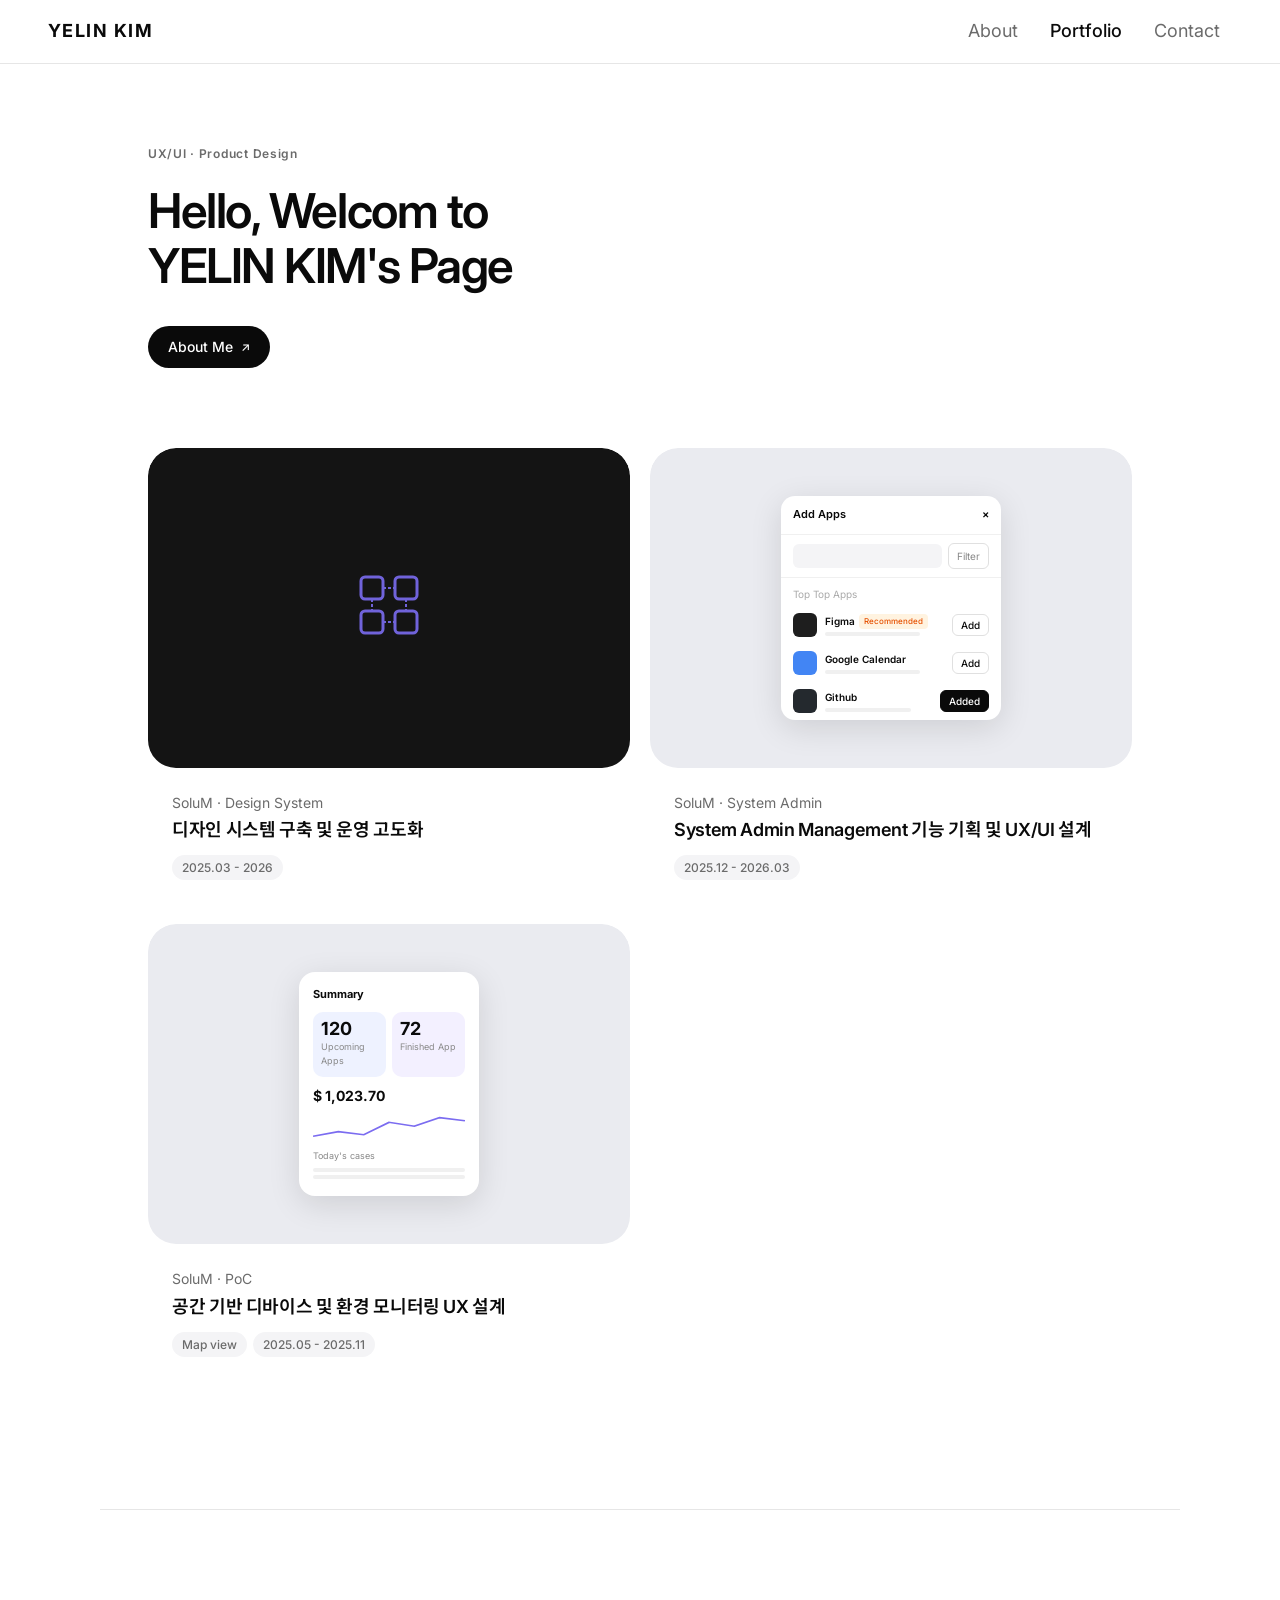
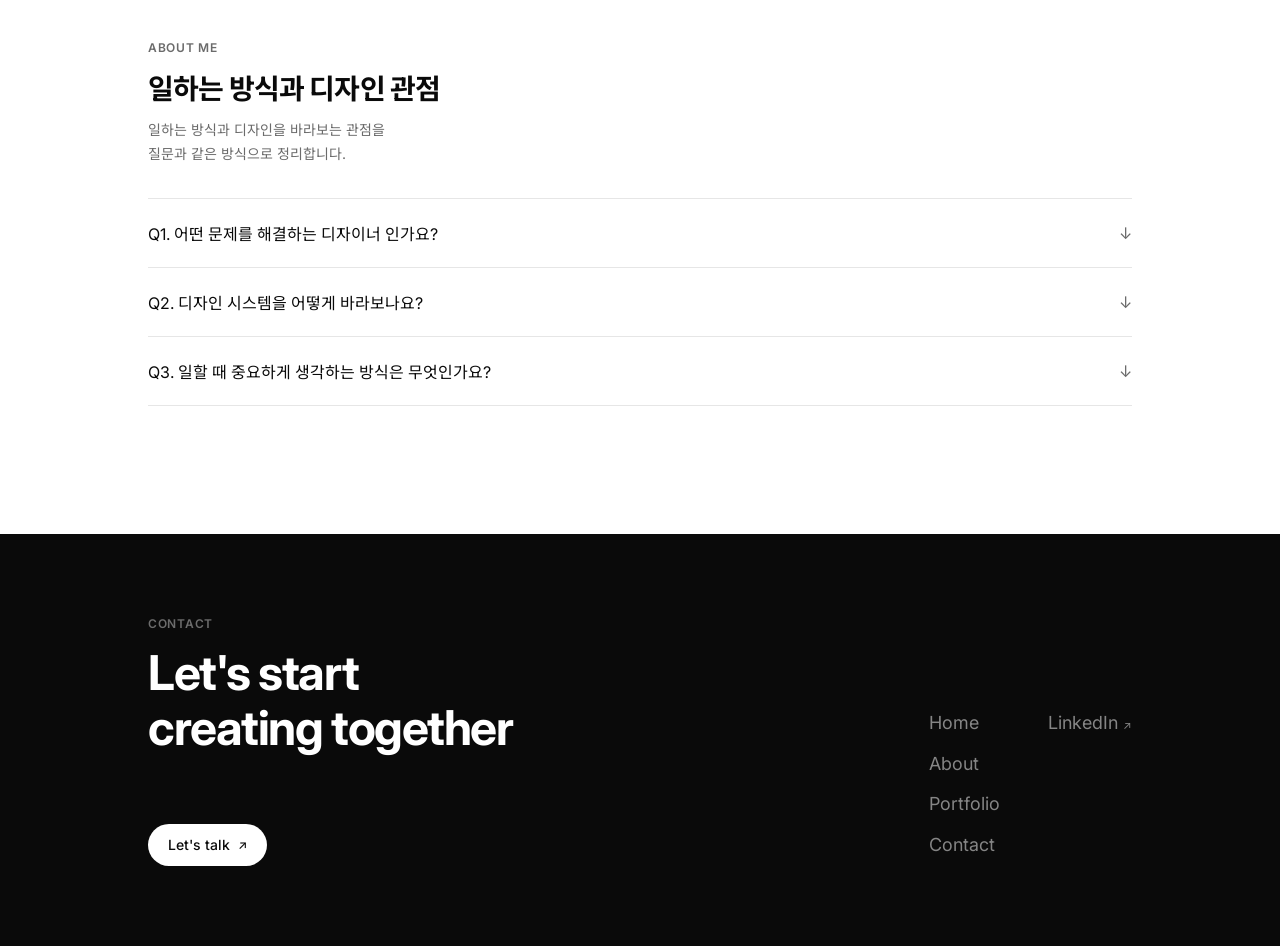
<file: index.html>
<!DOCTYPE html>
<html lang="ko">
<head>
  <meta charset="UTF-8" />
  <meta name="viewport" content="width=device-width, initial-scale=1.0" />
  <title>YELIN KIM — UX/UI Product Designer</title>
  <link rel="preconnect" href="https://fonts.googleapis.com" />
  <link rel="preconnect" href="https://fonts.gstatic.com" crossorigin />
  <link href="https://fonts.googleapis.com/css2?family=Inter:ital,opsz,wght@0,14..32,300;0,14..32,400;0,14..32,500;0,14..32,600;0,14..32,700&family=Noto+Sans+KR:wght@300;400;500;700&display=swap" rel="stylesheet" />
  <link rel="stylesheet" href="styles.css" />
</head>
<body>

  <!-- ── HEADER ──────────────────────────────── -->
  <header class="header">
    <a href="index.html" class="logo">YELIN KIM</a>
    <nav class="nav">
      <a href="about.html" class="nav-link">About</a>
      <a href="index.html" class="nav-link active">Portfolio</a>
      <a href="#contact"   class="nav-link">Contact</a>
    </nav>
  </header>

  <main>

    <!-- ── HERO ────────────────────────────────── -->
    <section class="hero">
      <p class="hero-eyebrow">UX/UI · Product Design</p>
      <h1 class="hero-title">Hello, Welcom to<br>YELIN KIM's Page</h1>
      <a href="about.html" class="pill-btn">About Me <span class="arrow">↗</span></a>
    </section>

    <!-- ── PORTFOLIO GRID ───────────────────────── -->
    <section class="portfolio">

      <!-- Row 01 -->
      <div class="card-row">

        <!-- Card 01 – SSP Design System -->
        <a href="ssp-design-system.html" class="card card--half">
          <div class="card-thumb card-thumb--dark">
            <div class="mock-branding">
              <svg viewBox="0 0 100 100" fill="none" xmlns="http://www.w3.org/2000/svg">
                <!-- grid / component symbol -->
                <rect x="22" y="22" width="22" height="22" rx="4" stroke="#7B6CF0" stroke-width="3"/>
                <rect x="56" y="22" width="22" height="22" rx="4" stroke="#7B6CF0" stroke-width="3"/>
                <rect x="22" y="56" width="22" height="22" rx="4" stroke="#7B6CF0" stroke-width="3"/>
                <rect x="56" y="56" width="22" height="22" rx="4" stroke="#7B6CF0" stroke-width="3"/>
                <line x1="44" y1="33" x2="56" y2="33" stroke="#7B6CF0" stroke-width="2" stroke-dasharray="3 2"/>
                <line x1="33" y1="44" x2="33" y2="56" stroke="#7B6CF0" stroke-width="2" stroke-dasharray="3 2"/>
                <line x1="67" y1="44" x2="67" y2="56" stroke="#7B6CF0" stroke-width="2" stroke-dasharray="3 2"/>
                <line x1="44" y1="67" x2="56" y2="67" stroke="#7B6CF0" stroke-width="2" stroke-dasharray="3 2"/>
              </svg>
            </div>
            <div class="card-corner-icon">↗</div>
          </div>
          <div class="card-meta">
            <span class="card-client">SoluM · Design System</span>
            <span class="card-title">디자인 시스템 구축 및 운영 고도화</span>
            <div class="card-labels">
              <span class="card-label">2025.03 - 2026</span>
            </div>
          </div>
        </a>

        <!-- Card 02 – SSP Admin Management -->
        <a href="ssp-admin.html" class="card card--half">
          <div class="card-thumb card-thumb--light">
            <div class="mock-plugin">
              <div class="mp-window">
                <div class="mp-bar">
                  <span class="mp-bar-title">Add Apps</span>
                  <span class="mp-bar-x">×</span>
                </div>
                <div class="mp-search">
                  <div class="mp-input"></div>
                  <div class="mp-filter">Filter</div>
                </div>
                <div class="mp-section-lbl">Top Top Apps</div>
                <div class="mp-item">
                  <div class="mp-icon mp-icon--fig"></div>
                  <div class="mp-info">
                    <div class="mp-name">Figma <span class="mp-badge">Recommended</span></div>
                    <div class="mp-desc"></div>
                  </div>
                  <button class="mp-btn">Add</button>
                </div>
                <div class="mp-item">
                  <div class="mp-icon mp-icon--gcal"></div>
                  <div class="mp-info">
                    <div class="mp-name">Google Calendar</div>
                    <div class="mp-desc"></div>
                  </div>
                  <button class="mp-btn">Add</button>
                </div>
                <div class="mp-item">
                  <div class="mp-icon mp-icon--gh"></div>
                  <div class="mp-info">
                    <div class="mp-name">Github</div>
                    <div class="mp-desc"></div>
                  </div>
                  <button class="mp-btn mp-btn--added">Added</button>
                </div>
              </div>
            </div>
            <div class="card-corner-icon dark">↗</div>
          </div>
          <div class="card-meta">
            <span class="card-client">SoluM · System Admin</span>
            <span class="card-title">System Admin Management 기능 기획 및 UX/UI 설계</span>
            <div class="card-labels">
              <span class="card-label">2025.12 - 2026.03</span>
            </div>
          </div>
        </a>

      </div><!-- /card-row -->

      <!-- Row 02 -->
      <div class="card-row">

        <!-- Card 03 – SSP POC -->
        <a href="ssp-poc.html" class="card card--half">
          <div class="card-thumb card-thumb--light">
            <div class="mock-health">
              <div class="mh-phone">
                <div class="mh-head">Summary</div>
                <div class="mh-stats">
                  <div class="mh-stat mh-stat--blue">
                    <div class="mh-stat-num">120</div>
                    <div class="mh-stat-lbl">Upcoming Apps</div>
                  </div>
                  <div class="mh-stat mh-stat--purple">
                    <div class="mh-stat-num">72</div>
                    <div class="mh-stat-lbl">Finished App</div>
                  </div>
                </div>
                <div class="mh-amount">$ 1,023.70</div>
                <div class="mh-chart">
                  <svg viewBox="0 0 120 36" preserveAspectRatio="none" fill="none">
                    <path d="M0 30 L20 24 L40 28 L60 12 L80 17 L100 6 L120 10" stroke="#7B6CF0" stroke-width="2"/>
                  </svg>
                </div>
                <div class="mh-lbl">Today's cases</div>
                <div class="mh-row"></div>
                <div class="mh-row"></div>
              </div>
            </div>
            <div class="card-corner-icon dark">↗</div>
          </div>
          <div class="card-meta">
            <span class="card-client">SoluM · PoC</span>
            <span class="card-title">공간 기반 디바이스 및 환경 모니터링 UX 설계</span>
            <div class="card-labels">
              <span class="card-label">Map view</span>
              <span class="card-label">2025.05 - 2025.11</span>
            </div>
          </div>
        </a>

      </div><!-- /card-row -->

    </section><!-- /portfolio -->

    <!-- ── ABOUT ACCORDION ────────────────────── -->
    <section class="accordion-section">
      <div class="accordion-header">
        <p class="eyebrow">About Me</p>
        <h2 class="accordion-heading">일하는 방식과 디자인 관점</h2>
        <p class="accordion-sub">일하는 방식과 디자인을 바라보는 관점을<br>질문과 같은 방식으로 정리합니다.</p>
      </div>
      <div class="accordion-list">
        <div class="accordion-item">
          <button class="accordion-trigger">
            <span>Q1. 어떤 문제를 해결하는 디자이너 인가요?</span>
            <span class="acc-icon">↓</span>
          </button>
          <div class="accordion-body">
            서비스의 목적과 사용자의 흐름이 만나는 지점에서, 기능적이면서도 오래 쓰기 편한 제품을 만들어갑니다. 복잡한 구조를 명확하게 정리하고, 사용자가 길을 잃지 않도록 설계하는 것에 집중합니다.
          </div>
        </div>
        <div class="accordion-item">
          <button class="accordion-trigger">
            <span>Q2. 디자인 시스템을 어떻게 바라보나요?</span>
            <span class="acc-icon">↓</span>
          </button>
          <div class="accordion-body">
            디자인 시스템은 단순한 컴포넌트 모음이 아니라, 팀 전체가 같은 언어로 대화할 수 있는 기반이라고 생각합니다. 확장 가능하고 일관된 경험을 위한 구조를 만드는 것에 관심이 많습니다.
          </div>
        </div>
        <div class="accordion-item">
          <button class="accordion-trigger">
            <span>Q3. 일할 때 중요하게 생각하는 방식은 무엇인가요?</span>
            <span class="acc-icon">↓</span>
          </button>
          <div class="accordion-body">
            아이디어를 명확한 전략으로 정리하고, 사용자의 흐름과 서비스의 목적을 함께 살피며 명확하고 지속 가능한 경험을 설계합니다.
          </div>
        </div>
      </div>
    </section>

  </main>

  <!-- ── FOOTER ─────────────────────────────── -->
  <footer class="footer" id="contact">
    <div class="footer-inner">
      <div class="footer-left">
        <p class="footer-eyebrow">Contact</p>
        <h2 class="footer-headline">Let's start<br>creating together</h2>
        <a href="mailto:hello@yelinkim.com" class="pill-btn pill-btn--light" style="align-self:flex-start;">Let's talk <span class="arrow">↗</span></a>
      </div>
      <nav class="footer-nav">
        <div class="footer-nav-col">
          <a href="index.html">Home</a>
          <a href="about.html">About</a>
          <a href="index.html">Portfolio</a>
          <a href="#contact">Contact</a>
        </div>
        <div class="footer-nav-col">
          <a href="https://www.linkedin.com/in/yelin-kim-73782921b?utm_source=share_via&utm_content=profile&utm_medium=member_ios" target="_blank">LinkedIn <span class="arrow">↗</span></a>
        </div>
      </nav>
    </div>
  </footer>

  <script src="main.js"></script>
</body>
</html>
</file>
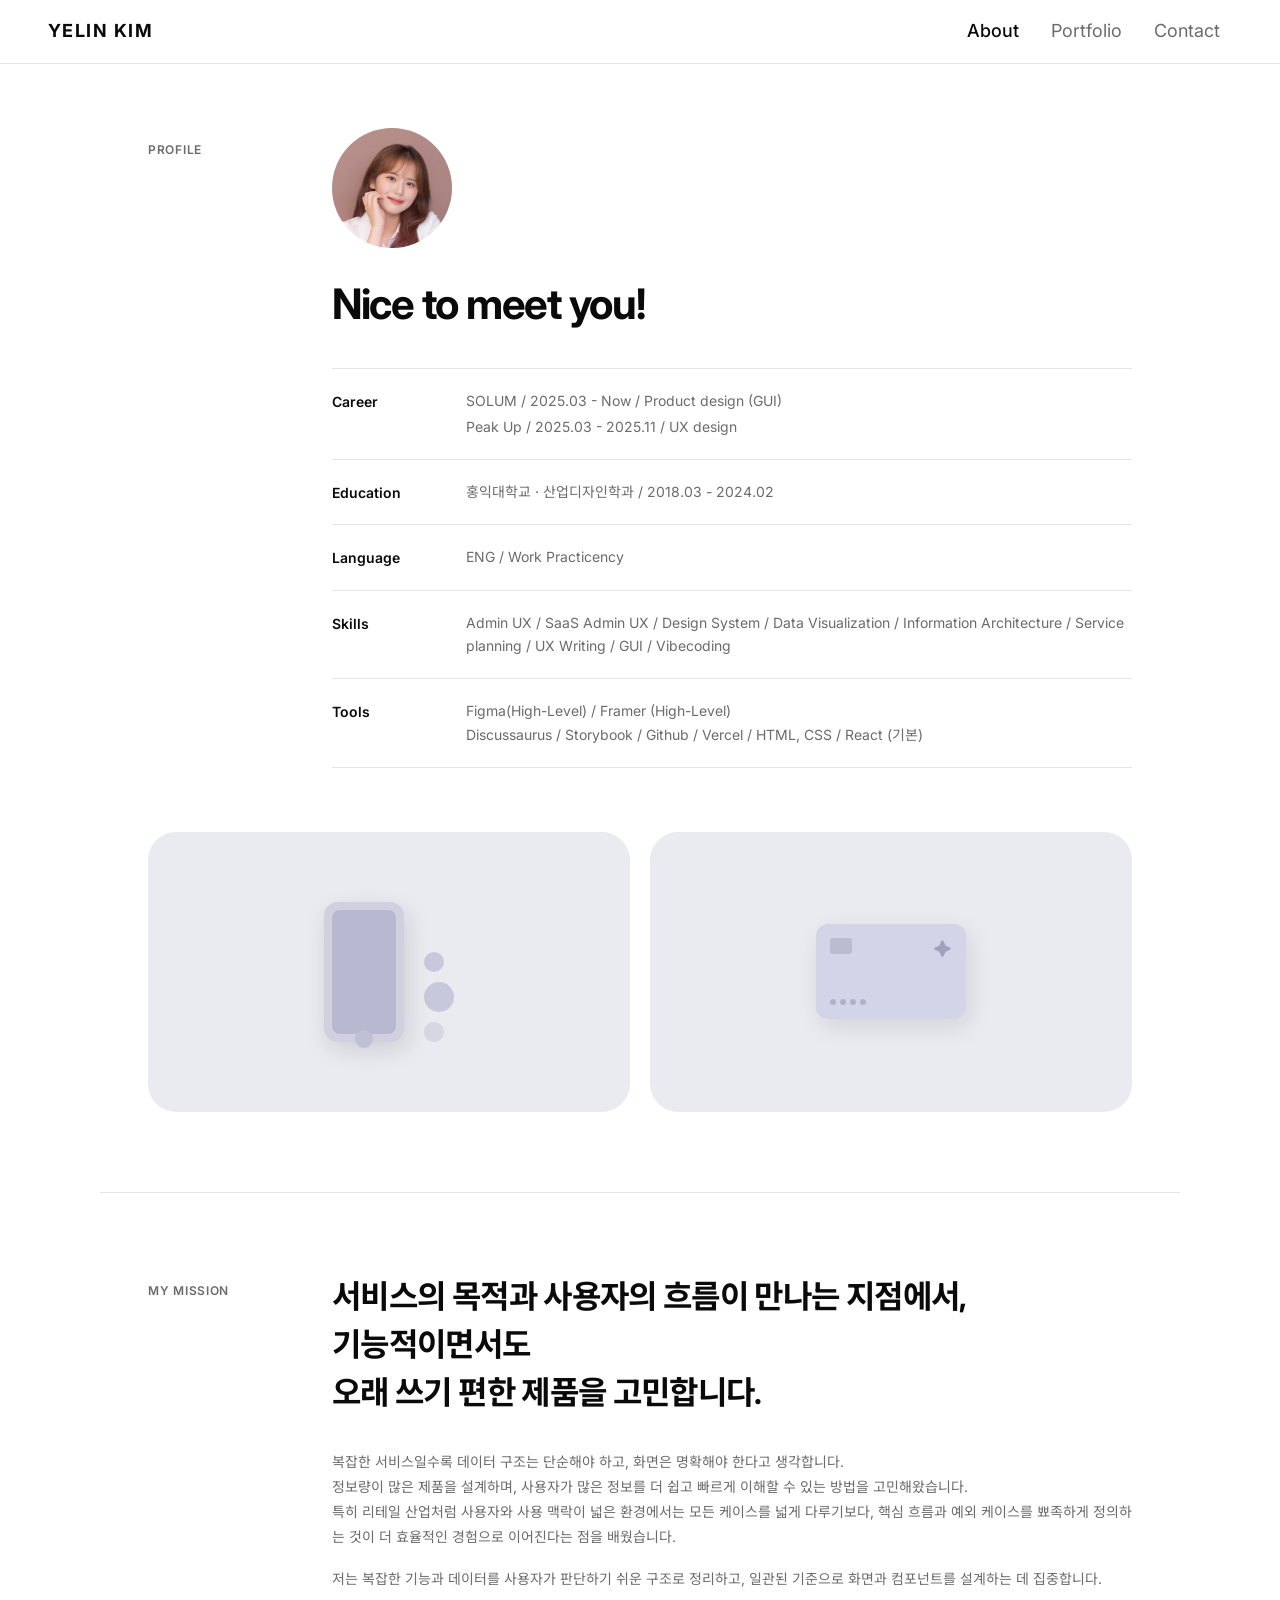
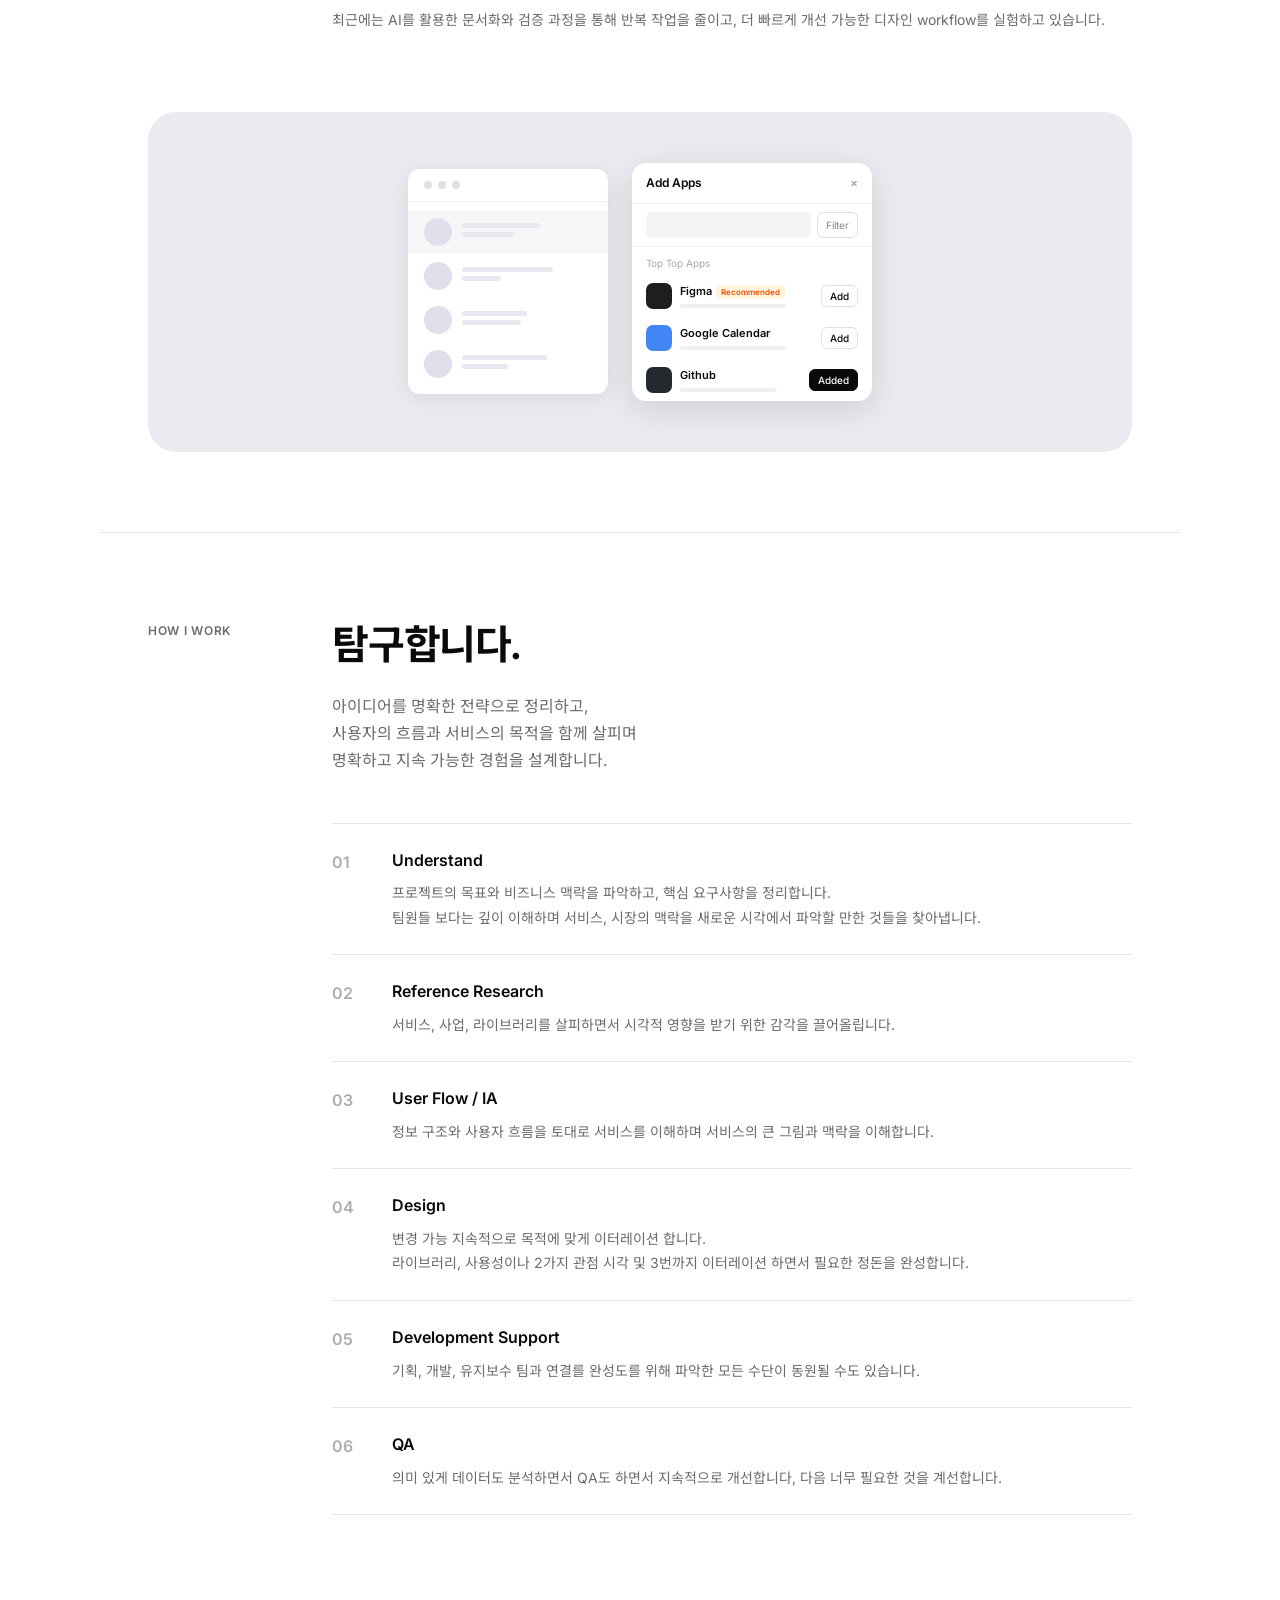
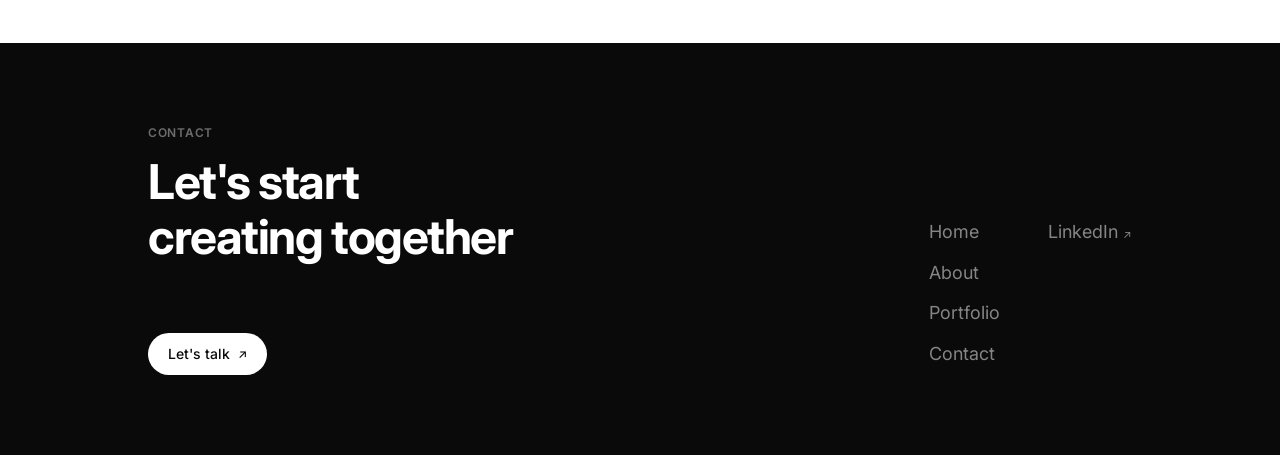
<file: about.html>
<!DOCTYPE html>
<html lang="ko">
<head>
  <meta charset="UTF-8" />
  <meta name="viewport" content="width=device-width, initial-scale=1.0" />
  <title>Profile — YELIN KIM</title>
  <link rel="preconnect" href="https://fonts.googleapis.com" />
  <link rel="preconnect" href="https://fonts.gstatic.com" crossorigin />
  <link href="https://fonts.googleapis.com/css2?family=Inter:ital,opsz,wght@0,14..32,300;0,14..32,400;0,14..32,500;0,14..32,600;0,14..32,700&family=Noto+Sans+KR:wght@300;400;500;700&display=swap" rel="stylesheet" />
  <link rel="stylesheet" href="styles.css" />
</head>
<body class="page-about">

  <!-- ── HEADER ──────────────────────────────── -->
  <header class="header">
    <a href="index.html" class="logo">YELIN KIM</a>
    <nav class="nav">
      <a href="about.html" class="nav-link active">About</a>
      <a href="index.html" class="nav-link">Portfolio</a>
      <a href="#contact"   class="nav-link">Contact</a>
    </nav>
  </header>

  <main>

    <!-- ── PROFILE INTRO ────────────────────── -->
    <section class="profile-intro">
      <div class="profile-intro__sidebar">
        <span class="sidebar-label">Profile</span>
      </div>
      <div class="profile-intro__content">
        <img src="profile.jpg" alt="Yelin Kim" class="profile-photo" />
        <h1 class="profile-greeting">Nice to meet you!</h1>

        <div class="info-grid">

          <div class="info-row">
            <h3 class="info-label">Career</h3>
            <div class="info-body">
              <p>SOLUM / 2025.03 - Now / Product design (GUI)</p>
              <p>Peak Up / 2025.03 - 2025.11 / UX design</p>
            </div>
          </div>

          <div class="info-row">
            <h3 class="info-label">Education</h3>
            <div class="info-body">
              <p>홍익대학교 · 산업디자인학과 / 2018.03 - 2024.02</p>
            </div>
          </div>

          <div class="info-row">
            <h3 class="info-label">Language</h3>
            <div class="info-body">
              <p>ENG / Work Practicency</p>
            </div>
          </div>

          <div class="info-row">
            <h3 class="info-label">Skills</h3>
            <div class="info-body">
              <p>Admin UX / SaaS Admin UX / Design System / Data Visualization / Information Architecture / Service planning / UX Writing / GUI / Vibecoding</p>
            </div>
          </div>

          <div class="info-row">
            <h3 class="info-label">Tools</h3>
            <div class="info-body">
              <p>Figma(High-Level) / Framer (High-Level)<br>Discussaurus / Storybook / Github / Vercel / HTML, CSS / React (기본)</p>
            </div>
          </div>

        </div>
      </div>
    </section>

    <!-- ── PRODUCT IMAGES ───────────────────── -->
    <section class="product-images">
      <div class="product-img-card product-img-card--light">
        <div class="pi-mock pi-mock--phone">
          <div class="pi-phone-body">
            <div class="pi-phone-screen"></div>
            <div class="pi-phone-button"></div>
          </div>
          <div class="pi-phone-parts">
            <div class="pi-part pi-part--sm"></div>
            <div class="pi-part pi-part--md"></div>
            <div class="pi-part pi-part--lg"></div>
          </div>
        </div>
      </div>
      <div class="product-img-card product-img-card--light">
        <div class="pi-mock pi-mock--card">
          <div class="pi-card-body">
            <div class="pi-card-chip"></div>
            <div class="pi-card-icon">✦</div>
            <div class="pi-card-dots">
              <span></span><span></span><span></span><span></span>
            </div>
          </div>
        </div>
      </div>
    </section>

    <!-- ── MY MISSION ───────────────────────── -->
    <section class="mission-section">
      <div class="mission-section__sidebar">
        <span class="sidebar-label">My Mission</span>
      </div>
      <div class="mission-section__content">
        <p class="mission-text">
          서비스의 목적과 사용자의 흐름이 만나는 지점에서,<br>
          기능적이면서도<br>
          오래 쓰기 편한 제품을 고민합니다.
        </p>
        <div class="mission-desc">
          <p>복잡한 서비스일수록 데이터 구조는 단순해야 하고, 화면은 명확해야 한다고 생각합니다.<br>
          정보량이 많은 제품을 설계하며, 사용자가 많은 정보를 더 쉽고 빠르게 이해할 수 있는 방법을 고민해왔습니다.<br>
          특히 리테일 산업처럼 사용자와 사용 맥락이 넓은 환경에서는 모든 케이스를 넓게 다루기보다, 핵심 흐름과 예외 케이스를 뾰족하게 정의하는 것이 더 효율적인 경험으로 이어진다는 점을 배웠습니다.</p>
          <p>저는 복잡한 기능과 데이터를 사용자가 판단하기 쉬운 구조로 정리하고, 일관된 기준으로 화면과 컴포넌트를 설계하는 데 집중합니다.</p>
          <p>최근에는 AI를 활용한 문서화와 검증 과정을 통해 반복 작업을 줄이고, 더 빠르게 개선 가능한 디자인 workflow를 실험하고 있습니다.</p>
        </div>
      </div>
    </section>

    <!-- ── APP SCREENSHOT ───────────────────── -->
    <section class="app-screenshot">
      <div class="app-screenshot__wrap">
        <!-- Left panel – file/folder list -->
        <div class="app-panel app-panel--list">
          <div class="ap-header">
            <div class="ap-header-row">
              <div class="ap-dot"></div>
              <div class="ap-dot"></div>
              <div class="ap-dot"></div>
            </div>
          </div>
          <div class="ap-rows">
            <div class="ap-row ap-row--active">
              <div class="ap-avatar"></div>
              <div class="ap-lines"><div class="ap-line w60"></div><div class="ap-line w40"></div></div>
            </div>
            <div class="ap-row">
              <div class="ap-avatar"></div>
              <div class="ap-lines"><div class="ap-line w70"></div><div class="ap-line w30"></div></div>
            </div>
            <div class="ap-row">
              <div class="ap-avatar"></div>
              <div class="ap-lines"><div class="ap-line w50"></div><div class="ap-line w45"></div></div>
            </div>
            <div class="ap-row">
              <div class="ap-avatar"></div>
              <div class="ap-lines"><div class="ap-line w65"></div><div class="ap-line w35"></div></div>
            </div>
          </div>
        </div>

        <!-- Right panel – Add Apps plugin -->
        <div class="app-panel app-panel--plugin">
          <div class="plugin-window">
            <div class="pw-bar">
              <span>Add Apps</span>
              <span class="pw-x">×</span>
            </div>
            <div class="pw-search">
              <div class="pw-input"></div>
              <div class="pw-filter">Filter</div>
            </div>
            <div class="pw-lbl">Top Top Apps</div>
            <div class="pw-item">
              <div class="pw-icon pw-icon--fig"></div>
              <div class="pw-info">
                <div class="pw-name">Figma <span class="pw-badge">Recommended</span></div>
                <div class="pw-desc"></div>
              </div>
              <button class="pw-btn">Add</button>
            </div>
            <div class="pw-item">
              <div class="pw-icon pw-icon--gcal"></div>
              <div class="pw-info">
                <div class="pw-name">Google Calendar</div>
                <div class="pw-desc"></div>
              </div>
              <button class="pw-btn">Add</button>
            </div>
            <div class="pw-item">
              <div class="pw-icon pw-icon--gh"></div>
              <div class="pw-info">
                <div class="pw-name">Github</div>
                <div class="pw-desc"></div>
              </div>
              <button class="pw-btn pw-btn--added">Added</button>
            </div>
          </div>
        </div>
      </div>
    </section>

    <!-- ── HOW I WORK ───────────────────────── -->
    <section class="how-section">
      <div class="how-section__sidebar">
        <span class="sidebar-label">How I Work</span>
      </div>
      <div class="how-section__content">
        <h2 class="how-title">탐구합니다.</h2>
        <p class="how-desc">
          아이디어를 명확한 전략으로 정리하고,<br>
          사용자의 흐름과 서비스의 목적을 함께 살피며<br>
          명확하고 지속 가능한 경험을 설계합니다.
        </p>

        <ol class="process-list">
          <li class="process-item">
            <span class="process-num">01</span>
            <div class="process-body">
              <h4 class="process-name">Understand</h4>
              <p class="process-desc">프로젝트의 목표와 비즈니스 맥락을 파악하고, 핵심 요구사항을 정리합니다.<br>팀원들 보다는 깊이 이해하며 서비스, 시장의 맥락을 새로운 시각에서 파악할 만한 것들을 찾아냅니다.</p>
            </div>
          </li>
          <li class="process-item">
            <span class="process-num">02</span>
            <div class="process-body">
              <h4 class="process-name">Reference Research</h4>
              <p class="process-desc">서비스, 사업, 라이브러리를 살피하면서 시각적 영향을 받기 위한 감각을 끌어올립니다.</p>
            </div>
          </li>
          <li class="process-item">
            <span class="process-num">03</span>
            <div class="process-body">
              <h4 class="process-name">User Flow / IA</h4>
              <p class="process-desc">정보 구조와 사용자 흐름을 토대로 서비스를 이해하며 서비스의 큰 그림과 맥락을 이해합니다.</p>
            </div>
          </li>
          <li class="process-item">
            <span class="process-num">04</span>
            <div class="process-body">
              <h4 class="process-name">Design</h4>
              <p class="process-desc">변경 가능 지속적으로 목적에 맞게 이터레이션 합니다.<br>라이브러리, 사용성이나 2가지 관점 시각 및 3번까지 이터레이션 하면서 필요한 정돈을 완성합니다.</p>
            </div>
          </li>
          <li class="process-item">
            <span class="process-num">05</span>
            <div class="process-body">
              <h4 class="process-name">Development Support</h4>
              <p class="process-desc">기획, 개발, 유지보수 팀과 연결를 완성도를 위해 파악한 모든 수단이 동원될 수도 있습니다.</p>
            </div>
          </li>
          <li class="process-item">
            <span class="process-num">06</span>
            <div class="process-body">
              <h4 class="process-name">QA</h4>
              <p class="process-desc">의미 있게 데이터도 분석하면서 QA도 하면서 지속적으로 개선합니다, 다음 너무 필요한 것을 계선합니다.</p>
            </div>
          </li>
        </ol>

      </div>
    </section>

  </main>

  <!-- ── FOOTER ─────────────────────────────── -->
  <footer class="footer" id="contact">
    <div class="footer-inner">
      <div class="footer-left">
        <p class="footer-eyebrow">Contact</p>
        <h2 class="footer-headline">Let's start<br>creating together</h2>
        <a href="mailto:hello@yelinkim.com" class="pill-btn pill-btn--light" style="align-self:flex-start;">Let's talk <span class="arrow">↗</span></a>
      </div>
      <nav class="footer-nav">
        <div class="footer-nav-col">
          <a href="index.html">Home</a>
          <a href="about.html">About</a>
          <a href="index.html">Portfolio</a>
          <a href="#contact">Contact</a>
        </div>
        <div class="footer-nav-col">
          <a href="https://www.linkedin.com/in/yelin-kim-73782921b?utm_source=share_via&utm_content=profile&utm_medium=member_ios" target="_blank">LinkedIn <span class="arrow">↗</span></a>
        </div>
      </nav>
    </div>
  </footer>

  <script src="main.js"></script>
</body>
</html>
</file>
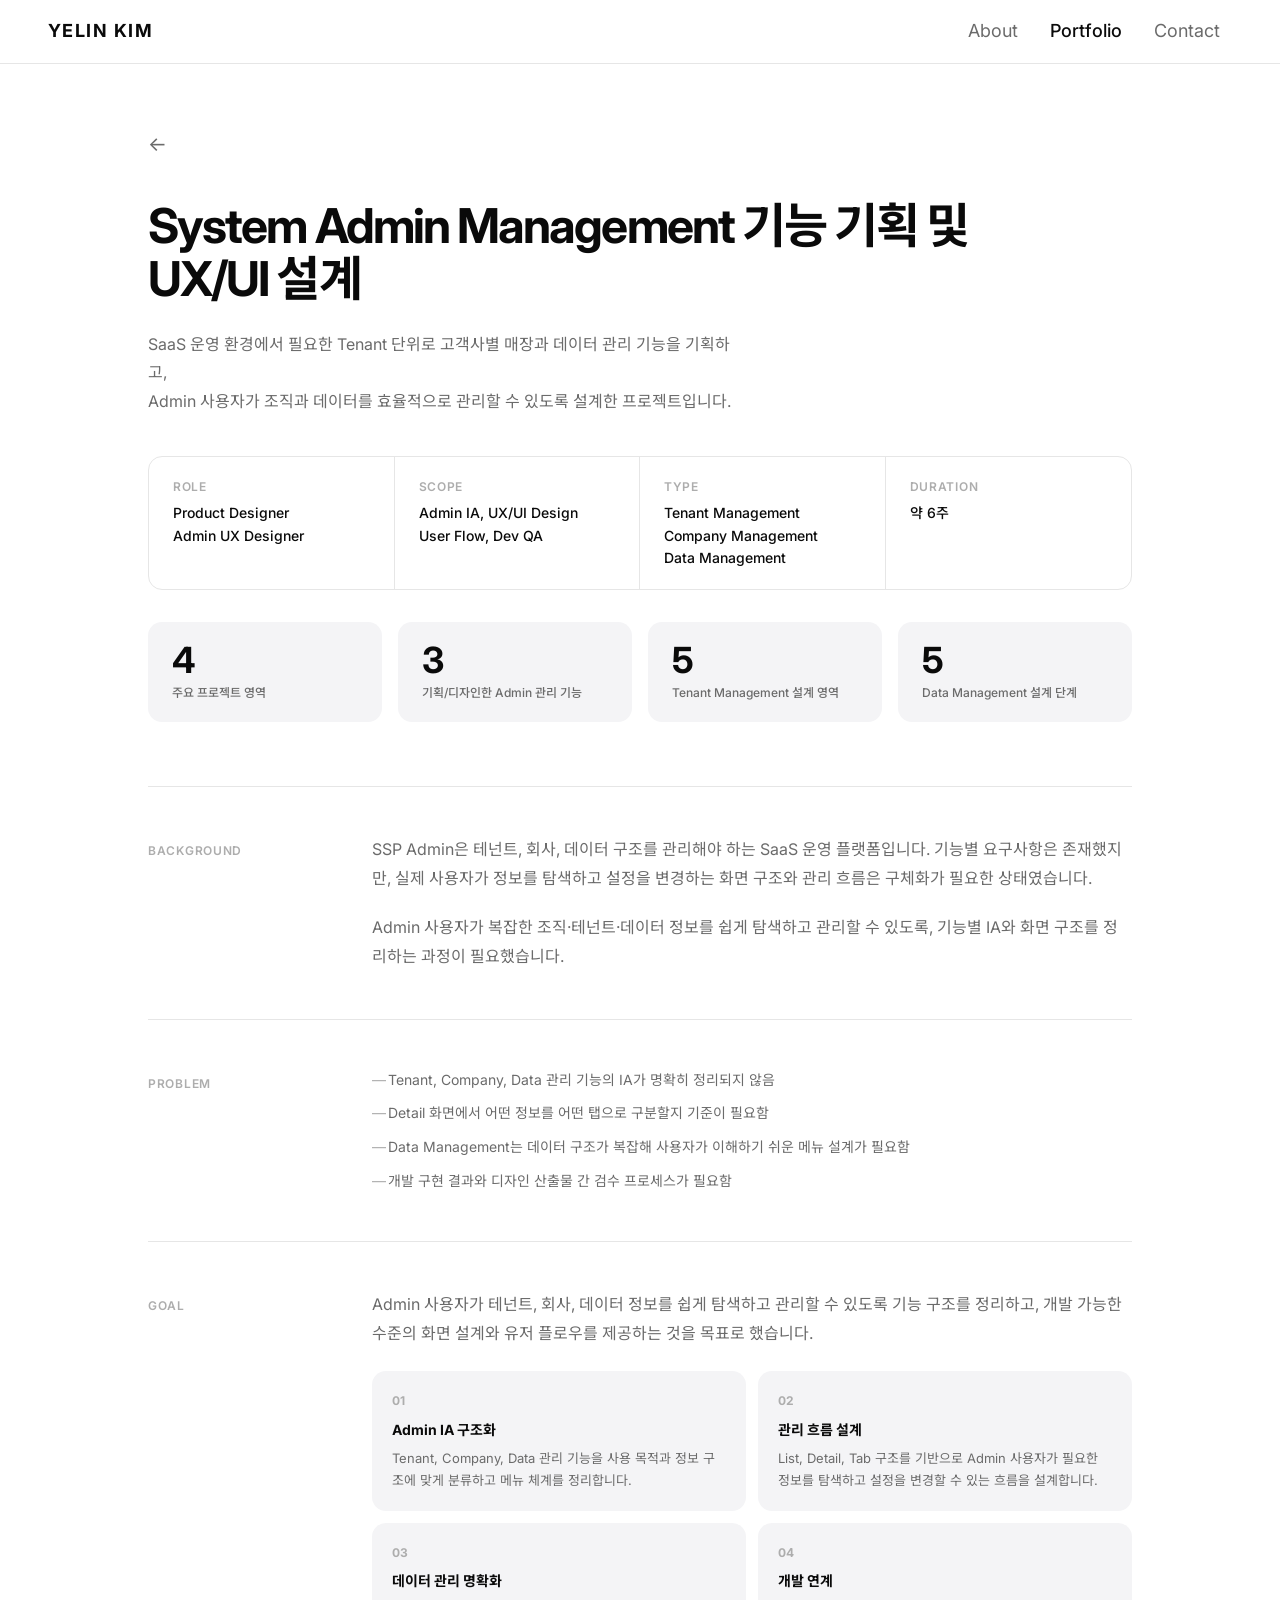
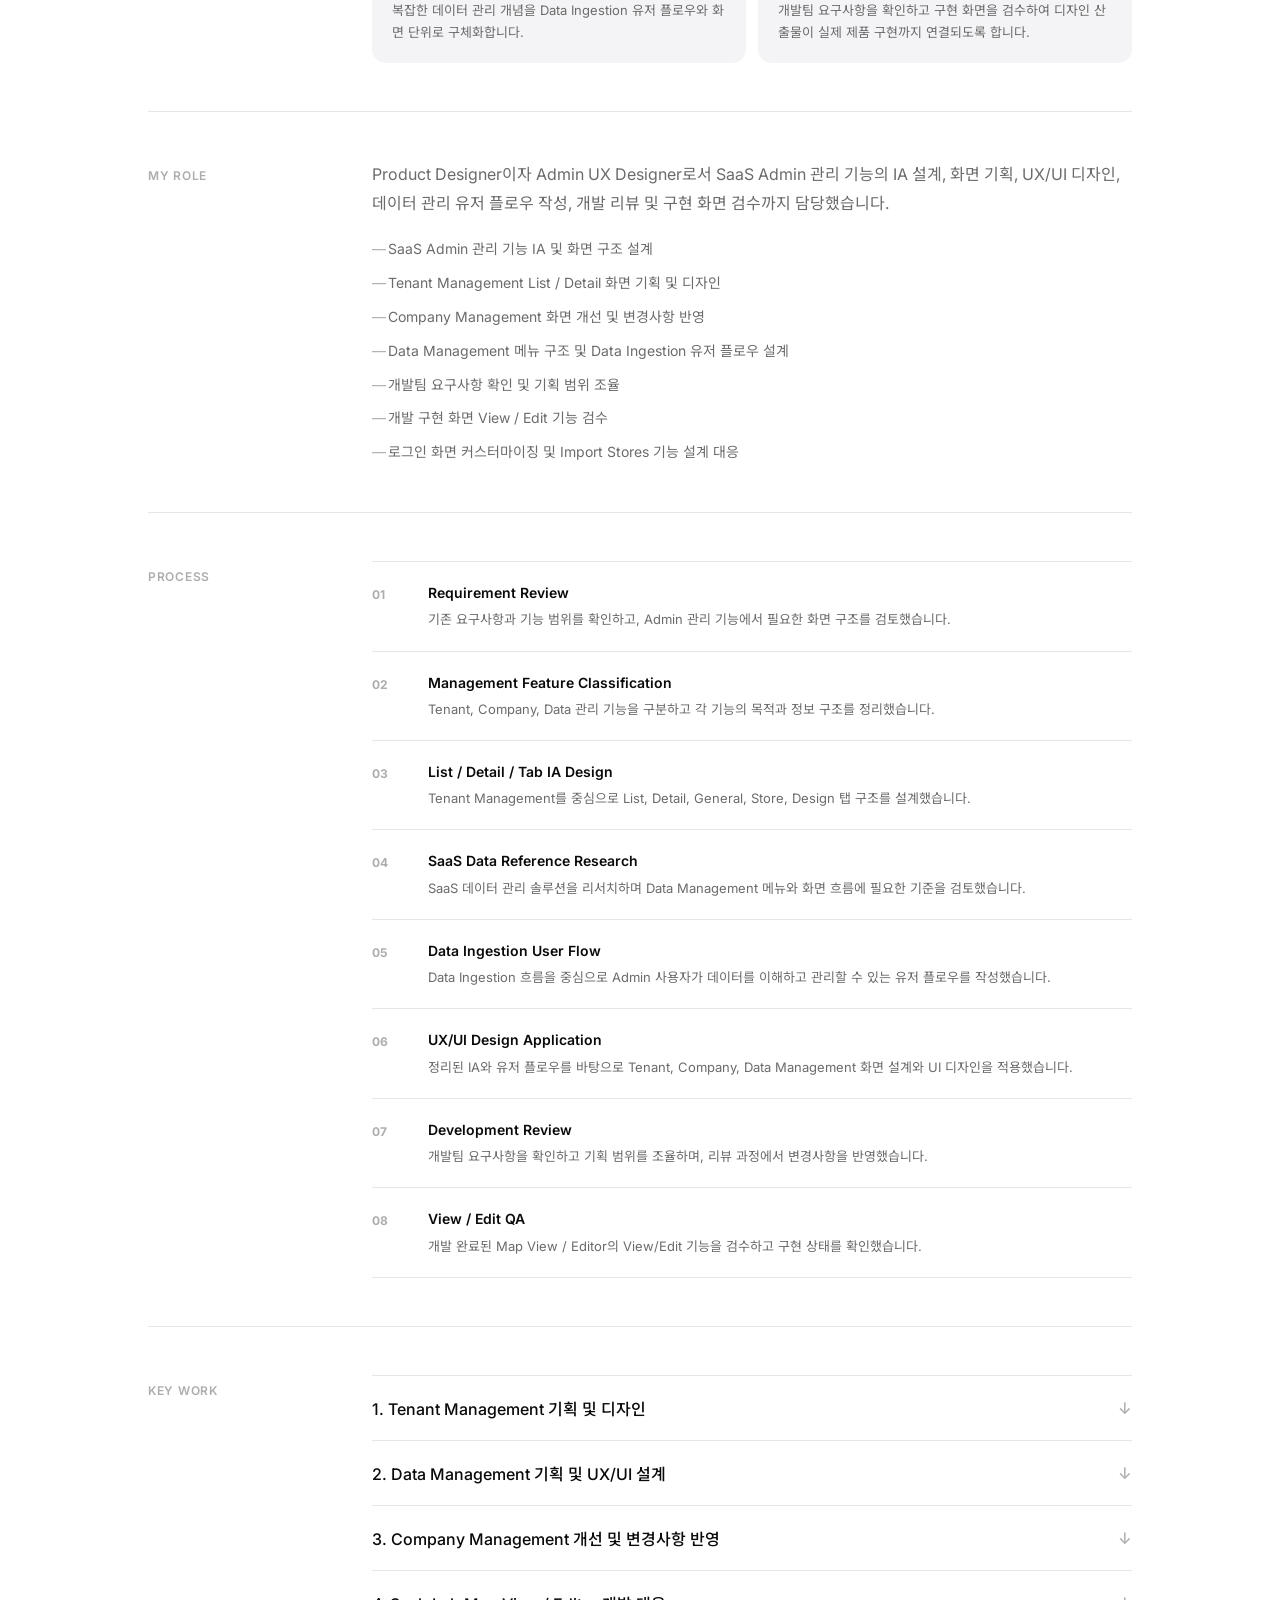
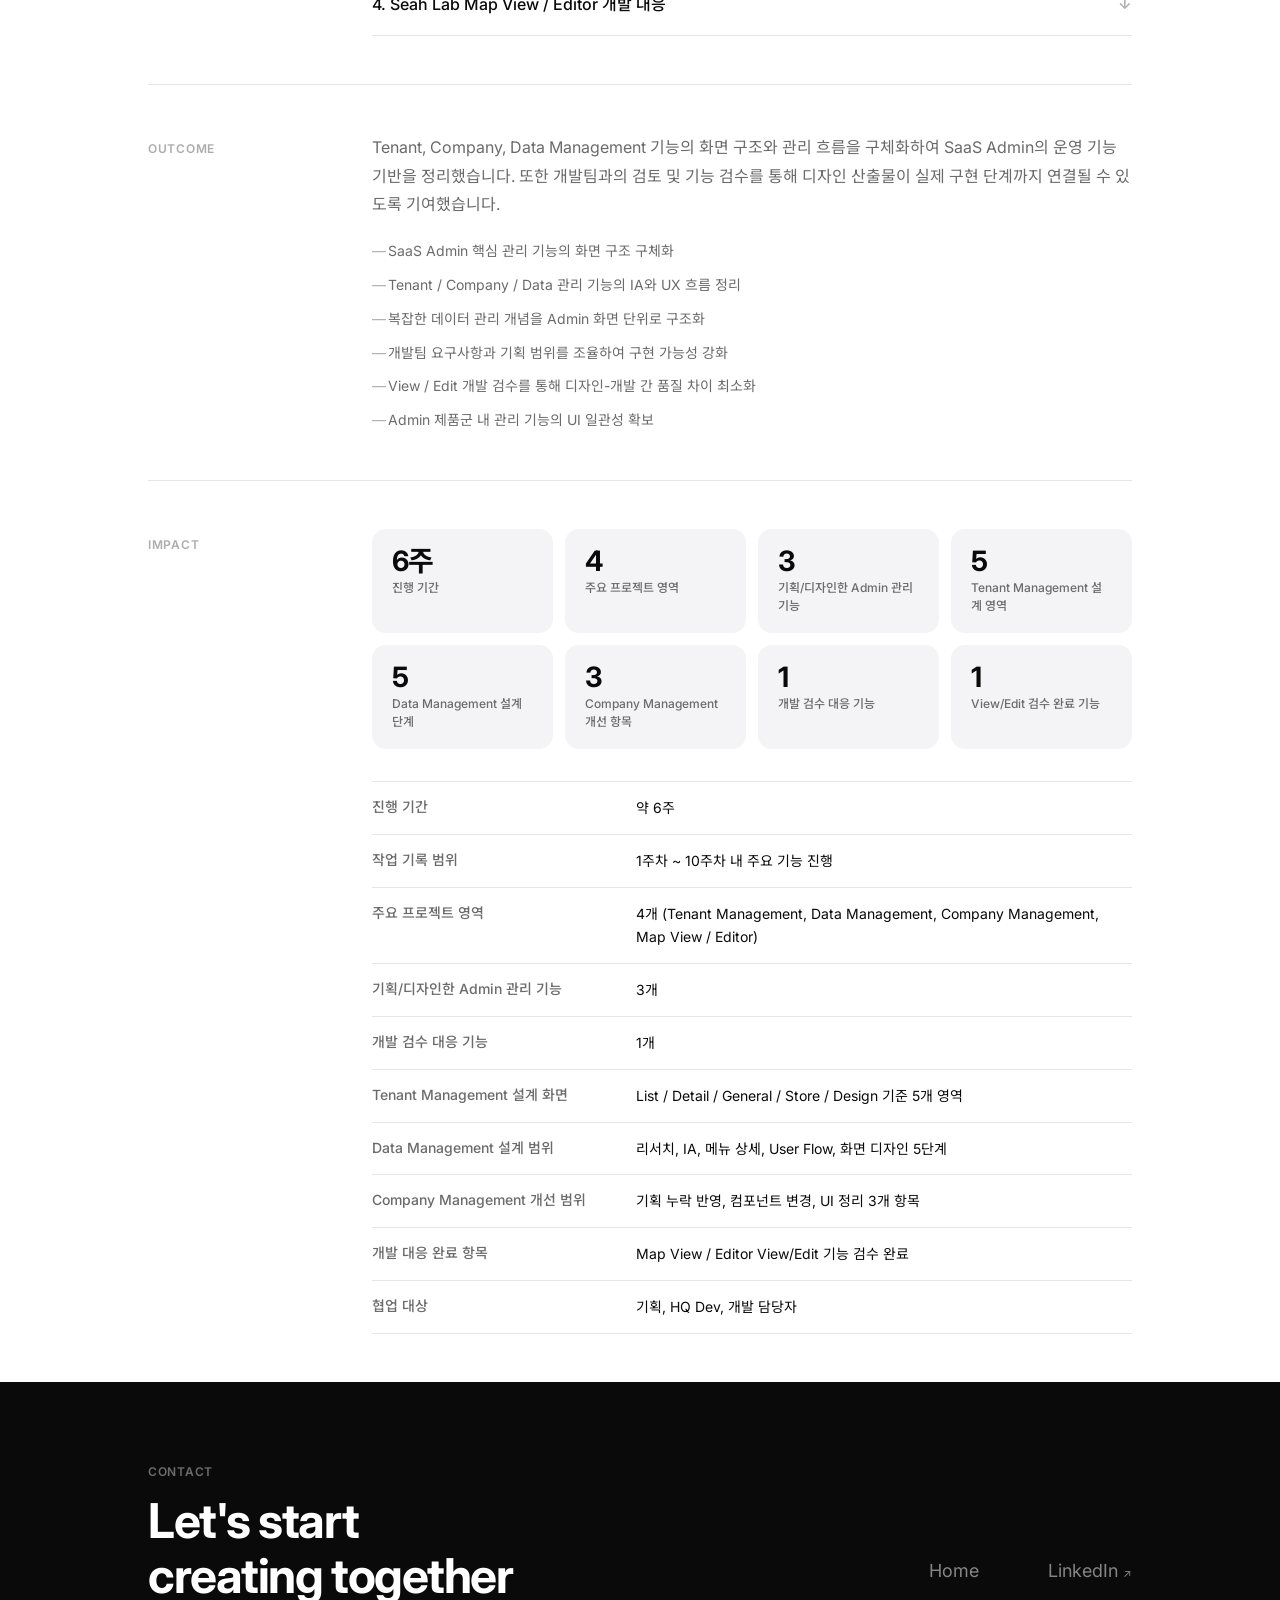
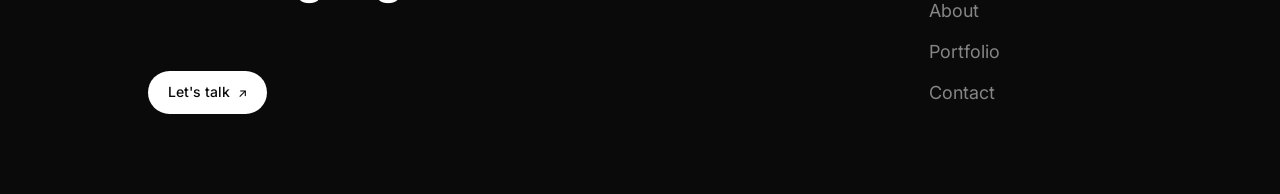
<file: ssp-admin.html>
<!DOCTYPE html>
<html lang="ko">
<head>
  <meta charset="UTF-8" />
  <meta name="viewport" content="width=device-width, initial-scale=1.0" />
  <title>SSP Admin Management — YELIN KIM</title>
  <link rel="preconnect" href="https://fonts.googleapis.com" />
  <link rel="preconnect" href="https://fonts.gstatic.com" crossorigin />
  <link href="https://fonts.googleapis.com/css2?family=Inter:ital,opsz,wght@0,14..32,300;0,14..32,400;0,14..32,500;0,14..32,600;0,14..32,700&family=Noto+Sans+KR:wght@300;400;500;700&display=swap" rel="stylesheet" />
  <link rel="stylesheet" href="styles.css" />
</head>
<body>

  <!-- ── HEADER ──────────────────────────────── -->
  <header class="header">
    <a href="index.html" class="logo">YELIN KIM</a>
    <nav class="nav">
      <a href="about.html"  class="nav-link">About</a>
      <a href="index.html"  class="nav-link active">Portfolio</a>
      <a href="index.html#contact" class="nav-link">Contact</a>
    </nav>
  </header>

  <main class="detail-main">

    <!-- ── HERO ─────────────────────────────── -->
    <section class="dp-hero">
      <a href="index.html" class="dp-back">←</a>
      <p class="dp-eyebrow">SaaS Admin · Management UX · IA · UX/UI Design</p>
      <h1 class="dp-title">System Admin Management 기능 기획 및<br>UX/UI 설계</h1>
      <p class="dp-summary">SaaS 운영 환경에서 필요한 Tenant 단위로 고객사별 매장과 데이터 관리 기능을 기획하고,<br>Admin 사용자가 조직과 데이터를 효율적으로 관리할 수 있도록 설계한 프로젝트입니다.</p>

      <div class="dp-meta-grid">
        <div class="dp-meta-item">
          <span class="dp-meta-label">Role</span>
          <span class="dp-meta-value">Product Designer<br>Admin UX Designer</span>
        </div>
        <div class="dp-meta-item">
          <span class="dp-meta-label">Scope</span>
          <span class="dp-meta-value">Admin IA, UX/UI Design<br>User Flow, Dev QA</span>
        </div>
        <div class="dp-meta-item">
          <span class="dp-meta-label">Type</span>
          <span class="dp-meta-value">Tenant Management<br>Company Management<br>Data Management</span>
        </div>
        <div class="dp-meta-item">
          <span class="dp-meta-label">Duration</span>
          <span class="dp-meta-value">약 6주</span>
        </div>
      </div>

      <div class="dp-highlight-grid">
        <div class="dp-highlight">
          <span class="dp-highlight-num">4</span>
          <span class="dp-highlight-lbl">주요 프로젝트 영역</span>
        </div>
        <div class="dp-highlight">
          <span class="dp-highlight-num">3</span>
          <span class="dp-highlight-lbl">기획/디자인한 Admin 관리 기능</span>
        </div>
        <div class="dp-highlight">
          <span class="dp-highlight-num">5</span>
          <span class="dp-highlight-lbl">Tenant Management 설계 영역</span>
        </div>
        <div class="dp-highlight">
          <span class="dp-highlight-num">5</span>
          <span class="dp-highlight-lbl">Data Management 설계 단계</span>
        </div>
      </div>
    </section>

    <!-- ── BACKGROUND ───────────────────────── -->
    <section class="dp-section">
      <div class="dp-section-inner">
        <div class="dp-section-sidebar">
          <span class="dp-section-label">Background</span>
        </div>
        <div class="dp-section-body">
          <p class="dp-body-text">SSP Admin은 테넌트, 회사, 데이터 구조를 관리해야 하는 SaaS 운영 플랫폼입니다. 기능별 요구사항은 존재했지만, 실제 사용자가 정보를 탐색하고 설정을 변경하는 화면 구조와 관리 흐름은 구체화가 필요한 상태였습니다.</p>
          <p class="dp-body-text">Admin 사용자가 복잡한 조직·테넌트·데이터 정보를 쉽게 탐색하고 관리할 수 있도록, 기능별 IA와 화면 구조를 정리하는 과정이 필요했습니다.</p>
        </div>
      </div>
    </section>

    <!-- ── PROBLEM ──────────────────────────── -->
    <section class="dp-section">
      <div class="dp-section-inner">
        <div class="dp-section-sidebar">
          <span class="dp-section-label">Problem</span>
        </div>
        <div class="dp-section-body">
          <ul class="dp-list">
            <li>Tenant, Company, Data 관리 기능의 IA가 명확히 정리되지 않음</li>
            <li>Detail 화면에서 어떤 정보를 어떤 탭으로 구분할지 기준이 필요함</li>
            <li>Data Management는 데이터 구조가 복잡해 사용자가 이해하기 쉬운 메뉴 설계가 필요함</li>
            <li>개발 구현 결과와 디자인 산출물 간 검수 프로세스가 필요함</li>
          </ul>
        </div>
      </div>
    </section>

    <!-- ── GOAL ─────────────────────────────── -->
    <section class="dp-section">
      <div class="dp-section-inner">
        <div class="dp-section-sidebar">
          <span class="dp-section-label">Goal</span>
        </div>
        <div class="dp-section-body">
          <p class="dp-body-text">Admin 사용자가 테넌트, 회사, 데이터 정보를 쉽게 탐색하고 관리할 수 있도록 기능 구조를 정리하고, 개발 가능한 수준의 화면 설계와 유저 플로우를 제공하는 것을 목표로 했습니다.</p>
          <div class="dp-card-grid">
            <div class="dp-card">
              <span class="dp-card-num">01</span>
              <p class="dp-card-title">Admin IA 구조화</p>
              <p class="dp-card-desc">Tenant, Company, Data 관리 기능을 사용 목적과 정보 구조에 맞게 분류하고 메뉴 체계를 정리합니다.</p>
            </div>
            <div class="dp-card">
              <span class="dp-card-num">02</span>
              <p class="dp-card-title">관리 흐름 설계</p>
              <p class="dp-card-desc">List, Detail, Tab 구조를 기반으로 Admin 사용자가 필요한 정보를 탐색하고 설정을 변경할 수 있는 흐름을 설계합니다.</p>
            </div>
            <div class="dp-card">
              <span class="dp-card-num">03</span>
              <p class="dp-card-title">데이터 관리 명확화</p>
              <p class="dp-card-desc">복잡한 데이터 관리 개념을 Data Ingestion 유저 플로우와 화면 단위로 구체화합니다.</p>
            </div>
            <div class="dp-card">
              <span class="dp-card-num">04</span>
              <p class="dp-card-title">개발 연계</p>
              <p class="dp-card-desc">개발팀 요구사항을 확인하고 구현 화면을 검수하여 디자인 산출물이 실제 제품 구현까지 연결되도록 합니다.</p>
            </div>
          </div>
        </div>
      </div>
    </section>

    <!-- ── MY ROLE ──────────────────────────── -->
    <section class="dp-section">
      <div class="dp-section-inner">
        <div class="dp-section-sidebar">
          <span class="dp-section-label">My Role</span>
        </div>
        <div class="dp-section-body">
          <p class="dp-body-text">Product Designer이자 Admin UX Designer로서 SaaS Admin 관리 기능의 IA 설계, 화면 기획, UX/UI 디자인, 데이터 관리 유저 플로우 작성, 개발 리뷰 및 구현 화면 검수까지 담당했습니다.</p>
          <ul class="dp-role-list">
            <li>SaaS Admin 관리 기능 IA 및 화면 구조 설계</li>
            <li>Tenant Management List / Detail 화면 기획 및 디자인</li>
            <li>Company Management 화면 개선 및 변경사항 반영</li>
            <li>Data Management 메뉴 구조 및 Data Ingestion 유저 플로우 설계</li>
            <li>개발팀 요구사항 확인 및 기획 범위 조율</li>
            <li>개발 구현 화면 View / Edit 기능 검수</li>
            <li>로그인 화면 커스터마이징 및 Import Stores 기능 설계 대응</li>
          </ul>
        </div>
      </div>
    </section>

    <!-- ── PROCESS ──────────────────────────── -->
    <section class="dp-section">
      <div class="dp-section-inner">
        <div class="dp-section-sidebar">
          <span class="dp-section-label">Process</span>
        </div>
        <div class="dp-section-body">
          <div class="dp-process-list">
            <div class="dp-process-item">
              <span class="dp-process-num">01</span>
              <div>
                <p class="dp-process-title">Requirement Review</p>
                <p class="dp-process-desc">기존 요구사항과 기능 범위를 확인하고, Admin 관리 기능에서 필요한 화면 구조를 검토했습니다.</p>
              </div>
            </div>
            <div class="dp-process-item">
              <span class="dp-process-num">02</span>
              <div>
                <p class="dp-process-title">Management Feature Classification</p>
                <p class="dp-process-desc">Tenant, Company, Data 관리 기능을 구분하고 각 기능의 목적과 정보 구조를 정리했습니다.</p>
              </div>
            </div>
            <div class="dp-process-item">
              <span class="dp-process-num">03</span>
              <div>
                <p class="dp-process-title">List / Detail / Tab IA Design</p>
                <p class="dp-process-desc">Tenant Management를 중심으로 List, Detail, General, Store, Design 탭 구조를 설계했습니다.</p>
              </div>
            </div>
            <div class="dp-process-item">
              <span class="dp-process-num">04</span>
              <div>
                <p class="dp-process-title">SaaS Data Reference Research</p>
                <p class="dp-process-desc">SaaS 데이터 관리 솔루션을 리서치하며 Data Management 메뉴와 화면 흐름에 필요한 기준을 검토했습니다.</p>
              </div>
            </div>
            <div class="dp-process-item">
              <span class="dp-process-num">05</span>
              <div>
                <p class="dp-process-title">Data Ingestion User Flow</p>
                <p class="dp-process-desc">Data Ingestion 흐름을 중심으로 Admin 사용자가 데이터를 이해하고 관리할 수 있는 유저 플로우를 작성했습니다.</p>
              </div>
            </div>
            <div class="dp-process-item">
              <span class="dp-process-num">06</span>
              <div>
                <p class="dp-process-title">UX/UI Design Application</p>
                <p class="dp-process-desc">정리된 IA와 유저 플로우를 바탕으로 Tenant, Company, Data Management 화면 설계와 UI 디자인을 적용했습니다.</p>
              </div>
            </div>
            <div class="dp-process-item">
              <span class="dp-process-num">07</span>
              <div>
                <p class="dp-process-title">Development Review</p>
                <p class="dp-process-desc">개발팀 요구사항을 확인하고 기획 범위를 조율하며, 리뷰 과정에서 변경사항을 반영했습니다.</p>
              </div>
            </div>
            <div class="dp-process-item">
              <span class="dp-process-num">08</span>
              <div>
                <p class="dp-process-title">View / Edit QA</p>
                <p class="dp-process-desc">개발 완료된 Map View / Editor의 View/Edit 기능을 검수하고 구현 상태를 확인했습니다.</p>
              </div>
            </div>
          </div>
        </div>
      </div>
    </section>

    <!-- ── KEY WORK ──────────────────────────── -->
    <section class="dp-section">
      <div class="dp-section-inner">
        <div class="dp-section-sidebar">
          <span class="dp-section-label">Key Work</span>
        </div>
        <div class="dp-section-body">

          <!-- Accordion 1 -->
          <div class="dp-accordion">
            <button class="dp-accordion-trigger">
              <span class="dp-accordion-title">1. Tenant Management 기획 및 디자인</span>
              <span class="dp-accordion-icon">↓</span>
            </button>
            <div class="dp-accordion-body">
              <p class="dp-blockquote">SaaS Admin 환경에서 테넌트 정보를 효율적으로 관리할 수 있도록 Tenant Management 기능을 기획하고 화면을 설계했습니다. List와 Detail 구조를 중심으로 정보 탐색 흐름을 정리하고, 사업자 인증, Store Import, Login 커스터마이징 등 실제 운영에 필요한 관리 기능을 탭 구조로 구성했습니다.</p>
              <ul class="dp-task-list">
                <li>Tenant List 화면 기획 및 디자인</li>
                <li>Tenant Detail Page 세부 항목 기획</li>
                <li>General 탭 내 사업자 인증 관련 화면 설계</li>
                <li>Store 탭 내 Import Stores 기능 설계</li>
                <li>Design 탭 내 Login 화면 커스터마이징 설계</li>
                <li>개발 리뷰 대응 및 변경사항 반영</li>
              </ul>
            </div>
          </div>

          <!-- Accordion 2 -->
          <div class="dp-accordion">
            <button class="dp-accordion-trigger">
              <span class="dp-accordion-title">2. Data Management 기획 및 UX/UI 설계</span>
              <span class="dp-accordion-icon">↓</span>
            </button>
            <div class="dp-accordion-body">
              <p class="dp-blockquote">복잡한 데이터 관리 구조를 Admin 사용자가 이해하기 쉽도록 Data Management 메뉴와 화면 흐름을 설계했습니다. SaaS 데이터 관리 솔루션을 리서치하고, 개발팀과 데이터 구조 방향성을 조율하여 Data Ingestion 중심의 유저 플로우와 IA를 구체화했습니다.</p>
              <ul class="dp-task-list">
                <li>SaaS 데이터 관리 솔루션 레퍼런스 리서치</li>
                <li>STI / SSP 데이터 관리 구조 초안 요청 및 요구사항 확인</li>
                <li>Data Management 방향성 정리 회의 참여</li>
                <li>메뉴 기능 관련 개발 요구사항 확인</li>
                <li>변경된 IA 기반 메뉴 상세 설계</li>
                <li>Data Ingestion 유저 플로우 작성</li>
                <li>Data Management 화면 설계 및 디자인 적용</li>
              </ul>
            </div>
          </div>

          <!-- Accordion 3 -->
          <div class="dp-accordion">
            <button class="dp-accordion-trigger">
              <span class="dp-accordion-title">3. Company Management 개선 및 변경사항 반영</span>
              <span class="dp-accordion-icon">↓</span>
            </button>
            <div class="dp-accordion-body">
              <p class="dp-blockquote">Company Management 화면의 기획 누락 및 변경사항을 점검하고, UI 컴포넌트 구조를 정리했습니다. 기존 화면의 관리 기능 흐름을 유지하면서 변경된 요구사항이 일관된 UI 패턴으로 반영되도록 개선했습니다.</p>
              <ul class="dp-task-list">
                <li>기획 누락 항목 확인</li>
                <li>변경사항 디자인 반영</li>
                <li>디자인 컴포넌트 변경 및 UI 정리</li>
                <li>Company Management 화면 구조 개선</li>
              </ul>
            </div>
          </div>

          <!-- Accordion 4 -->
          <div class="dp-accordion">
            <button class="dp-accordion-trigger">
              <span class="dp-accordion-title">4. Seah Lab Map View / Editor 개발 대응</span>
              <span class="dp-accordion-icon">↓</span>
            </button>
            <div class="dp-accordion-body">
              <p class="dp-blockquote">개발 완료된 Map View / Editor 기능의 View/Edit 동작을 검수하며 디자인 산출물과 구현 결과 간의 차이를 확인했습니다. 최종 개발안 기준으로 기능 완성도를 점검하고, QA 관점에서 개발 대응을 진행했습니다.</p>
              <ul class="dp-task-list">
                <li>Seah Lab Map View / Editor 개발 대응</li>
                <li>최종 개발안 View 기능 검수</li>
                <li>Edit 기능 검수</li>
                <li>개발 완료 상태 확인</li>
              </ul>
            </div>
          </div>

        </div>
      </div>
    </section>

    <!-- ── OUTCOME ──────────────────────────── -->
    <section class="dp-section">
      <div class="dp-section-inner">
        <div class="dp-section-sidebar">
          <span class="dp-section-label">Outcome</span>
        </div>
        <div class="dp-section-body">
          <p class="dp-body-text">Tenant, Company, Data Management 기능의 화면 구조와 관리 흐름을 구체화하여 SaaS Admin의 운영 기능 기반을 정리했습니다. 또한 개발팀과의 검토 및 기능 검수를 통해 디자인 산출물이 실제 구현 단계까지 연결될 수 있도록 기여했습니다.</p>
          <ul class="dp-outcome-list">
            <li>SaaS Admin 핵심 관리 기능의 화면 구조 구체화</li>
            <li>Tenant / Company / Data 관리 기능의 IA와 UX 흐름 정리</li>
            <li>복잡한 데이터 관리 개념을 Admin 화면 단위로 구조화</li>
            <li>개발팀 요구사항과 기획 범위를 조율하여 구현 가능성 강화</li>
            <li>View / Edit 개발 검수를 통해 디자인-개발 간 품질 차이 최소화</li>
            <li>Admin 제품군 내 관리 기능의 UI 일관성 확보</li>
          </ul>
        </div>
      </div>
    </section>

    <!-- ── IMPACT IN NUMBERS ─────────────────── -->
    <section class="dp-section">
      <div class="dp-section-inner">
        <div class="dp-section-sidebar">
          <span class="dp-section-label">Impact</span>
        </div>
        <div class="dp-section-body">
          <div class="dp-metrics-grid">
            <div class="dp-metric">
              <span class="dp-metric-num">6주</span>
              <span class="dp-metric-lbl">진행 기간</span>
            </div>
            <div class="dp-metric">
              <span class="dp-metric-num">4</span>
              <span class="dp-metric-lbl">주요 프로젝트 영역</span>
            </div>
            <div class="dp-metric">
              <span class="dp-metric-num">3</span>
              <span class="dp-metric-lbl">기획/디자인한 Admin 관리 기능</span>
            </div>
            <div class="dp-metric">
              <span class="dp-metric-num">5</span>
              <span class="dp-metric-lbl">Tenant Management 설계 영역</span>
            </div>
            <div class="dp-metric">
              <span class="dp-metric-num">5</span>
              <span class="dp-metric-lbl">Data Management 설계 단계</span>
            </div>
            <div class="dp-metric">
              <span class="dp-metric-num">3</span>
              <span class="dp-metric-lbl">Company Management 개선 항목</span>
            </div>
            <div class="dp-metric">
              <span class="dp-metric-num">1</span>
              <span class="dp-metric-lbl">개발 검수 대응 기능</span>
            </div>
            <div class="dp-metric">
              <span class="dp-metric-num">1</span>
              <span class="dp-metric-lbl">View/Edit 검수 완료 기능</span>
            </div>
          </div>

          <table class="dp-table">
            <tbody>
              <tr><td class="dp-table-label">진행 기간</td><td class="dp-table-value">약 6주</td></tr>
              <tr><td class="dp-table-label">작업 기록 범위</td><td class="dp-table-value">1주차 ~ 10주차 내 주요 기능 진행</td></tr>
              <tr><td class="dp-table-label">주요 프로젝트 영역</td><td class="dp-table-value">4개 (Tenant Management, Data Management, Company Management, Map View / Editor)</td></tr>
              <tr><td class="dp-table-label">기획/디자인한 Admin 관리 기능</td><td class="dp-table-value">3개</td></tr>
              <tr><td class="dp-table-label">개발 검수 대응 기능</td><td class="dp-table-value">1개</td></tr>
              <tr><td class="dp-table-label">Tenant Management 설계 화면</td><td class="dp-table-value">List / Detail / General / Store / Design 기준 5개 영역</td></tr>
              <tr><td class="dp-table-label">Data Management 설계 범위</td><td class="dp-table-value">리서치, IA, 메뉴 상세, User Flow, 화면 디자인 5단계</td></tr>
              <tr><td class="dp-table-label">Company Management 개선 범위</td><td class="dp-table-value">기획 누락 반영, 컴포넌트 변경, UI 정리 3개 항목</td></tr>
              <tr><td class="dp-table-label">개발 대응 완료 항목</td><td class="dp-table-value">Map View / Editor View/Edit 기능 검수 완료</td></tr>
              <tr><td class="dp-table-label">협업 대상</td><td class="dp-table-value">기획, HQ Dev, 개발 담당자</td></tr>
            </tbody>
          </table>
        </div>
      </div>
    </section>

  </main>

  <!-- ── FOOTER ─────────────────────────────── -->
  <footer class="footer" id="contact">
    <div class="footer-inner">
      <div class="footer-left">
        <p class="footer-eyebrow">Contact</p>
        <h2 class="footer-headline">Let's start<br>creating together</h2>
        <a href="mailto:hello@yelinkim.com" class="pill-btn pill-btn--light" style="align-self:flex-start;">Let's talk <span class="arrow">↗</span></a>
      </div>
      <nav class="footer-nav">
        <div class="footer-nav-col">
          <a href="index.html">Home</a>
          <a href="about.html">About</a>
          <a href="index.html">Portfolio</a>
          <a href="#contact">Contact</a>
        </div>
        <div class="footer-nav-col">
          <a href="https://www.linkedin.com/in/yelin-kim-73782921b?utm_source=share_via&utm_content=profile&utm_medium=member_ios" target="_blank">LinkedIn <span class="arrow">↗</span></a>
        </div>
      </nav>
    </div>
  </footer>

  <script src="main.js"></script>
  <script>
    // Key Work Accordion
    document.querySelectorAll('.dp-accordion-trigger').forEach(btn => {
      btn.addEventListener('click', () => {
        const item = btn.closest('.dp-accordion');
        const isOpen = item.classList.contains('open');
        document.querySelectorAll('.dp-accordion.open').forEach(el => el.classList.remove('open'));
        if (!isOpen) item.classList.add('open');
      });
    });
  </script>
</body>
</html>
</file>
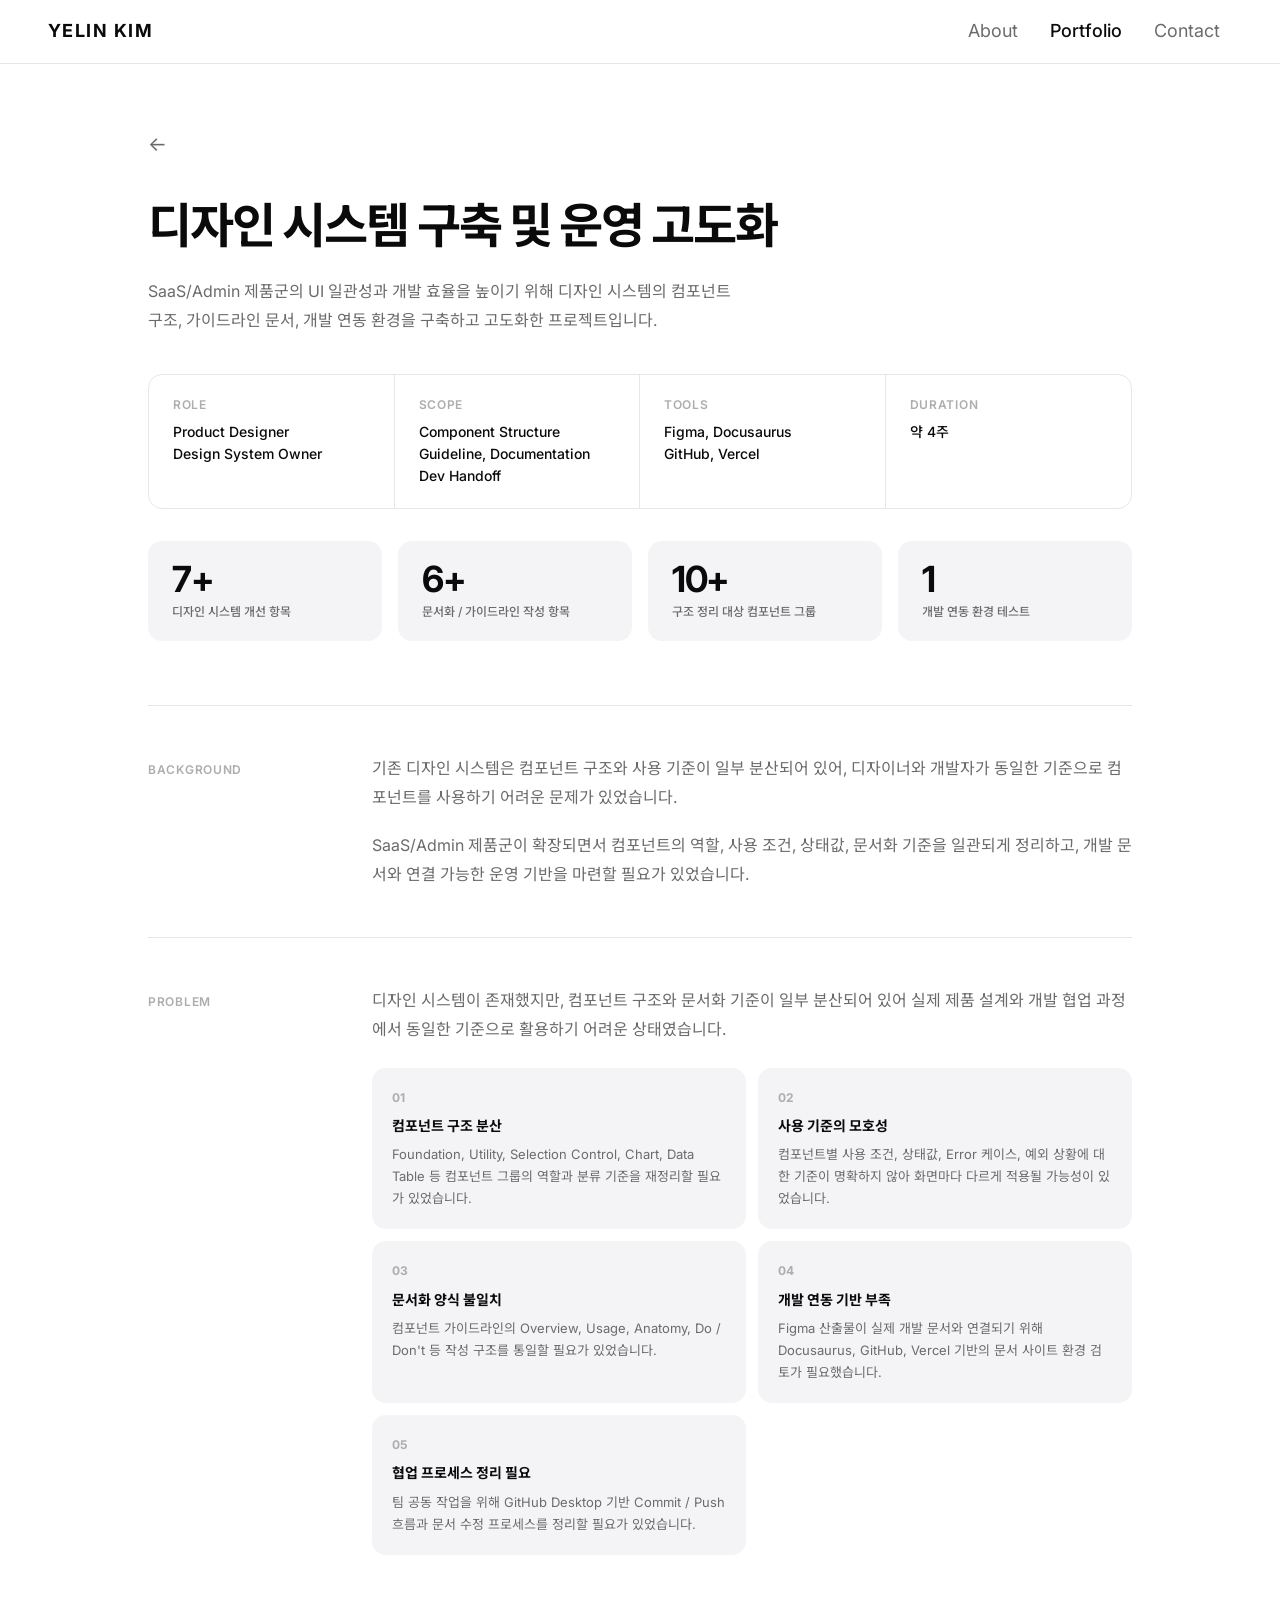
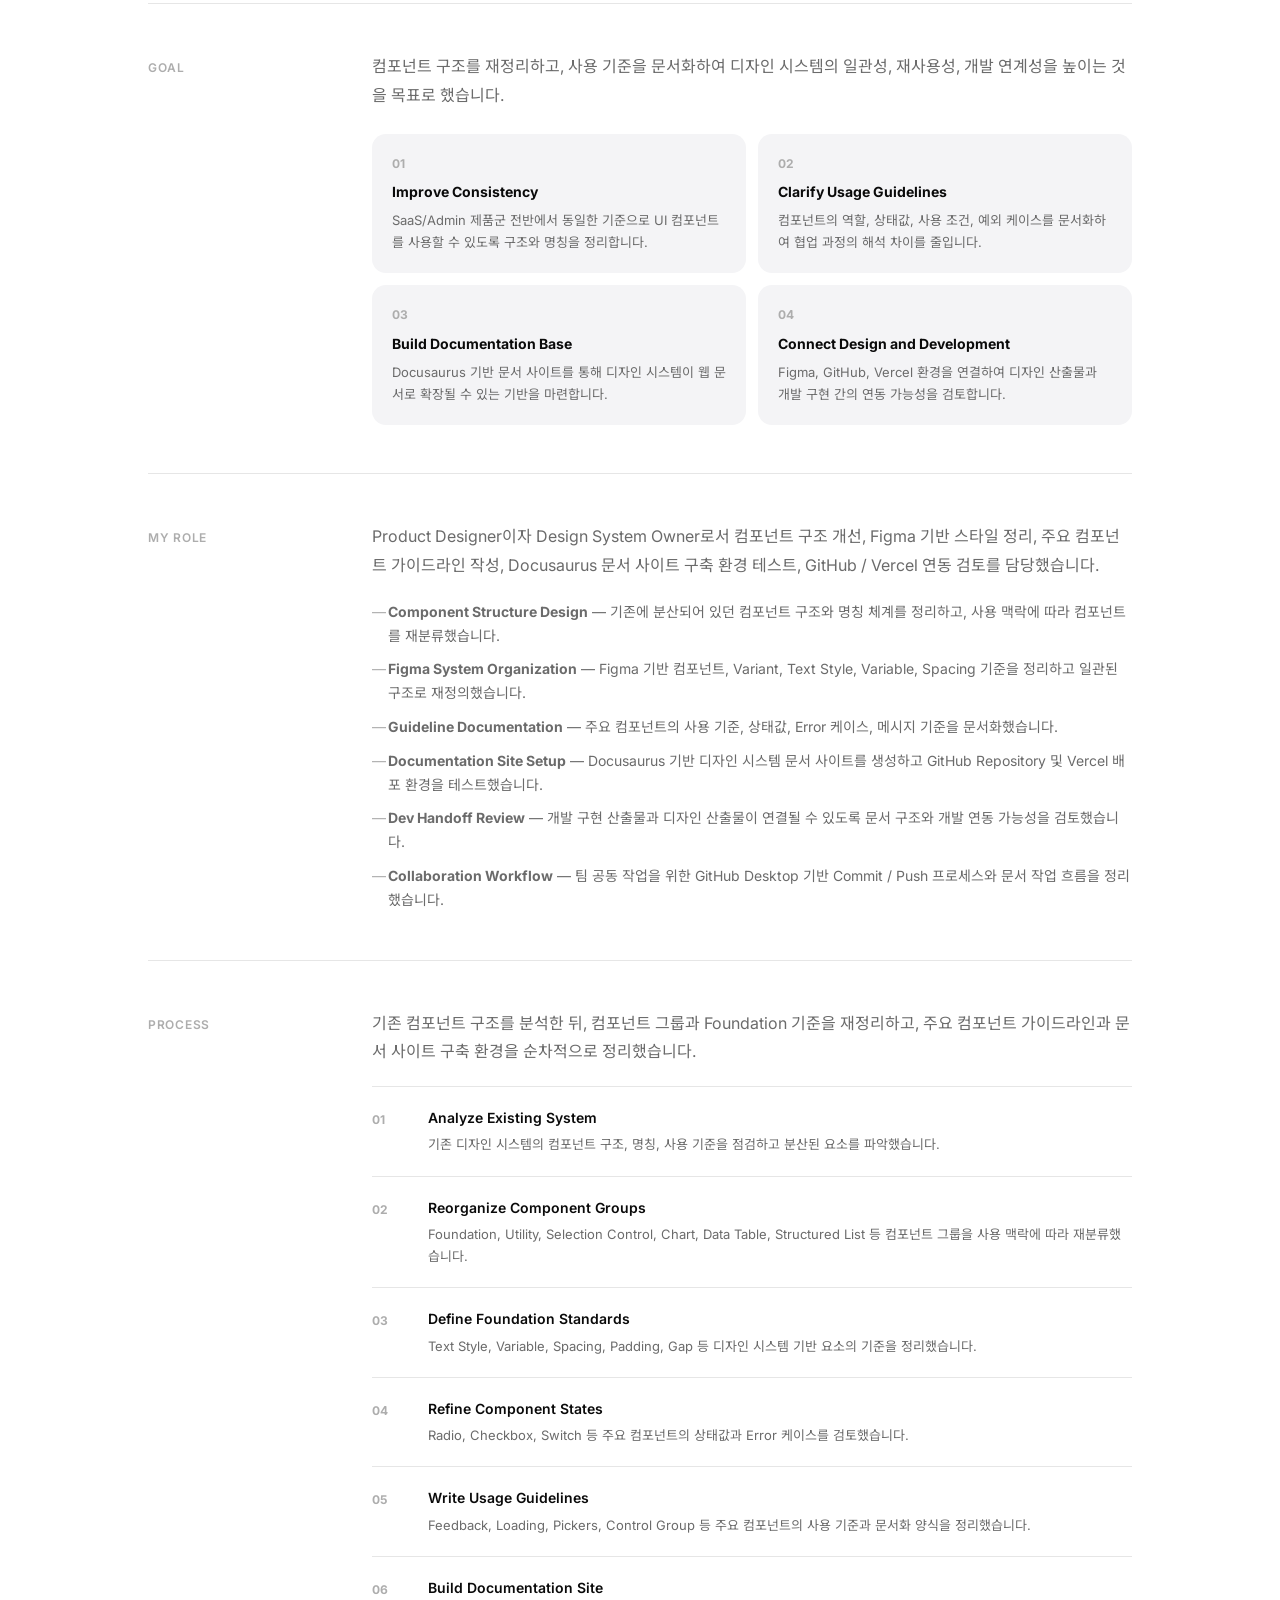
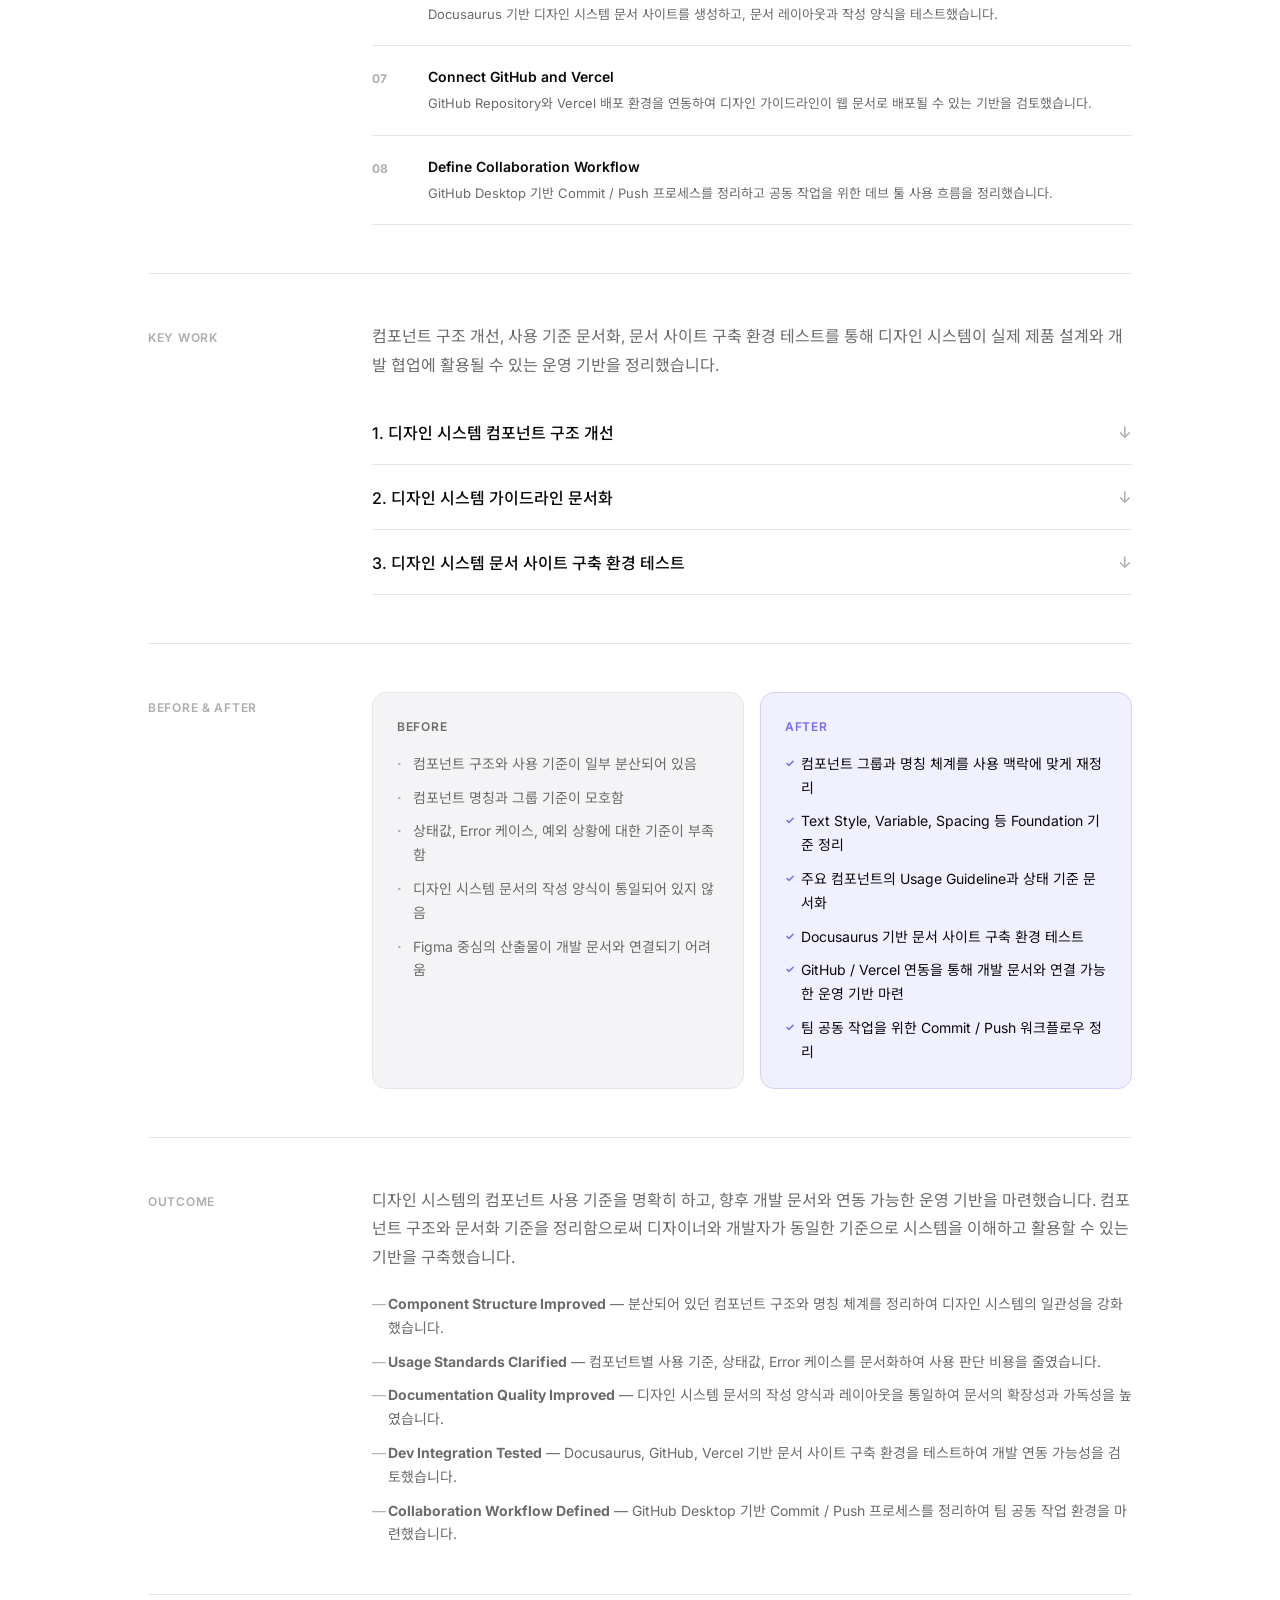
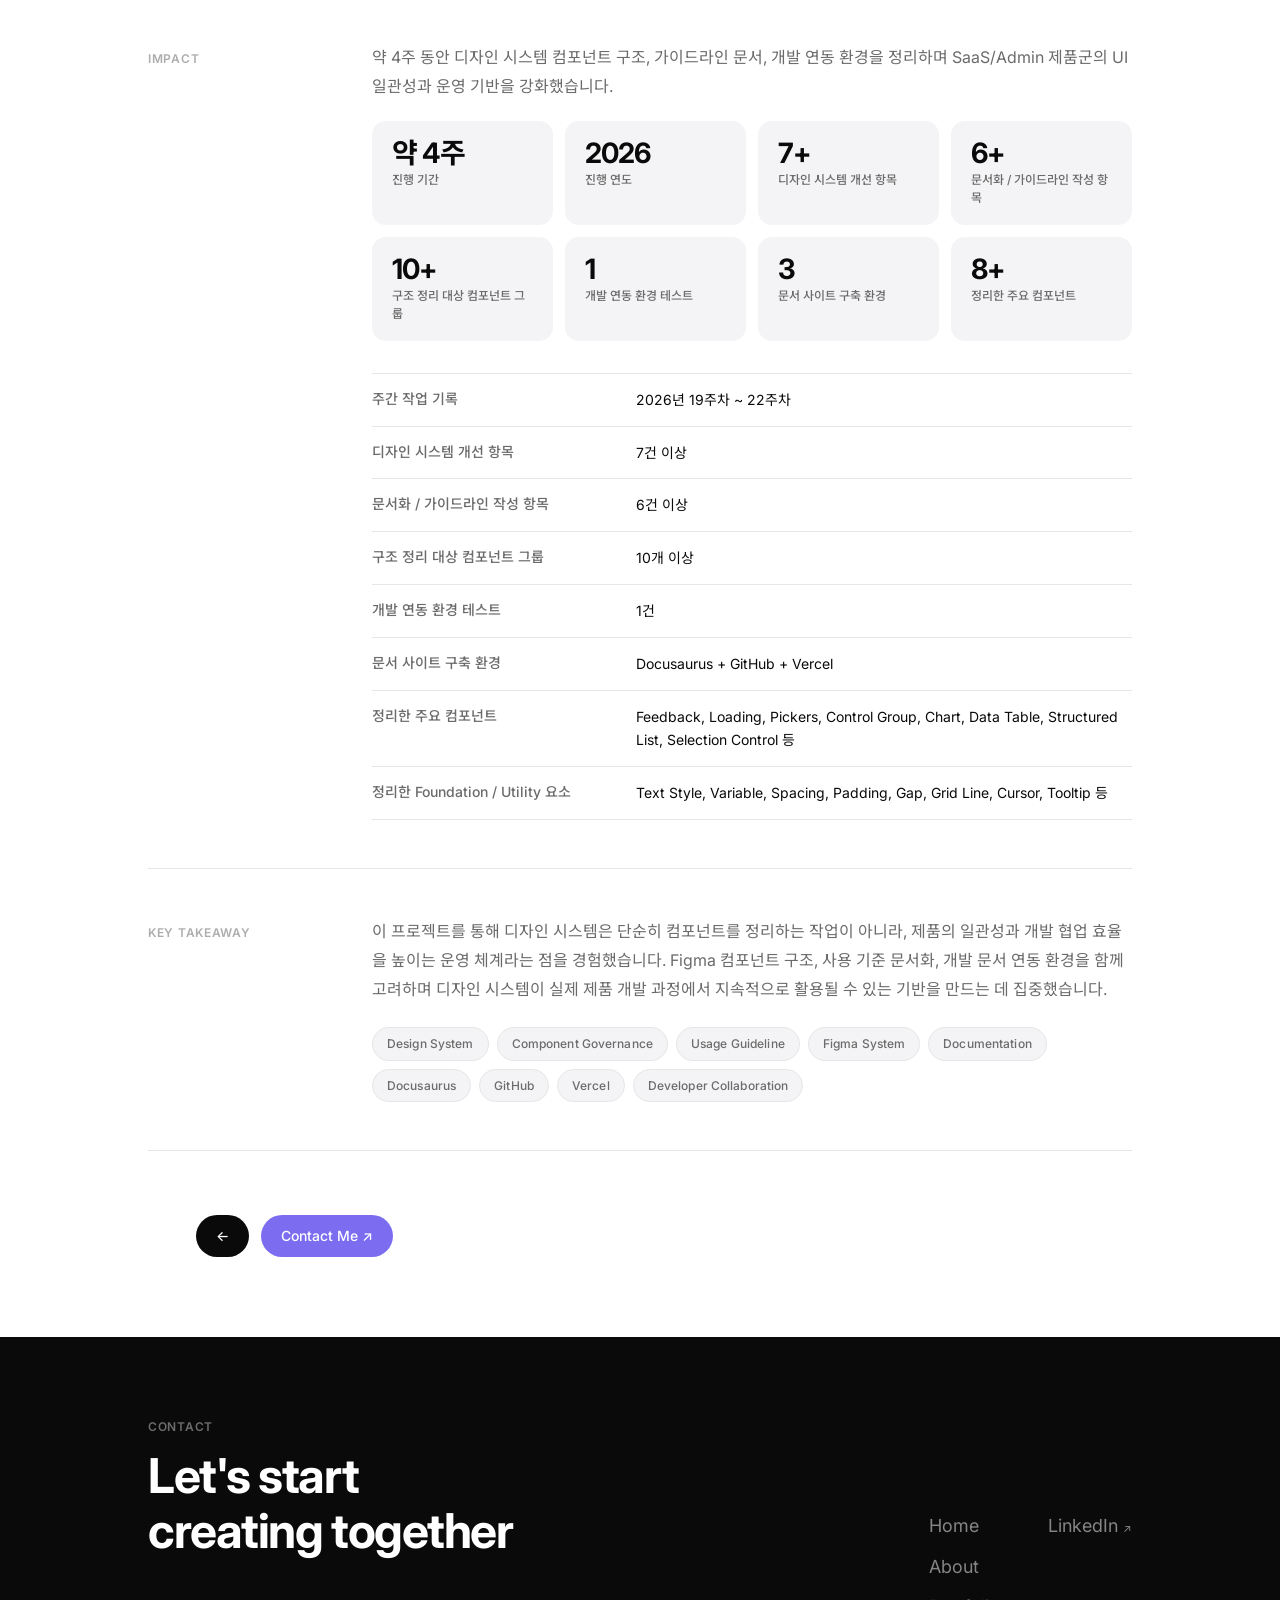
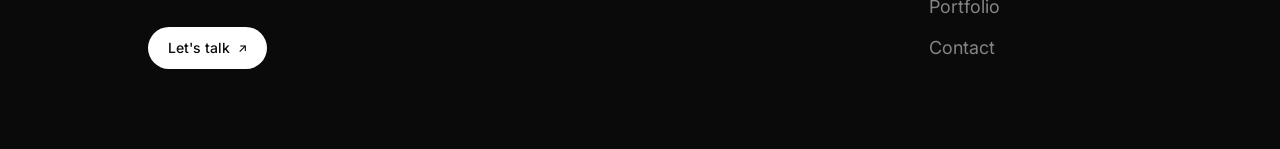
<file: ssp-design-system.html>
<!DOCTYPE html>
<html lang="ko">
<head>
  <meta charset="UTF-8" />
  <meta name="viewport" content="width=device-width, initial-scale=1.0" />
  <title>SSP Design System — YELIN KIM</title>
  <link rel="preconnect" href="https://fonts.googleapis.com" />
  <link rel="preconnect" href="https://fonts.gstatic.com" crossorigin />
  <link href="https://fonts.googleapis.com/css2?family=Inter:ital,opsz,wght@0,14..32,300;0,14..32,400;0,14..32,500;0,14..32,600;0,14..32,700&family=Noto+Sans+KR:wght@300;400;500;700&display=swap" rel="stylesheet" />
  <link rel="stylesheet" href="styles.css" />
</head>
<body>

  <!-- ── HEADER ──────────────────────────────── -->
  <header class="header">
    <a href="index.html" class="logo">YELIN KIM</a>
    <nav class="nav">
      <a href="about.html"  class="nav-link">About</a>
      <a href="index.html"  class="nav-link active">Portfolio</a>
      <a href="index.html#contact" class="nav-link">Contact</a>
    </nav>
  </header>

  <main class="detail-main">

    <!-- ── HERO ─────────────────────────────── -->
    <section class="dp-hero">
      <a href="index.html" class="dp-back">←</a>
      <p class="dp-eyebrow">Design System · SaaS Admin · Documentation · Dev Handoff</p>
      <h1 class="dp-title">디자인 시스템 구축 및 운영 고도화</h1>
      <p class="dp-summary">SaaS/Admin 제품군의 UI 일관성과 개발 효율을 높이기 위해 디자인 시스템의 컴포넌트 구조, 가이드라인 문서, 개발 연동 환경을 구축하고 고도화한 프로젝트입니다.</p>

      <div class="dp-meta-grid">
        <div class="dp-meta-item">
          <span class="dp-meta-label">Role</span>
          <span class="dp-meta-value">Product Designer<br>Design System Owner</span>
        </div>
        <div class="dp-meta-item">
          <span class="dp-meta-label">Scope</span>
          <span class="dp-meta-value">Component Structure<br>Guideline, Documentation<br>Dev Handoff</span>
        </div>
        <div class="dp-meta-item">
          <span class="dp-meta-label">Tools</span>
          <span class="dp-meta-value">Figma, Docusaurus<br>GitHub, Vercel</span>
        </div>
        <div class="dp-meta-item">
          <span class="dp-meta-label">Duration</span>
          <span class="dp-meta-value">약 4주</span>
        </div>
      </div>

      <div class="dp-highlight-grid">
        <div class="dp-highlight">
          <span class="dp-highlight-num">7+</span>
          <span class="dp-highlight-lbl">디자인 시스템 개선 항목</span>
        </div>
        <div class="dp-highlight">
          <span class="dp-highlight-num">6+</span>
          <span class="dp-highlight-lbl">문서화 / 가이드라인 작성 항목</span>
        </div>
        <div class="dp-highlight">
          <span class="dp-highlight-num">10+</span>
          <span class="dp-highlight-lbl">구조 정리 대상 컴포넌트 그룹</span>
        </div>
        <div class="dp-highlight">
          <span class="dp-highlight-num">1</span>
          <span class="dp-highlight-lbl">개발 연동 환경 테스트</span>
        </div>
      </div>
    </section>

    <!-- ── BACKGROUND ───────────────────────── -->
    <section class="dp-section">
      <div class="dp-section-inner">
        <div class="dp-section-sidebar">
          <span class="dp-section-label">Background</span>
        </div>
        <div class="dp-section-body">
          <p class="dp-body-text">기존 디자인 시스템은 컴포넌트 구조와 사용 기준이 일부 분산되어 있어, 디자이너와 개발자가 동일한 기준으로 컴포넌트를 사용하기 어려운 문제가 있었습니다.</p>
          <p class="dp-body-text">SaaS/Admin 제품군이 확장되면서 컴포넌트의 역할, 사용 조건, 상태값, 문서화 기준을 일관되게 정리하고, 개발 문서와 연결 가능한 운영 기반을 마련할 필요가 있었습니다.</p>
        </div>
      </div>
    </section>

    <!-- ── PROBLEM ──────────────────────────── -->
    <section class="dp-section">
      <div class="dp-section-inner">
        <div class="dp-section-sidebar">
          <span class="dp-section-label">Problem</span>
        </div>
        <div class="dp-section-body">
          <p class="dp-body-text">디자인 시스템이 존재했지만, 컴포넌트 구조와 문서화 기준이 일부 분산되어 있어 실제 제품 설계와 개발 협업 과정에서 동일한 기준으로 활용하기 어려운 상태였습니다.</p>
          <div class="dp-card-grid">
            <div class="dp-card">
              <span class="dp-card-num">01</span>
              <p class="dp-card-title">컴포넌트 구조 분산</p>
              <p class="dp-card-desc">Foundation, Utility, Selection Control, Chart, Data Table 등 컴포넌트 그룹의 역할과 분류 기준을 재정리할 필요가 있었습니다.</p>
            </div>
            <div class="dp-card">
              <span class="dp-card-num">02</span>
              <p class="dp-card-title">사용 기준의 모호성</p>
              <p class="dp-card-desc">컴포넌트별 사용 조건, 상태값, Error 케이스, 예외 상황에 대한 기준이 명확하지 않아 화면마다 다르게 적용될 가능성이 있었습니다.</p>
            </div>
            <div class="dp-card">
              <span class="dp-card-num">03</span>
              <p class="dp-card-title">문서화 양식 불일치</p>
              <p class="dp-card-desc">컴포넌트 가이드라인의 Overview, Usage, Anatomy, Do / Don't 등 작성 구조를 통일할 필요가 있었습니다.</p>
            </div>
            <div class="dp-card">
              <span class="dp-card-num">04</span>
              <p class="dp-card-title">개발 연동 기반 부족</p>
              <p class="dp-card-desc">Figma 산출물이 실제 개발 문서와 연결되기 위해 Docusaurus, GitHub, Vercel 기반의 문서 사이트 환경 검토가 필요했습니다.</p>
            </div>
            <div class="dp-card">
              <span class="dp-card-num">05</span>
              <p class="dp-card-title">협업 프로세스 정리 필요</p>
              <p class="dp-card-desc">팀 공동 작업을 위해 GitHub Desktop 기반 Commit / Push 흐름과 문서 수정 프로세스를 정리할 필요가 있었습니다.</p>
            </div>
          </div>
        </div>
      </div>
    </section>

    <!-- ── GOAL ─────────────────────────────── -->
    <section class="dp-section">
      <div class="dp-section-inner">
        <div class="dp-section-sidebar">
          <span class="dp-section-label">Goal</span>
        </div>
        <div class="dp-section-body">
          <p class="dp-body-text">컴포넌트 구조를 재정리하고, 사용 기준을 문서화하여 디자인 시스템의 일관성, 재사용성, 개발 연계성을 높이는 것을 목표로 했습니다.</p>
          <div class="dp-card-grid">
            <div class="dp-card">
              <span class="dp-card-num">01</span>
              <p class="dp-card-title">Improve Consistency</p>
              <p class="dp-card-desc">SaaS/Admin 제품군 전반에서 동일한 기준으로 UI 컴포넌트를 사용할 수 있도록 구조와 명칭을 정리합니다.</p>
            </div>
            <div class="dp-card">
              <span class="dp-card-num">02</span>
              <p class="dp-card-title">Clarify Usage Guidelines</p>
              <p class="dp-card-desc">컴포넌트의 역할, 상태값, 사용 조건, 예외 케이스를 문서화하여 협업 과정의 해석 차이를 줄입니다.</p>
            </div>
            <div class="dp-card">
              <span class="dp-card-num">03</span>
              <p class="dp-card-title">Build Documentation Base</p>
              <p class="dp-card-desc">Docusaurus 기반 문서 사이트를 통해 디자인 시스템이 웹 문서로 확장될 수 있는 기반을 마련합니다.</p>
            </div>
            <div class="dp-card">
              <span class="dp-card-num">04</span>
              <p class="dp-card-title">Connect Design and Development</p>
              <p class="dp-card-desc">Figma, GitHub, Vercel 환경을 연결하여 디자인 산출물과 개발 구현 간의 연동 가능성을 검토합니다.</p>
            </div>
          </div>
        </div>
      </div>
    </section>

    <!-- ── MY ROLE ──────────────────────────── -->
    <section class="dp-section">
      <div class="dp-section-inner">
        <div class="dp-section-sidebar">
          <span class="dp-section-label">My Role</span>
        </div>
        <div class="dp-section-body">
          <p class="dp-body-text">Product Designer이자 Design System Owner로서 컴포넌트 구조 개선, Figma 기반 스타일 정리, 주요 컴포넌트 가이드라인 작성, Docusaurus 문서 사이트 구축 환경 테스트, GitHub / Vercel 연동 검토를 담당했습니다.</p>
          <ul class="dp-role-list">
            <li><strong>Component Structure Design</strong> — 기존에 분산되어 있던 컴포넌트 구조와 명칭 체계를 정리하고, 사용 맥락에 따라 컴포넌트를 재분류했습니다.</li>
            <li><strong>Figma System Organization</strong> — Figma 기반 컴포넌트, Variant, Text Style, Variable, Spacing 기준을 정리하고 일관된 구조로 재정의했습니다.</li>
            <li><strong>Guideline Documentation</strong> — 주요 컴포넌트의 사용 기준, 상태값, Error 케이스, 메시지 기준을 문서화했습니다.</li>
            <li><strong>Documentation Site Setup</strong> — Docusaurus 기반 디자인 시스템 문서 사이트를 생성하고 GitHub Repository 및 Vercel 배포 환경을 테스트했습니다.</li>
            <li><strong>Dev Handoff Review</strong> — 개발 구현 산출물과 디자인 산출물이 연결될 수 있도록 문서 구조와 개발 연동 가능성을 검토했습니다.</li>
            <li><strong>Collaboration Workflow</strong> — 팀 공동 작업을 위한 GitHub Desktop 기반 Commit / Push 프로세스와 문서 작업 흐름을 정리했습니다.</li>
          </ul>
        </div>
      </div>
    </section>

    <!-- ── PROCESS ──────────────────────────── -->
    <section class="dp-section">
      <div class="dp-section-inner">
        <div class="dp-section-sidebar">
          <span class="dp-section-label">Process</span>
        </div>
        <div class="dp-section-body">
          <p class="dp-body-text">기존 컴포넌트 구조를 분석한 뒤, 컴포넌트 그룹과 Foundation 기준을 재정리하고, 주요 컴포넌트 가이드라인과 문서 사이트 구축 환경을 순차적으로 정리했습니다.</p>
          <div class="dp-process-list">
            <div class="dp-process-item">
              <span class="dp-process-num">01</span>
              <div>
                <p class="dp-process-title">Analyze Existing System</p>
                <p class="dp-process-desc">기존 디자인 시스템의 컴포넌트 구조, 명칭, 사용 기준을 점검하고 분산된 요소를 파악했습니다.</p>
              </div>
            </div>
            <div class="dp-process-item">
              <span class="dp-process-num">02</span>
              <div>
                <p class="dp-process-title">Reorganize Component Groups</p>
                <p class="dp-process-desc">Foundation, Utility, Selection Control, Chart, Data Table, Structured List 등 컴포넌트 그룹을 사용 맥락에 따라 재분류했습니다.</p>
              </div>
            </div>
            <div class="dp-process-item">
              <span class="dp-process-num">03</span>
              <div>
                <p class="dp-process-title">Define Foundation Standards</p>
                <p class="dp-process-desc">Text Style, Variable, Spacing, Padding, Gap 등 디자인 시스템 기반 요소의 기준을 정리했습니다.</p>
              </div>
            </div>
            <div class="dp-process-item">
              <span class="dp-process-num">04</span>
              <div>
                <p class="dp-process-title">Refine Component States</p>
                <p class="dp-process-desc">Radio, Checkbox, Switch 등 주요 컴포넌트의 상태값과 Error 케이스를 검토했습니다.</p>
              </div>
            </div>
            <div class="dp-process-item">
              <span class="dp-process-num">05</span>
              <div>
                <p class="dp-process-title">Write Usage Guidelines</p>
                <p class="dp-process-desc">Feedback, Loading, Pickers, Control Group 등 주요 컴포넌트의 사용 기준과 문서화 양식을 정리했습니다.</p>
              </div>
            </div>
            <div class="dp-process-item">
              <span class="dp-process-num">06</span>
              <div>
                <p class="dp-process-title">Build Documentation Site</p>
                <p class="dp-process-desc">Docusaurus 기반 디자인 시스템 문서 사이트를 생성하고, 문서 레이아웃과 작성 양식을 테스트했습니다.</p>
              </div>
            </div>
            <div class="dp-process-item">
              <span class="dp-process-num">07</span>
              <div>
                <p class="dp-process-title">Connect GitHub and Vercel</p>
                <p class="dp-process-desc">GitHub Repository와 Vercel 배포 환경을 연동하여 디자인 가이드라인이 웹 문서로 배포될 수 있는 기반을 검토했습니다.</p>
              </div>
            </div>
            <div class="dp-process-item">
              <span class="dp-process-num">08</span>
              <div>
                <p class="dp-process-title">Define Collaboration Workflow</p>
                <p class="dp-process-desc">GitHub Desktop 기반 Commit / Push 프로세스를 정리하고 공동 작업을 위한 데브 툴 사용 흐름을 정리했습니다.</p>
              </div>
            </div>
          </div>
        </div>
      </div>
    </section>

    <!-- ── KEY WORK ──────────────────────────── -->
    <section class="dp-section">
      <div class="dp-section-inner">
        <div class="dp-section-sidebar">
          <span class="dp-section-label">Key Work</span>
        </div>
        <div class="dp-section-body">
          <p class="dp-body-text">컴포넌트 구조 개선, 사용 기준 문서화, 문서 사이트 구축 환경 테스트를 통해 디자인 시스템이 실제 제품 설계와 개발 협업에 활용될 수 있는 운영 기반을 정리했습니다.</p>

          <div class="dp-accordion">
            <button class="dp-accordion-trigger">
              <span class="dp-accordion-title">1. 디자인 시스템 컴포넌트 구조 개선</span>
              <span class="dp-accordion-icon">↓</span>
            </button>
            <div class="dp-accordion-body">
              <p class="dp-blockquote">기존에 분산되어 있던 컴포넌트 구조와 명칭 체계를 정리하고, 사용 맥락에 따라 컴포넌트를 재분류했습니다. Foundation, Utility, Selection Control, Chart, Data Table 등 주요 컴포넌트 그룹의 역할을 명확히 하며 SaaS/Admin 제품군에 맞는 구조로 개선했습니다.</p>
              <ul class="dp-task-list">
                <li>Text 구조 및 위계 정리</li>
                <li>Text Style 기준 재정의</li>
                <li>Foundation / Utility 컴포넌트 구조 정리</li>
                <li>Selection Control 구조 재정리</li>
                <li>Chart, Data Table, Structured List 컴포넌트 구조 개선</li>
                <li>Spacing, Padding, Gap 관련 컴포넌트 사용 기준 정리</li>
                <li>Radio, Checkbox, Switch의 상태값 및 Error 케이스 검토</li>
                <li>Cursor, Tooltip, Grid Line, Bar Item, Node 등 차트 보조 요소 Utility화</li>
              </ul>
            </div>
          </div>

          <div class="dp-accordion">
            <button class="dp-accordion-trigger">
              <span class="dp-accordion-title">2. 디자인 시스템 가이드라인 문서화</span>
              <span class="dp-accordion-icon">↓</span>
            </button>
            <div class="dp-accordion-body">
              <p class="dp-blockquote">컴포넌트 사용 기준을 디자이너와 개발자가 동일하게 이해할 수 있도록 가이드라인 문서를 작성했습니다. 컴포넌트의 역할, 상태값, 사용 조건, 예외 케이스를 문서화하여 협업 과정에서 발생할 수 있는 해석 차이를 줄였습니다.</p>
              <ul class="dp-task-list">
                <li>주요 컴포넌트 가이드라인 작성</li>
                <li>Feedback, Loading, Pickers, Control Group 문서 작성</li>
                <li>컴포넌트별 Usage Guideline 정리</li>
                <li>상태값, Error 케이스, 메시지 사용 기준 검토</li>
                <li>디자인 시스템 문서의 레이아웃 및 작성 양식 통일</li>
                <li>등록된 Text Styles를 컴포넌트에 적용하며 스타일 일관성 검토</li>
              </ul>
            </div>
          </div>

          <div class="dp-accordion">
            <button class="dp-accordion-trigger">
              <span class="dp-accordion-title">3. 디자인 시스템 문서 사이트 구축 환경 테스트</span>
              <span class="dp-accordion-icon">↓</span>
            </button>
            <div class="dp-accordion-body">
              <p class="dp-blockquote">디자인 시스템이 단순한 Figma 파일에 머무르지 않고 실제 개발 문서로 확장될 수 있도록 Docusaurus 기반 문서 사이트 구축 환경을 테스트했습니다. GitHub와 Vercel을 연동하여 디자인 가이드라인이 웹 문서로 배포될 수 있는 기반을 마련했습니다.</p>
              <ul class="dp-task-list">
                <li>Docusaurus 기반 디자인 시스템 문서 사이트 생성</li>
                <li>GitHub Repository 생성 및 연결</li>
                <li>Vercel 배포 환경 연동</li>
                <li>디자인 산출물과 개발 구현 간 연동 테스트</li>
                <li>GitHub Desktop 기반 Commit / Push 프로세스 정리</li>
                <li>공동 작업 환경을 위한 데브 툴 프로세스 정리</li>
              </ul>
            </div>
          </div>

        </div>
      </div>
    </section>

    <!-- ── BEFORE & AFTER ───────────────────── -->
    <section class="dp-section">
      <div class="dp-section-inner">
        <div class="dp-section-sidebar">
          <span class="dp-section-label">Before &amp; After</span>
        </div>
        <div class="dp-section-body">
          <div class="dp-ba-grid">
            <div class="dp-ba-card dp-ba-card--before">
              <span class="dp-ba-label">Before</span>
              <ul class="dp-ba-list">
                <li>컴포넌트 구조와 사용 기준이 일부 분산되어 있음</li>
                <li>컴포넌트 명칭과 그룹 기준이 모호함</li>
                <li>상태값, Error 케이스, 예외 상황에 대한 기준이 부족함</li>
                <li>디자인 시스템 문서의 작성 양식이 통일되어 있지 않음</li>
                <li>Figma 중심의 산출물이 개발 문서와 연결되기 어려움</li>
              </ul>
            </div>
            <div class="dp-ba-card dp-ba-card--after">
              <span class="dp-ba-label">After</span>
              <ul class="dp-ba-list">
                <li>컴포넌트 그룹과 명칭 체계를 사용 맥락에 맞게 재정리</li>
                <li>Text Style, Variable, Spacing 등 Foundation 기준 정리</li>
                <li>주요 컴포넌트의 Usage Guideline과 상태 기준 문서화</li>
                <li>Docusaurus 기반 문서 사이트 구축 환경 테스트</li>
                <li>GitHub / Vercel 연동을 통해 개발 문서와 연결 가능한 운영 기반 마련</li>
                <li>팀 공동 작업을 위한 Commit / Push 워크플로우 정리</li>
              </ul>
            </div>
          </div>
        </div>
      </div>
    </section>

    <!-- ── OUTCOME ──────────────────────────── -->
    <section class="dp-section">
      <div class="dp-section-inner">
        <div class="dp-section-sidebar">
          <span class="dp-section-label">Outcome</span>
        </div>
        <div class="dp-section-body">
          <p class="dp-body-text">디자인 시스템의 컴포넌트 사용 기준을 명확히 하고, 향후 개발 문서와 연동 가능한 운영 기반을 마련했습니다. 컴포넌트 구조와 문서화 기준을 정리함으로써 디자이너와 개발자가 동일한 기준으로 시스템을 이해하고 활용할 수 있는 기반을 구축했습니다.</p>
          <ul class="dp-outcome-list">
            <li><strong>Component Structure Improved</strong> — 분산되어 있던 컴포넌트 구조와 명칭 체계를 정리하여 디자인 시스템의 일관성을 강화했습니다.</li>
            <li><strong>Usage Standards Clarified</strong> — 컴포넌트별 사용 기준, 상태값, Error 케이스를 문서화하여 사용 판단 비용을 줄였습니다.</li>
            <li><strong>Documentation Quality Improved</strong> — 디자인 시스템 문서의 작성 양식과 레이아웃을 통일하여 문서의 확장성과 가독성을 높였습니다.</li>
            <li><strong>Dev Integration Tested</strong> — Docusaurus, GitHub, Vercel 기반 문서 사이트 구축 환경을 테스트하여 개발 연동 가능성을 검토했습니다.</li>
            <li><strong>Collaboration Workflow Defined</strong> — GitHub Desktop 기반 Commit / Push 프로세스를 정리하여 팀 공동 작업 환경을 마련했습니다.</li>
          </ul>
        </div>
      </div>
    </section>

    <!-- ── IMPACT IN NUMBERS ─────────────────── -->
    <section class="dp-section">
      <div class="dp-section-inner">
        <div class="dp-section-sidebar">
          <span class="dp-section-label">Impact</span>
        </div>
        <div class="dp-section-body">
          <p class="dp-body-text">약 4주 동안 디자인 시스템 컴포넌트 구조, 가이드라인 문서, 개발 연동 환경을 정리하며 SaaS/Admin 제품군의 UI 일관성과 운영 기반을 강화했습니다.</p>
          <div class="dp-metrics-grid">
            <div class="dp-metric">
              <span class="dp-metric-num">약 4주</span>
              <span class="dp-metric-lbl">진행 기간</span>
            </div>
            <div class="dp-metric">
              <span class="dp-metric-num">2026</span>
              <span class="dp-metric-lbl">진행 연도</span>
            </div>
            <div class="dp-metric">
              <span class="dp-metric-num">7+</span>
              <span class="dp-metric-lbl">디자인 시스템 개선 항목</span>
            </div>
            <div class="dp-metric">
              <span class="dp-metric-num">6+</span>
              <span class="dp-metric-lbl">문서화 / 가이드라인 작성 항목</span>
            </div>
            <div class="dp-metric">
              <span class="dp-metric-num">10+</span>
              <span class="dp-metric-lbl">구조 정리 대상 컴포넌트 그룹</span>
            </div>
            <div class="dp-metric">
              <span class="dp-metric-num">1</span>
              <span class="dp-metric-lbl">개발 연동 환경 테스트</span>
            </div>
            <div class="dp-metric">
              <span class="dp-metric-num">3</span>
              <span class="dp-metric-lbl">문서 사이트 구축 환경</span>
            </div>
            <div class="dp-metric">
              <span class="dp-metric-num">8+</span>
              <span class="dp-metric-lbl">정리한 주요 컴포넌트</span>
            </div>
          </div>

          <table class="dp-table">
            <tbody>
              <tr><td class="dp-table-label">주간 작업 기록</td><td class="dp-table-value">2026년 19주차 ~ 22주차</td></tr>
              <tr><td class="dp-table-label">디자인 시스템 개선 항목</td><td class="dp-table-value">7건 이상</td></tr>
              <tr><td class="dp-table-label">문서화 / 가이드라인 작성 항목</td><td class="dp-table-value">6건 이상</td></tr>
              <tr><td class="dp-table-label">구조 정리 대상 컴포넌트 그룹</td><td class="dp-table-value">10개 이상</td></tr>
              <tr><td class="dp-table-label">개발 연동 환경 테스트</td><td class="dp-table-value">1건</td></tr>
              <tr><td class="dp-table-label">문서 사이트 구축 환경</td><td class="dp-table-value">Docusaurus + GitHub + Vercel</td></tr>
              <tr><td class="dp-table-label">정리한 주요 컴포넌트</td><td class="dp-table-value">Feedback, Loading, Pickers, Control Group, Chart, Data Table, Structured List, Selection Control 등</td></tr>
              <tr><td class="dp-table-label">정리한 Foundation / Utility 요소</td><td class="dp-table-value">Text Style, Variable, Spacing, Padding, Gap, Grid Line, Cursor, Tooltip 등</td></tr>
            </tbody>
          </table>
        </div>
      </div>
    </section>

    <!-- ── KEY TAKEAWAY ──────────────────────── -->
    <section class="dp-section">
      <div class="dp-section-inner">
        <div class="dp-section-sidebar">
          <span class="dp-section-label">Key Takeaway</span>
        </div>
        <div class="dp-section-body">
          <p class="dp-body-text">이 프로젝트를 통해 디자인 시스템은 단순히 컴포넌트를 정리하는 작업이 아니라, 제품의 일관성과 개발 협업 효율을 높이는 운영 체계라는 점을 경험했습니다. Figma 컴포넌트 구조, 사용 기준 문서화, 개발 문서 연동 환경을 함께 고려하며 디자인 시스템이 실제 제품 개발 과정에서 지속적으로 활용될 수 있는 기반을 만드는 데 집중했습니다.</p>
          <div class="dp-tags">
            <span class="dp-tag">Design System</span>
            <span class="dp-tag">Component Governance</span>
            <span class="dp-tag">Usage Guideline</span>
            <span class="dp-tag">Figma System</span>
            <span class="dp-tag">Documentation</span>
            <span class="dp-tag">Docusaurus</span>
            <span class="dp-tag">GitHub</span>
            <span class="dp-tag">Vercel</span>
            <span class="dp-tag">Developer Collaboration</span>
          </div>
        </div>
      </div>
    </section>

    <!-- ── CTA ──────────────────────────────── -->
    <section class="dp-cta">
      <a href="index.html" class="pill-btn">←</a>
      <a href="index.html#contact" class="pill-btn pill-btn--accent">Contact Me ↗</a>
    </section>

  </main>

  <!-- ── FOOTER ─────────────────────────────── -->
  <footer class="footer" id="contact">
    <div class="footer-inner">
      <div class="footer-left">
        <p class="footer-eyebrow">Contact</p>
        <h2 class="footer-headline">Let's start<br>creating together</h2>
        <a href="mailto:hello@yelinkim.com" class="pill-btn pill-btn--light" style="align-self:flex-start;">Let's talk <span class="arrow">↗</span></a>
      </div>
      <nav class="footer-nav">
        <div class="footer-nav-col">
          <a href="index.html">Home</a>
          <a href="about.html">About</a>
          <a href="index.html">Portfolio</a>
          <a href="#contact">Contact</a>
        </div>
        <div class="footer-nav-col">
          <a href="https://www.linkedin.com/in/yelin-kim-73782921b?utm_source=share_via&utm_content=profile&utm_medium=member_ios" target="_blank">LinkedIn <span class="arrow">↗</span></a>
        </div>
      </nav>
    </div>
  </footer>

  <script src="main.js"></script>
  <script>
    document.querySelectorAll('.dp-accordion-trigger').forEach(btn => {
      btn.addEventListener('click', () => {
        const item = btn.closest('.dp-accordion');
        const isOpen = item.classList.contains('open');
        document.querySelectorAll('.dp-accordion.open').forEach(el => el.classList.remove('open'));
        if (!isOpen) item.classList.add('open');
      });
    });
  </script>
</body>
</html>
</file>
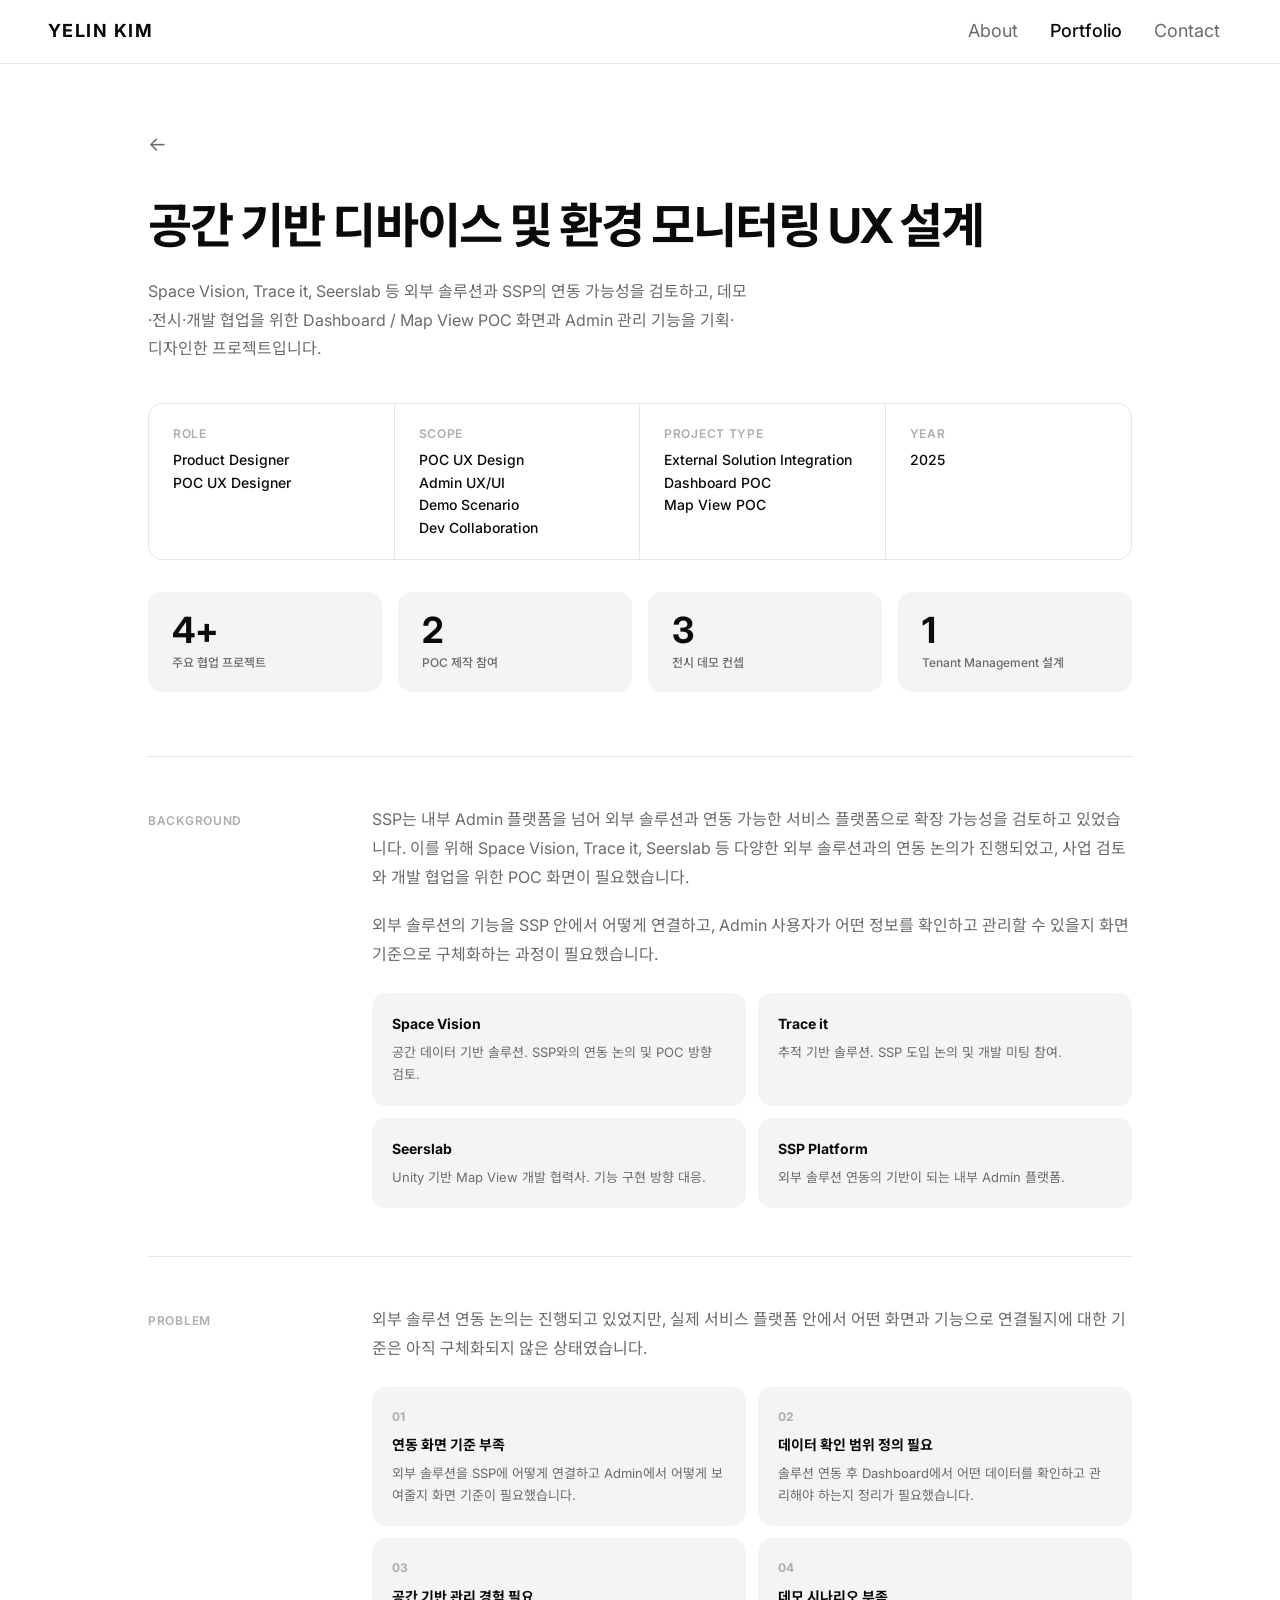
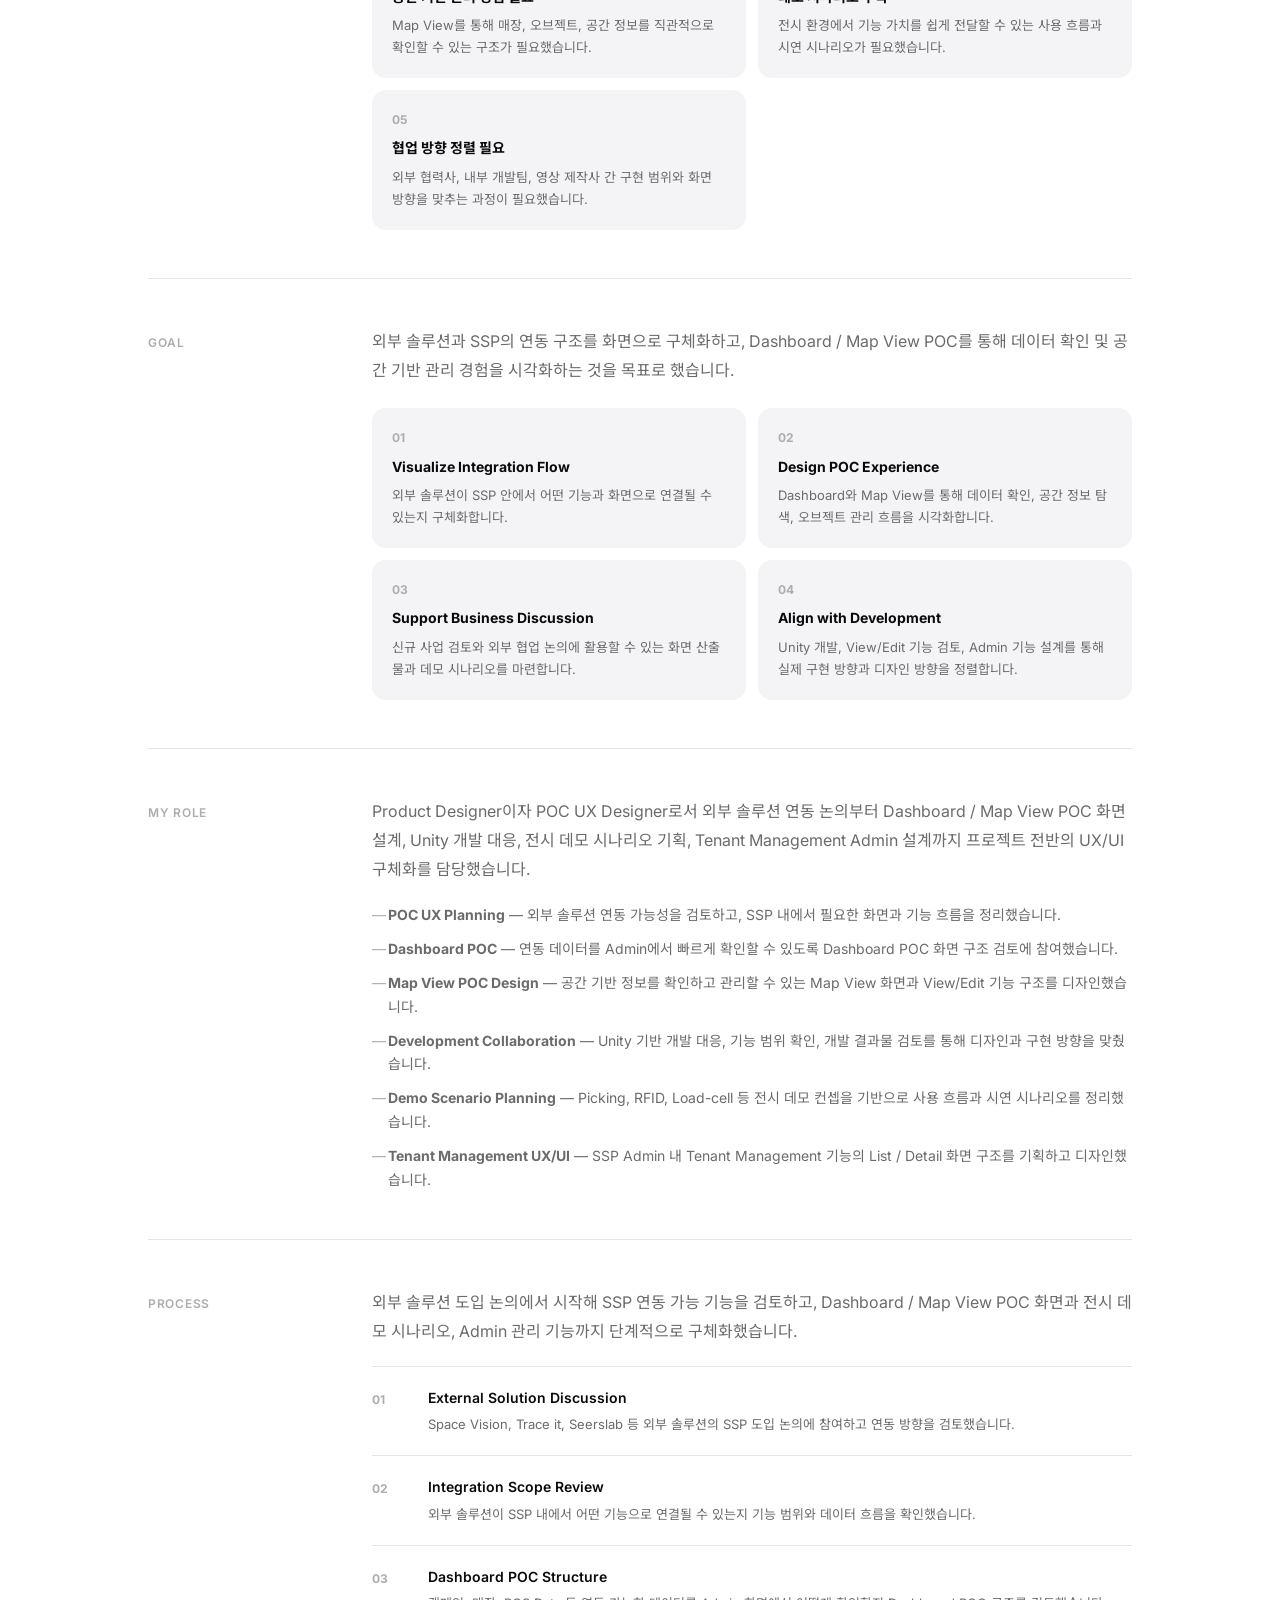
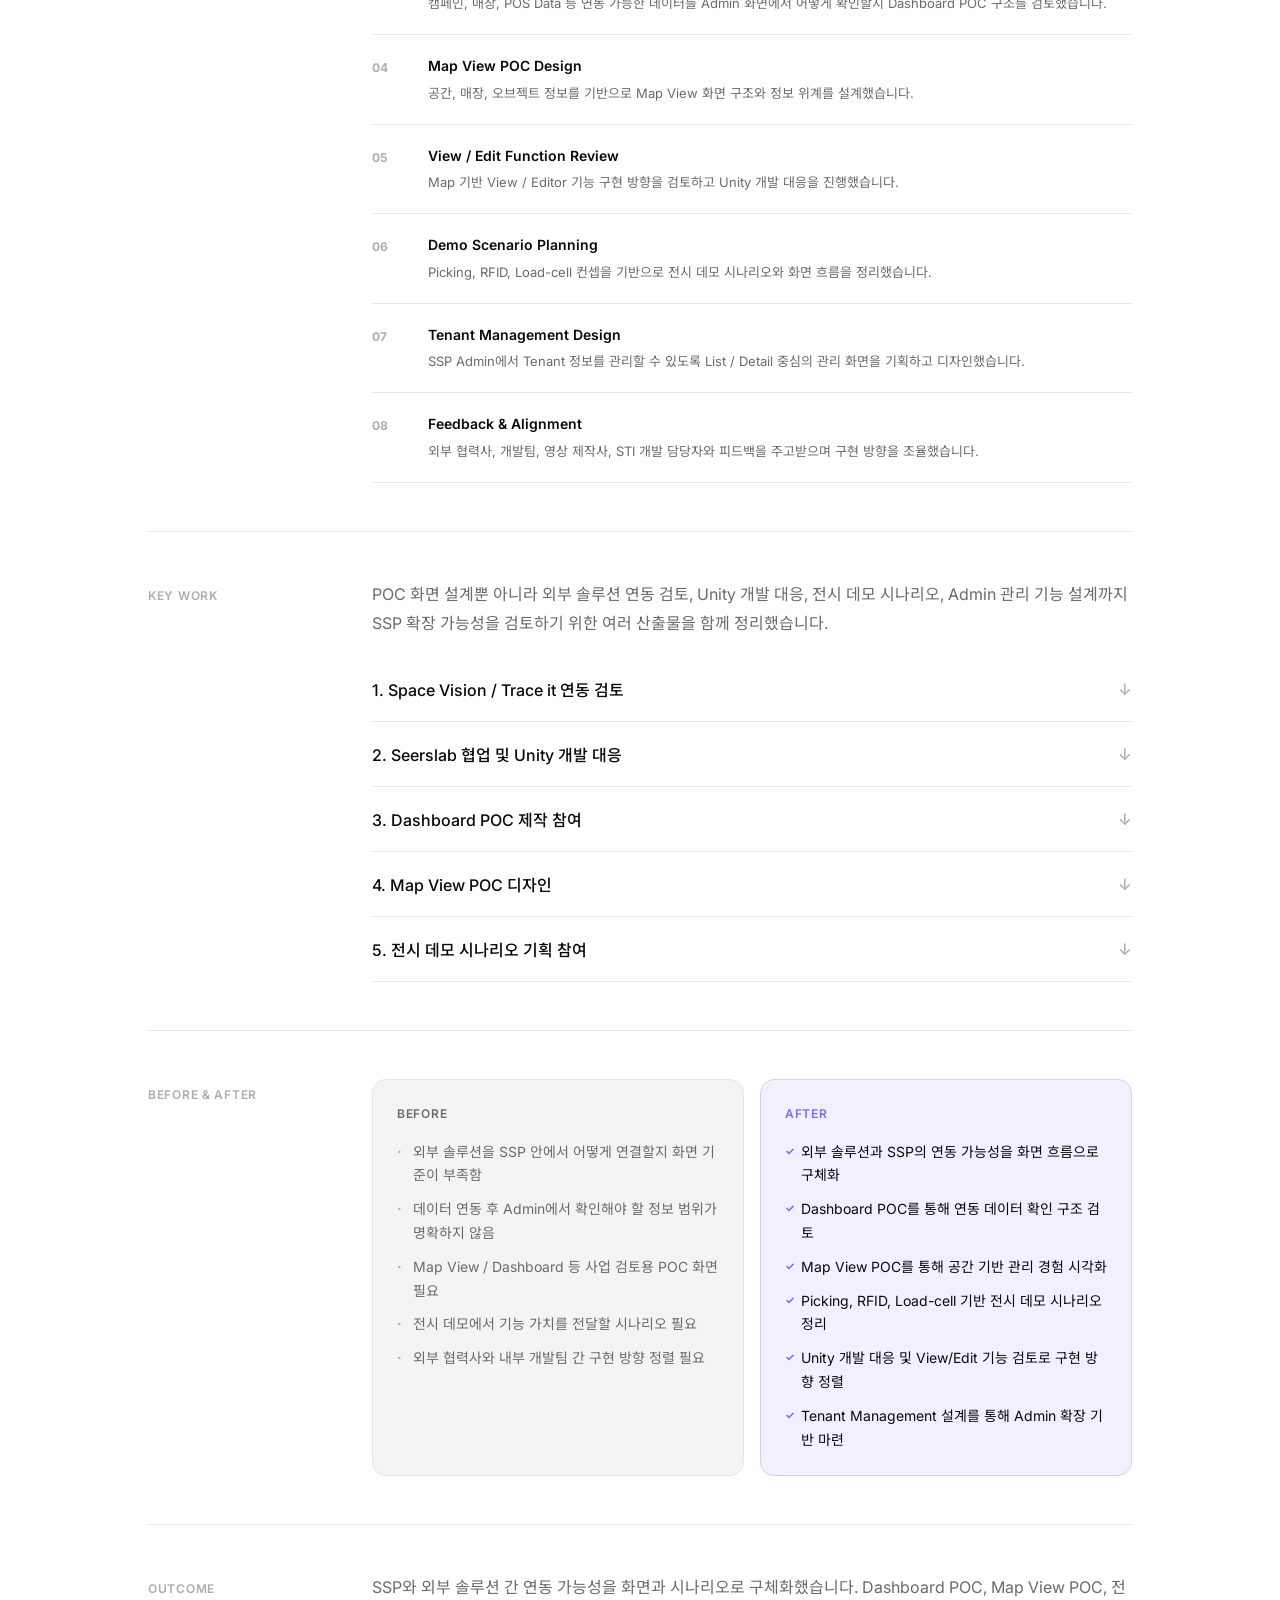
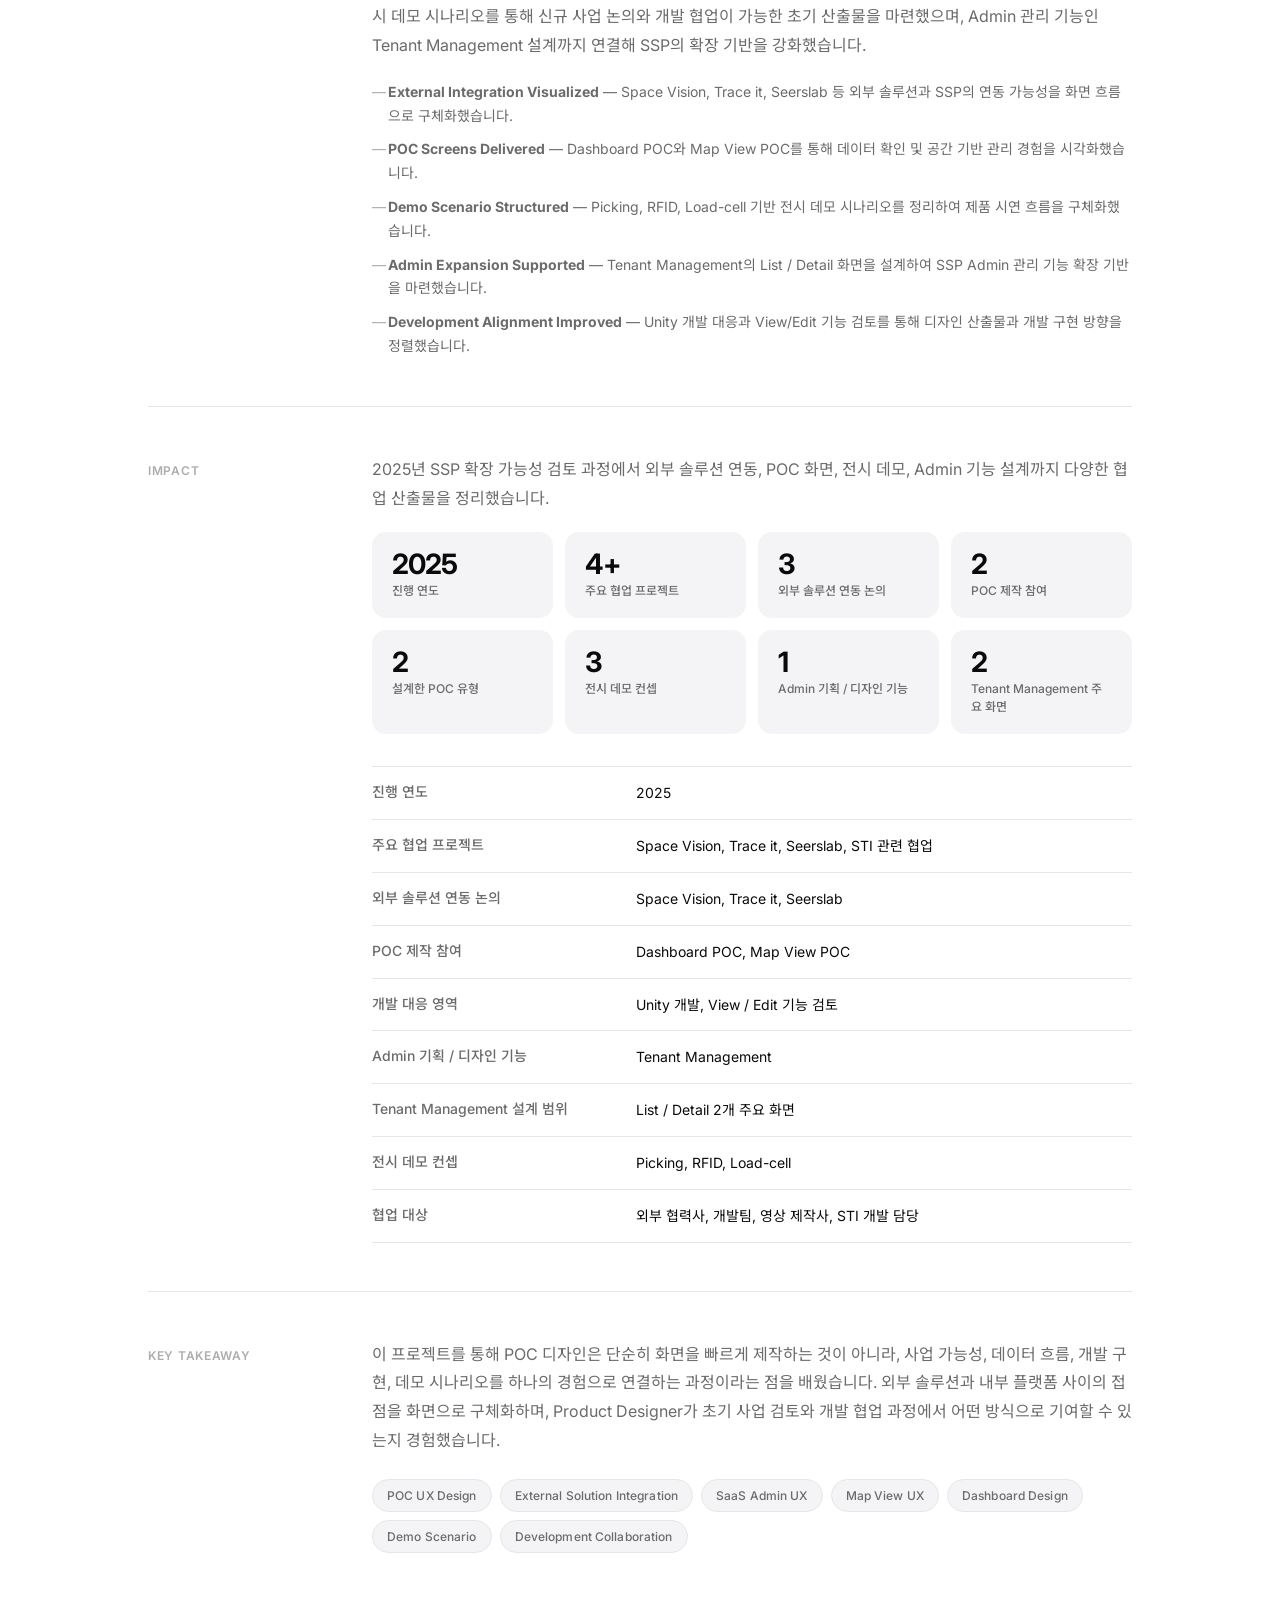
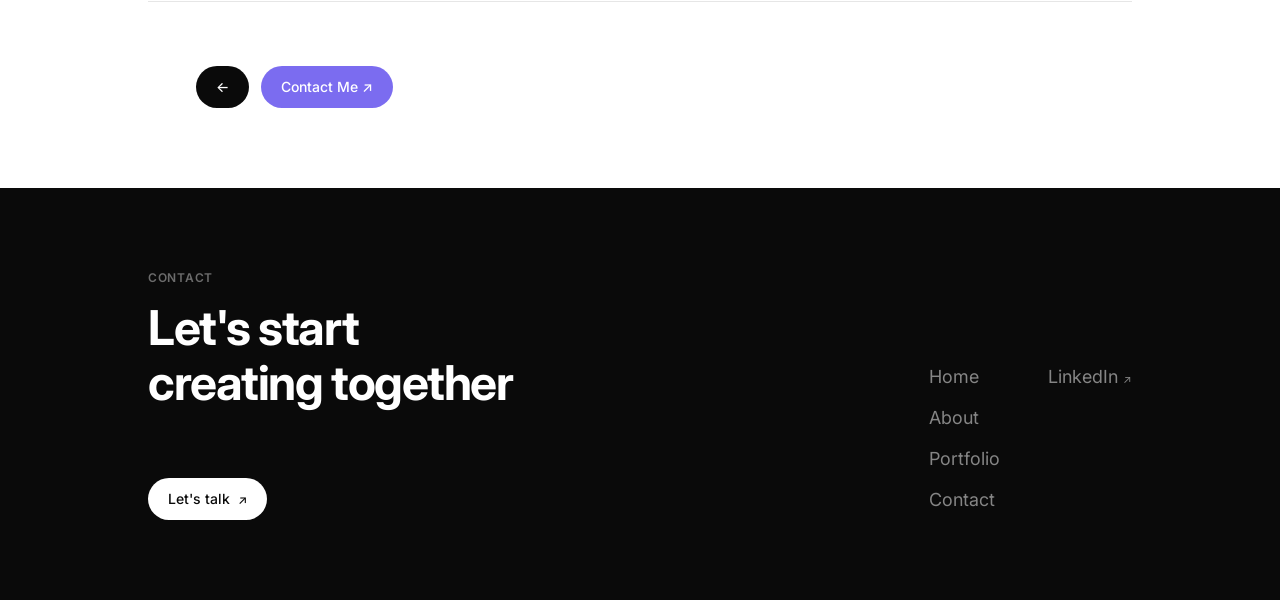
<file: ssp-poc.html>
<!DOCTYPE html>
<html lang="ko">
<head>
  <meta charset="UTF-8" />
  <meta name="viewport" content="width=device-width, initial-scale=1.0" />
  <title>SSP POC — YELIN KIM</title>
  <link rel="preconnect" href="https://fonts.googleapis.com" />
  <link rel="preconnect" href="https://fonts.gstatic.com" crossorigin />
  <link href="https://fonts.googleapis.com/css2?family=Inter:ital,opsz,wght@0,14..32,300;0,14..32,400;0,14..32,500;0,14..32,600;0,14..32,700&family=Noto+Sans+KR:wght@300;400;500;700&display=swap" rel="stylesheet" />
  <link rel="stylesheet" href="styles.css" />
</head>
<body>

  <!-- ── HEADER ──────────────────────────────── -->
  <header class="header">
    <a href="index.html" class="logo">YELIN KIM</a>
    <nav class="nav">
      <a href="about.html"  class="nav-link">About</a>
      <a href="index.html"  class="nav-link active">Portfolio</a>
      <a href="index.html#contact" class="nav-link">Contact</a>
    </nav>
  </header>

  <main class="detail-main">

    <!-- ── HERO ─────────────────────────────── -->
    <section class="dp-hero">
      <a href="index.html" class="dp-back">←</a>
      <p class="dp-eyebrow">2025 · SaaS Admin · POC UX · External Solution Integration</p>
      <h1 class="dp-title">공간 기반 디바이스 및 환경 모니터링 UX 설계</h1>
      <p class="dp-summary">Space Vision, Trace it, Seerslab 등 외부 솔루션과 SSP의 연동 가능성을 검토하고, 데모·전시·개발 협업을 위한 Dashboard / Map View POC 화면과 Admin 관리 기능을 기획·디자인한 프로젝트입니다.</p>

      <div class="dp-meta-grid">
        <div class="dp-meta-item">
          <span class="dp-meta-label">Role</span>
          <span class="dp-meta-value">Product Designer<br>POC UX Designer</span>
        </div>
        <div class="dp-meta-item">
          <span class="dp-meta-label">Scope</span>
          <span class="dp-meta-value">POC UX Design<br>Admin UX/UI<br>Demo Scenario<br>Dev Collaboration</span>
        </div>
        <div class="dp-meta-item">
          <span class="dp-meta-label">Project Type</span>
          <span class="dp-meta-value">External Solution Integration<br>Dashboard POC<br>Map View POC</span>
        </div>
        <div class="dp-meta-item">
          <span class="dp-meta-label">Year</span>
          <span class="dp-meta-value">2025</span>
        </div>
      </div>

      <div class="dp-highlight-grid">
        <div class="dp-highlight">
          <span class="dp-highlight-num">4+</span>
          <span class="dp-highlight-lbl">주요 협업 프로젝트</span>
        </div>
        <div class="dp-highlight">
          <span class="dp-highlight-num">2</span>
          <span class="dp-highlight-lbl">POC 제작 참여</span>
        </div>
        <div class="dp-highlight">
          <span class="dp-highlight-num">3</span>
          <span class="dp-highlight-lbl">전시 데모 컨셉</span>
        </div>
        <div class="dp-highlight">
          <span class="dp-highlight-num">1</span>
          <span class="dp-highlight-lbl">Tenant Management 설계</span>
        </div>
      </div>
    </section>

    <!-- ── BACKGROUND ───────────────────────── -->
    <section class="dp-section">
      <div class="dp-section-inner">
        <div class="dp-section-sidebar">
          <span class="dp-section-label">Background</span>
        </div>
        <div class="dp-section-body">
          <p class="dp-body-text">SSP는 내부 Admin 플랫폼을 넘어 외부 솔루션과 연동 가능한 서비스 플랫폼으로 확장 가능성을 검토하고 있었습니다. 이를 위해 Space Vision, Trace it, Seerslab 등 다양한 외부 솔루션과의 연동 논의가 진행되었고, 사업 검토와 개발 협업을 위한 POC 화면이 필요했습니다.</p>
          <p class="dp-body-text">외부 솔루션의 기능을 SSP 안에서 어떻게 연결하고, Admin 사용자가 어떤 정보를 확인하고 관리할 수 있을지 화면 기준으로 구체화하는 과정이 필요했습니다.</p>
          <div class="dp-card-grid">
            <div class="dp-card">
              <p class="dp-card-title">Space Vision</p>
              <p class="dp-card-desc">공간 데이터 기반 솔루션. SSP와의 연동 논의 및 POC 방향 검토.</p>
            </div>
            <div class="dp-card">
              <p class="dp-card-title">Trace it</p>
              <p class="dp-card-desc">추적 기반 솔루션. SSP 도입 논의 및 개발 미팅 참여.</p>
            </div>
            <div class="dp-card">
              <p class="dp-card-title">Seerslab</p>
              <p class="dp-card-desc">Unity 기반 Map View 개발 협력사. 기능 구현 방향 대응.</p>
            </div>
            <div class="dp-card">
              <p class="dp-card-title">SSP Platform</p>
              <p class="dp-card-desc">외부 솔루션 연동의 기반이 되는 내부 Admin 플랫폼.</p>
            </div>
          </div>
        </div>
      </div>
    </section>

    <!-- ── PROBLEM ──────────────────────────── -->
    <section class="dp-section">
      <div class="dp-section-inner">
        <div class="dp-section-sidebar">
          <span class="dp-section-label">Problem</span>
        </div>
        <div class="dp-section-body">
          <p class="dp-body-text">외부 솔루션 연동 논의는 진행되고 있었지만, 실제 서비스 플랫폼 안에서 어떤 화면과 기능으로 연결될지에 대한 기준은 아직 구체화되지 않은 상태였습니다.</p>
          <div class="dp-card-grid">
            <div class="dp-card">
              <span class="dp-card-num">01</span>
              <p class="dp-card-title">연동 화면 기준 부족</p>
              <p class="dp-card-desc">외부 솔루션을 SSP에 어떻게 연결하고 Admin에서 어떻게 보여줄지 화면 기준이 필요했습니다.</p>
            </div>
            <div class="dp-card">
              <span class="dp-card-num">02</span>
              <p class="dp-card-title">데이터 확인 범위 정의 필요</p>
              <p class="dp-card-desc">솔루션 연동 후 Dashboard에서 어떤 데이터를 확인하고 관리해야 하는지 정리가 필요했습니다.</p>
            </div>
            <div class="dp-card">
              <span class="dp-card-num">03</span>
              <p class="dp-card-title">공간 기반 관리 경험 필요</p>
              <p class="dp-card-desc">Map View를 통해 매장, 오브젝트, 공간 정보를 직관적으로 확인할 수 있는 구조가 필요했습니다.</p>
            </div>
            <div class="dp-card">
              <span class="dp-card-num">04</span>
              <p class="dp-card-title">데모 시나리오 부족</p>
              <p class="dp-card-desc">전시 환경에서 기능 가치를 쉽게 전달할 수 있는 사용 흐름과 시연 시나리오가 필요했습니다.</p>
            </div>
            <div class="dp-card">
              <span class="dp-card-num">05</span>
              <p class="dp-card-title">협업 방향 정렬 필요</p>
              <p class="dp-card-desc">외부 협력사, 내부 개발팀, 영상 제작사 간 구현 범위와 화면 방향을 맞추는 과정이 필요했습니다.</p>
            </div>
          </div>
        </div>
      </div>
    </section>

    <!-- ── GOAL ─────────────────────────────── -->
    <section class="dp-section">
      <div class="dp-section-inner">
        <div class="dp-section-sidebar">
          <span class="dp-section-label">Goal</span>
        </div>
        <div class="dp-section-body">
          <p class="dp-body-text">외부 솔루션과 SSP의 연동 구조를 화면으로 구체화하고, Dashboard / Map View POC를 통해 데이터 확인 및 공간 기반 관리 경험을 시각화하는 것을 목표로 했습니다.</p>
          <div class="dp-card-grid">
            <div class="dp-card">
              <span class="dp-card-num">01</span>
              <p class="dp-card-title">Visualize Integration Flow</p>
              <p class="dp-card-desc">외부 솔루션이 SSP 안에서 어떤 기능과 화면으로 연결될 수 있는지 구체화합니다.</p>
            </div>
            <div class="dp-card">
              <span class="dp-card-num">02</span>
              <p class="dp-card-title">Design POC Experience</p>
              <p class="dp-card-desc">Dashboard와 Map View를 통해 데이터 확인, 공간 정보 탐색, 오브젝트 관리 흐름을 시각화합니다.</p>
            </div>
            <div class="dp-card">
              <span class="dp-card-num">03</span>
              <p class="dp-card-title">Support Business Discussion</p>
              <p class="dp-card-desc">신규 사업 검토와 외부 협업 논의에 활용할 수 있는 화면 산출물과 데모 시나리오를 마련합니다.</p>
            </div>
            <div class="dp-card">
              <span class="dp-card-num">04</span>
              <p class="dp-card-title">Align with Development</p>
              <p class="dp-card-desc">Unity 개발, View/Edit 기능 검토, Admin 기능 설계를 통해 실제 구현 방향과 디자인 방향을 정렬합니다.</p>
            </div>
          </div>
        </div>
      </div>
    </section>

    <!-- ── MY ROLE ──────────────────────────── -->
    <section class="dp-section">
      <div class="dp-section-inner">
        <div class="dp-section-sidebar">
          <span class="dp-section-label">My Role</span>
        </div>
        <div class="dp-section-body">
          <p class="dp-body-text">Product Designer이자 POC UX Designer로서 외부 솔루션 연동 논의부터 Dashboard / Map View POC 화면 설계, Unity 개발 대응, 전시 데모 시나리오 기획, Tenant Management Admin 설계까지 프로젝트 전반의 UX/UI 구체화를 담당했습니다.</p>
          <ul class="dp-role-list">
            <li><strong>POC UX Planning</strong> — 외부 솔루션 연동 가능성을 검토하고, SSP 내에서 필요한 화면과 기능 흐름을 정리했습니다.</li>
            <li><strong>Dashboard POC</strong> — 연동 데이터를 Admin에서 빠르게 확인할 수 있도록 Dashboard POC 화면 구조 검토에 참여했습니다.</li>
            <li><strong>Map View POC Design</strong> — 공간 기반 정보를 확인하고 관리할 수 있는 Map View 화면과 View/Edit 기능 구조를 디자인했습니다.</li>
            <li><strong>Development Collaboration</strong> — Unity 기반 개발 대응, 기능 범위 확인, 개발 결과물 검토를 통해 디자인과 구현 방향을 맞췄습니다.</li>
            <li><strong>Demo Scenario Planning</strong> — Picking, RFID, Load-cell 등 전시 데모 컨셉을 기반으로 사용 흐름과 시연 시나리오를 정리했습니다.</li>
            <li><strong>Tenant Management UX/UI</strong> — SSP Admin 내 Tenant Management 기능의 List / Detail 화면 구조를 기획하고 디자인했습니다.</li>
          </ul>
        </div>
      </div>
    </section>

    <!-- ── PROCESS ──────────────────────────── -->
    <section class="dp-section">
      <div class="dp-section-inner">
        <div class="dp-section-sidebar">
          <span class="dp-section-label">Process</span>
        </div>
        <div class="dp-section-body">
          <p class="dp-body-text">외부 솔루션 도입 논의에서 시작해 SSP 연동 가능 기능을 검토하고, Dashboard / Map View POC 화면과 전시 데모 시나리오, Admin 관리 기능까지 단계적으로 구체화했습니다.</p>
          <div class="dp-process-list">
            <div class="dp-process-item">
              <span class="dp-process-num">01</span>
              <div>
                <p class="dp-process-title">External Solution Discussion</p>
                <p class="dp-process-desc">Space Vision, Trace it, Seerslab 등 외부 솔루션의 SSP 도입 논의에 참여하고 연동 방향을 검토했습니다.</p>
              </div>
            </div>
            <div class="dp-process-item">
              <span class="dp-process-num">02</span>
              <div>
                <p class="dp-process-title">Integration Scope Review</p>
                <p class="dp-process-desc">외부 솔루션이 SSP 내에서 어떤 기능으로 연결될 수 있는지 기능 범위와 데이터 흐름을 확인했습니다.</p>
              </div>
            </div>
            <div class="dp-process-item">
              <span class="dp-process-num">03</span>
              <div>
                <p class="dp-process-title">Dashboard POC Structure</p>
                <p class="dp-process-desc">캠페인, 매장, POS Data 등 연동 가능한 데이터를 Admin 화면에서 어떻게 확인할지 Dashboard POC 구조를 검토했습니다.</p>
              </div>
            </div>
            <div class="dp-process-item">
              <span class="dp-process-num">04</span>
              <div>
                <p class="dp-process-title">Map View POC Design</p>
                <p class="dp-process-desc">공간, 매장, 오브젝트 정보를 기반으로 Map View 화면 구조와 정보 위계를 설계했습니다.</p>
              </div>
            </div>
            <div class="dp-process-item">
              <span class="dp-process-num">05</span>
              <div>
                <p class="dp-process-title">View / Edit Function Review</p>
                <p class="dp-process-desc">Map 기반 View / Editor 기능 구현 방향을 검토하고 Unity 개발 대응을 진행했습니다.</p>
              </div>
            </div>
            <div class="dp-process-item">
              <span class="dp-process-num">06</span>
              <div>
                <p class="dp-process-title">Demo Scenario Planning</p>
                <p class="dp-process-desc">Picking, RFID, Load-cell 컨셉을 기반으로 전시 데모 시나리오와 화면 흐름을 정리했습니다.</p>
              </div>
            </div>
            <div class="dp-process-item">
              <span class="dp-process-num">07</span>
              <div>
                <p class="dp-process-title">Tenant Management Design</p>
                <p class="dp-process-desc">SSP Admin에서 Tenant 정보를 관리할 수 있도록 List / Detail 중심의 관리 화면을 기획하고 디자인했습니다.</p>
              </div>
            </div>
            <div class="dp-process-item">
              <span class="dp-process-num">08</span>
              <div>
                <p class="dp-process-title">Feedback &amp; Alignment</p>
                <p class="dp-process-desc">외부 협력사, 개발팀, 영상 제작사, STI 개발 담당자와 피드백을 주고받으며 구현 방향을 조율했습니다.</p>
              </div>
            </div>
          </div>
        </div>
      </div>
    </section>

    <!-- ── KEY WORK ──────────────────────────── -->
    <section class="dp-section">
      <div class="dp-section-inner">
        <div class="dp-section-sidebar">
          <span class="dp-section-label">Key Work</span>
        </div>
        <div class="dp-section-body">
          <p class="dp-body-text">POC 화면 설계뿐 아니라 외부 솔루션 연동 검토, Unity 개발 대응, 전시 데모 시나리오, Admin 관리 기능 설계까지 SSP 확장 가능성을 검토하기 위한 여러 산출물을 함께 정리했습니다.</p>

          <div class="dp-accordion">
            <button class="dp-accordion-trigger">
              <span class="dp-accordion-title">1. Space Vision / Trace it 연동 검토</span>
              <span class="dp-accordion-icon">↓</span>
            </button>
            <div class="dp-accordion-body">
              <p class="dp-blockquote">Space Vision, Trace it 등 외부 솔루션의 SSP 도입 논의에 참여하여 서비스 연동 방향과 기능 흐름을 검토했습니다. 외부 솔루션이 SSP 내에서 어떻게 관리되고 확장될 수 있는지 확인하며, POC 화면 제작과 Admin 기능 설계를 위한 기반을 정리했습니다.</p>
              <ul class="dp-task-list">
                <li>Space Vision SSP 도입 논의 플로우업</li>
                <li>Trace it ↔ SSP 도입 논의 플로우업</li>
                <li>Trace it ↔ SSP 도입 관련 개발 미팅 참여</li>
                <li>Space Vision 캠페인 ↔ POS Data 연동 후속 논의 검토</li>
                <li>외부 솔루션과 SSP 간 기능 연결 흐름 검토</li>
              </ul>
            </div>
          </div>

          <div class="dp-accordion">
            <button class="dp-accordion-trigger">
              <span class="dp-accordion-title">2. Seerslab 협업 및 Unity 개발 대응</span>
              <span class="dp-accordion-icon">↓</span>
            </button>
            <div class="dp-accordion-body">
              <p class="dp-blockquote">Unity 기반 Map View 개발 대응과 기능 검토를 진행했습니다. 외부 협력사와 내부 개발팀 사이에서 화면 구현 방향과 기능 범위를 확인하고, 디자인 산출물이 실제 개발 결과물로 연결될 수 있도록 커뮤니케이션을 지원했습니다.</p>
              <ul class="dp-task-list">
                <li>Unity 개발 대응</li>
                <li>개발 일정 및 기능 범위 확인</li>
                <li>View / Editor 기능 구현 방향 검토</li>
                <li>개발 결과물 확인 및 커뮤니케이션 대응</li>
              </ul>
            </div>
          </div>

          <div class="dp-accordion">
            <button class="dp-accordion-trigger">
              <span class="dp-accordion-title">3. Dashboard POC 제작 참여</span>
              <span class="dp-accordion-icon">↓</span>
            </button>
            <div class="dp-accordion-body">
              <p class="dp-blockquote">SSP 연동 서비스의 핵심 데이터를 빠르게 확인할 수 있도록 Dashboard POC 제작에 참여했습니다. 캠페인, 매장, POS Data 등 연동 가능한 데이터를 Admin 화면에서 어떻게 시각화하고 탐색할지 검토하며 데이터 기반 관리 화면의 초기 방향성을 구체화했습니다.</p>
              <ul class="dp-task-list">
                <li>Dashboard POC 제작 참여</li>
                <li>데이터 확인 목적의 화면 구조 검토</li>
                <li>캠페인, 매장, POS Data 등 연동 데이터 표현 방식 검토</li>
                <li>Admin 사용자가 주요 데이터를 빠르게 파악할 수 있는 구조 설계 지원</li>
              </ul>
            </div>
          </div>

          <div class="dp-accordion">
            <button class="dp-accordion-trigger">
              <span class="dp-accordion-title">4. Map View POC 디자인</span>
              <span class="dp-accordion-icon">↓</span>
            </button>
            <div class="dp-accordion-body">
              <p class="dp-blockquote">공간 기반 정보를 직관적으로 확인할 수 있는 Map View POC를 디자인했습니다. View/Edit 기능 구조를 기준으로 맵 영역, 정보 패널, 오브젝트 관리 흐름을 설계하고, 향후 Editor 기능으로 확장 가능한 UI 구조를 검토했습니다.</p>
              <ul class="dp-task-list">
                <li>Map View POC 디자인</li>
                <li>공간 / 매장 / 오브젝트 기반 정보 표시 방식 검토</li>
                <li>View / Edit 기능 기준 화면 설계</li>
                <li>Map 기반 관리 화면의 정보 위계 정리</li>
                <li>향후 Editor 기능 개발 대응을 위한 UI 구조 검토</li>
              </ul>
            </div>
          </div>

          <div class="dp-accordion">
            <button class="dp-accordion-trigger">
              <span class="dp-accordion-title">5. 전시 데모 시나리오 기획 참여</span>
              <span class="dp-accordion-icon">↓</span>
            </button>
            <div class="dp-accordion-body">
              <p class="dp-blockquote">전시 환경에서 SSP 연동 기능을 효과적으로 보여줄 수 있도록 데모 시나리오 기획에 참여했습니다. Picking, RFID, Load-cell 등 주요 컨셉을 기반으로 사용 흐름을 정리하고, 외주 개발사 및 영상 제작 대응을 통해 데모 완성도를 높이는 데 기여했습니다.</p>
              <ul class="dp-task-list">
                <li>전시 데모별 시나리오 기획 참여</li>
                <li>Picking, RFID, Load-cell 컨셉 시나리오 정리</li>
                <li>외주사 개발 및 영상 제작 대응</li>
                <li>STI 개발 대응</li>
                <li>데모 흐름에 맞춘 화면 / 기능 연결 구조 검토</li>
              </ul>
            </div>
          </div>

        </div>
      </div>
    </section>

    <!-- ── BEFORE & AFTER ───────────────────── -->
    <section class="dp-section">
      <div class="dp-section-inner">
        <div class="dp-section-sidebar">
          <span class="dp-section-label">Before &amp; After</span>
        </div>
        <div class="dp-section-body">
          <div class="dp-ba-grid">
            <div class="dp-ba-card dp-ba-card--before">
              <span class="dp-ba-label">Before</span>
              <ul class="dp-ba-list">
                <li>외부 솔루션을 SSP 안에서 어떻게 연결할지 화면 기준이 부족함</li>
                <li>데이터 연동 후 Admin에서 확인해야 할 정보 범위가 명확하지 않음</li>
                <li>Map View / Dashboard 등 사업 검토용 POC 화면 필요</li>
                <li>전시 데모에서 기능 가치를 전달할 시나리오 필요</li>
                <li>외부 협력사와 내부 개발팀 간 구현 방향 정렬 필요</li>
              </ul>
            </div>
            <div class="dp-ba-card dp-ba-card--after">
              <span class="dp-ba-label">After</span>
              <ul class="dp-ba-list">
                <li>외부 솔루션과 SSP의 연동 가능성을 화면 흐름으로 구체화</li>
                <li>Dashboard POC를 통해 연동 데이터 확인 구조 검토</li>
                <li>Map View POC를 통해 공간 기반 관리 경험 시각화</li>
                <li>Picking, RFID, Load-cell 기반 전시 데모 시나리오 정리</li>
                <li>Unity 개발 대응 및 View/Edit 기능 검토로 구현 방향 정렬</li>
                <li>Tenant Management 설계를 통해 Admin 확장 기반 마련</li>
              </ul>
            </div>
          </div>
        </div>
      </div>
    </section>

    <!-- ── OUTCOME ──────────────────────────── -->
    <section class="dp-section">
      <div class="dp-section-inner">
        <div class="dp-section-sidebar">
          <span class="dp-section-label">Outcome</span>
        </div>
        <div class="dp-section-body">
          <p class="dp-body-text">SSP와 외부 솔루션 간 연동 가능성을 화면과 시나리오로 구체화했습니다. Dashboard POC, Map View POC, 전시 데모 시나리오를 통해 신규 사업 논의와 개발 협업이 가능한 초기 산출물을 마련했으며, Admin 관리 기능인 Tenant Management 설계까지 연결해 SSP의 확장 기반을 강화했습니다.</p>
          <ul class="dp-outcome-list">
            <li><strong>External Integration Visualized</strong> — Space Vision, Trace it, Seerslab 등 외부 솔루션과 SSP의 연동 가능성을 화면 흐름으로 구체화했습니다.</li>
            <li><strong>POC Screens Delivered</strong> — Dashboard POC와 Map View POC를 통해 데이터 확인 및 공간 기반 관리 경험을 시각화했습니다.</li>
            <li><strong>Demo Scenario Structured</strong> — Picking, RFID, Load-cell 기반 전시 데모 시나리오를 정리하여 제품 시연 흐름을 구체화했습니다.</li>
            <li><strong>Admin Expansion Supported</strong> — Tenant Management의 List / Detail 화면을 설계하여 SSP Admin 관리 기능 확장 기반을 마련했습니다.</li>
            <li><strong>Development Alignment Improved</strong> — Unity 개발 대응과 View/Edit 기능 검토를 통해 디자인 산출물과 개발 구현 방향을 정렬했습니다.</li>
          </ul>
        </div>
      </div>
    </section>

    <!-- ── IMPACT IN NUMBERS ─────────────────── -->
    <section class="dp-section">
      <div class="dp-section-inner">
        <div class="dp-section-sidebar">
          <span class="dp-section-label">Impact</span>
        </div>
        <div class="dp-section-body">
          <p class="dp-body-text">2025년 SSP 확장 가능성 검토 과정에서 외부 솔루션 연동, POC 화면, 전시 데모, Admin 기능 설계까지 다양한 협업 산출물을 정리했습니다.</p>
          <div class="dp-metrics-grid">
            <div class="dp-metric">
              <span class="dp-metric-num">2025</span>
              <span class="dp-metric-lbl">진행 연도</span>
            </div>
            <div class="dp-metric">
              <span class="dp-metric-num">4+</span>
              <span class="dp-metric-lbl">주요 협업 프로젝트</span>
            </div>
            <div class="dp-metric">
              <span class="dp-metric-num">3</span>
              <span class="dp-metric-lbl">외부 솔루션 연동 논의</span>
            </div>
            <div class="dp-metric">
              <span class="dp-metric-num">2</span>
              <span class="dp-metric-lbl">POC 제작 참여</span>
            </div>
            <div class="dp-metric">
              <span class="dp-metric-num">2</span>
              <span class="dp-metric-lbl">설계한 POC 유형</span>
            </div>
            <div class="dp-metric">
              <span class="dp-metric-num">3</span>
              <span class="dp-metric-lbl">전시 데모 컨셉</span>
            </div>
            <div class="dp-metric">
              <span class="dp-metric-num">1</span>
              <span class="dp-metric-lbl">Admin 기획 / 디자인 기능</span>
            </div>
            <div class="dp-metric">
              <span class="dp-metric-num">2</span>
              <span class="dp-metric-lbl">Tenant Management 주요 화면</span>
            </div>
          </div>

          <table class="dp-table">
            <tbody>
              <tr><td class="dp-table-label">진행 연도</td><td class="dp-table-value">2025</td></tr>
              <tr><td class="dp-table-label">주요 협업 프로젝트</td><td class="dp-table-value">Space Vision, Trace it, Seerslab, STI 관련 협업</td></tr>
              <tr><td class="dp-table-label">외부 솔루션 연동 논의</td><td class="dp-table-value">Space Vision, Trace it, Seerslab</td></tr>
              <tr><td class="dp-table-label">POC 제작 참여</td><td class="dp-table-value">Dashboard POC, Map View POC</td></tr>
              <tr><td class="dp-table-label">개발 대응 영역</td><td class="dp-table-value">Unity 개발, View / Edit 기능 검토</td></tr>
              <tr><td class="dp-table-label">Admin 기획 / 디자인 기능</td><td class="dp-table-value">Tenant Management</td></tr>
              <tr><td class="dp-table-label">Tenant Management 설계 범위</td><td class="dp-table-value">List / Detail 2개 주요 화면</td></tr>
              <tr><td class="dp-table-label">전시 데모 컨셉</td><td class="dp-table-value">Picking, RFID, Load-cell</td></tr>
              <tr><td class="dp-table-label">협업 대상</td><td class="dp-table-value">외부 협력사, 개발팀, 영상 제작사, STI 개발 담당</td></tr>
            </tbody>
          </table>
        </div>
      </div>
    </section>

    <!-- ── KEY TAKEAWAY ──────────────────────── -->
    <section class="dp-section">
      <div class="dp-section-inner">
        <div class="dp-section-sidebar">
          <span class="dp-section-label">Key Takeaway</span>
        </div>
        <div class="dp-section-body">
          <p class="dp-body-text">이 프로젝트를 통해 POC 디자인은 단순히 화면을 빠르게 제작하는 것이 아니라, 사업 가능성, 데이터 흐름, 개발 구현, 데모 시나리오를 하나의 경험으로 연결하는 과정이라는 점을 배웠습니다. 외부 솔루션과 내부 플랫폼 사이의 접점을 화면으로 구체화하며, Product Designer가 초기 사업 검토와 개발 협업 과정에서 어떤 방식으로 기여할 수 있는지 경험했습니다.</p>
          <div class="dp-tags">
            <span class="dp-tag">POC UX Design</span>
            <span class="dp-tag">External Solution Integration</span>
            <span class="dp-tag">SaaS Admin UX</span>
            <span class="dp-tag">Map View UX</span>
            <span class="dp-tag">Dashboard Design</span>
            <span class="dp-tag">Demo Scenario</span>
            <span class="dp-tag">Development Collaboration</span>
          </div>
        </div>
      </div>
    </section>

    <!-- ── CTA ──────────────────────────────── -->
    <section class="dp-cta">
      <a href="index.html" class="pill-btn">←</a>
      <a href="index.html#contact" class="pill-btn pill-btn--accent">Contact Me ↗</a>
    </section>

  </main>

  <!-- ── FOOTER ─────────────────────────────── -->
  <footer class="footer" id="contact">
    <div class="footer-inner">
      <div class="footer-left">
        <p class="footer-eyebrow">Contact</p>
        <h2 class="footer-headline">Let's start<br>creating together</h2>
        <a href="mailto:hello@yelinkim.com" class="pill-btn pill-btn--light" style="align-self:flex-start;">Let's talk <span class="arrow">↗</span></a>
      </div>
      <nav class="footer-nav">
        <div class="footer-nav-col">
          <a href="index.html">Home</a>
          <a href="about.html">About</a>
          <a href="index.html">Portfolio</a>
          <a href="#contact">Contact</a>
        </div>
        <div class="footer-nav-col">
          <a href="https://www.linkedin.com/in/yelin-kim-73782921b?utm_source=share_via&utm_content=profile&utm_medium=member_ios" target="_blank">LinkedIn <span class="arrow">↗</span></a>
        </div>
      </nav>
    </div>
  </footer>

  <script src="main.js"></script>
  <script>
    document.querySelectorAll('.dp-accordion-trigger').forEach(btn => {
      btn.addEventListener('click', () => {
        const item = btn.closest('.dp-accordion');
        const isOpen = item.classList.contains('open');
        document.querySelectorAll('.dp-accordion.open').forEach(el => el.classList.remove('open'));
        if (!isOpen) item.classList.add('open');
      });
    });
  </script>
</body>
</html>
</file>
<file: styles.css>
/* ═══════════════════════════════════════════════
   YELIN KIM PORTFOLIO — DESIGN SYSTEM
   ═══════════════════════════════════════════════ */

/* ── TOKENS ──────────────────────────────────── */
:root {
  /* Color */
  --c-bg:         #ffffff;
  --c-fg:         #0A0A0A;
  --c-secondary:  #6B6B6B;
  --c-tertiary:   #ADADAD;
  --c-border:     #E6E6E6;
  --c-surface:    #F4F4F6;
  --c-card-light: #EAEBF0;
  --c-card-dark:  #141414;
  --c-accent:     #7B6CF0;
  --c-footer-bg:  #0A0A0A;

  /* Type */
  --f-sans: 'Inter', 'Noto Sans KR', -apple-system, sans-serif;

  /* Scale */
  --text-xs:   12px;
  --text-sm:   14px;
  --text-base: 14px;
  --text-md:   16px;
  --text-lg:   18px;
  --text-xl:   24px;
  --text-2xl:  28px;
  --text-3xl:  44px;
  --text-4xl:  48px;

  /* Space */
  --sp-1:  4px;
  --sp-2:  8px;
  --sp-3:  12px;
  --sp-4:  16px;
  --sp-5:  20px;
  --sp-6:  24px;
  --sp-8:  32px;
  --sp-10: 40px;
  --sp-12: 48px;
  --sp-16: 64px;
  --sp-20: 80px;
  --sp-24: 96px;
  --sp-32: 128px;

  /* Radius */
  --r-sm:   8px;
  --r-md:  14px;
  --r-lg:  20px;
  --r-xl:  28px;
  --r-full: 999px;

  /* Layout */
  --max-w: 1080px;
  --gutter: 48px;
  --header-h: 64px;
}

/* ── RESET ───────────────────────────────────── */
*, *::before, *::after { box-sizing: border-box; margin: 0; padding: 0; }
html { scroll-behavior: smooth; }
body {
  font-family: var(--f-sans);
  font-size: var(--text-base);
  background: var(--c-bg);
  color: var(--c-fg);
  line-height: 1.6;
  -webkit-font-smoothing: antialiased;
}
a { text-decoration: none; color: inherit; }
button { font-family: inherit; border: none; background: none; cursor: pointer; }
img { display: block; max-width: 100%; }
ol, ul { list-style: none; }


/* ── HEADER ──────────────────────────────────── */
.header {
  position: fixed;
  top: 0; left: 0; right: 0;
  z-index: 100;
  height: var(--header-h);
  display: flex;
  align-items: center;
  justify-content: space-between;
  padding: 0 var(--gutter);
  background: rgba(255,255,255,0.88);
  backdrop-filter: blur(12px);
  -webkit-backdrop-filter: blur(12px);
  border-bottom: 1px solid var(--c-border);
}
.logo {
  font-size: 18px;
  font-weight: 700;
  letter-spacing: 0.08em;
  color: var(--c-fg);
}
.nav { display: flex; align-items: center; gap: var(--sp-2); }
.nav-link {
  font-size: 18px;
  font-weight: 400;
  color: var(--c-secondary);
  padding: 6px 12px;
  border-radius: var(--r-full);
  transition: color .2s, background .2s;
}
.nav-link:hover { color: var(--c-fg); }
.nav-link.active { color: var(--c-fg); font-weight: 500; }


/* ── PILL BUTTON ─────────────────────────────── */
.pill-btn {
  display: inline-flex;
  align-items: center;
  gap: var(--sp-2);
  padding: 10px 20px;
  border-radius: var(--r-full);
  font-size: var(--text-sm);
  font-weight: 500;
  background: var(--c-fg);
  color: #fff;
  transition: opacity .2s, transform .2s;
}
.pill-btn:hover { opacity: .82; transform: translateY(-1px); }
.pill-btn--light { background: #fff; color: var(--c-fg); }
.pill-btn .arrow { font-size: 12px; }

/* ── EYEBROW / LABEL ─────────────────────────── */
.eyebrow, .sidebar-label, .footer-eyebrow {
  font-size: 12px;
  font-weight: 600;
  letter-spacing: 0.06em;
  color: var(--c-secondary);
  text-transform: uppercase;
}

/* ═══════════════════════════════════════════════
   INDEX PAGE — PORTFOLIO
   ═══════════════════════════════════════════════ */

/* ── HERO ────────────────────────────────────── */
.hero {
  max-width: var(--max-w);
  margin: 0 auto;
  padding: calc(var(--header-h) + 80px) var(--gutter) 80px;
}
.hero-eyebrow {
  font-size: 12px;
  font-weight: 600;
  color: var(--c-secondary);
  letter-spacing: 0.06em;
  margin-bottom: var(--sp-5);
}
.hero-title {
  font-size: clamp(28px, 4vw, 48px);
  font-weight: 600;
  line-height: 1.15;
  letter-spacing: -0.03em;
  margin-bottom: var(--sp-8);
}
.hero-title br { display: block; }


/* ── PORTFOLIO GRID ──────────────────────────── */
.portfolio {
  max-width: var(--max-w);
  margin: 0 auto;
  padding: 0 var(--gutter) var(--sp-32);
  display: flex;
  flex-direction: column;
  gap: 20px;
}

/* ── CARD BASE ───────────────────────────────── */
.card {
  display: block;
  border-radius: var(--r-xl);
  overflow: hidden;
  transition: transform .3s ease, box-shadow .3s ease;
  cursor: pointer;
}
.card:hover { transform: translateY(-4px); box-shadow: 0 20px 48px rgba(0,0,0,.09); }

.card-thumb {
  position: relative;
  border-radius: var(--r-xl);
  overflow: hidden;
  display: flex;
  align-items: center;
  justify-content: center;
}
.card-thumb--dark  { background: var(--c-card-dark); }
.card-thumb--light { background: var(--c-card-light); }

.card--featured .card-thumb { height: 440px; }
.card--half     .card-thumb { height: 320px; }

.card-meta {
  display: flex;
  flex-direction: column;
  gap: 2px;
  padding: 24px 24px 24px;
}
.card-client {
  font-size: 14px;
  color: var(--c-secondary);
}
.card-title {
  font-size: 18px;
  font-weight: 600;
  letter-spacing: -0.02em;
}
.card-labels {
  display: flex;
  flex-wrap: wrap;
  gap: 6px;
  margin-top: 8px;
}
.card-label {
  display: inline-block;
  font-size: 12px;
  font-weight: 500;
  color: var(--c-secondary);
  background: var(--c-surface);
  border-radius: 100px;
  padding: 3px 10px;
}

/* corner arrow icon */
.card-corner-icon {
  position: absolute;
  top: 16px; left: 16px;
  width: 32px; height: 32px;
  border-radius: 50%;
  background: rgba(255,255,255,.15);
  color: #fff;
  display: flex; align-items: center; justify-content: center;
  font-size: 14px;
  opacity: 0;
  transition: opacity .2s;
}
.card-corner-icon.dark { background: rgba(0,0,0,.1); color: #333; }
.card:hover .card-corner-icon { opacity: 1; }

/* card-row: 2-column */
.card-row {
  display: grid;
  grid-template-columns: 1fr 1fr;
  gap: 20px;
}


/* ── MOCK: BANKING DASHBOARD ─────────────────── */
.mock-banking {
  display: flex;
  width: 88%;
  max-width: 580px;
  height: 260px;
  border-radius: 12px;
  overflow: hidden;
  background: #1a1a2e;
  box-shadow: 0 24px 64px rgba(0,0,0,.5);
}
.mock-banking__sidebar {
  width: 52px;
  background: #0f0f1e;
  padding: 14px 10px;
  display: flex;
  flex-direction: column;
  gap: 20px;
  flex-shrink: 0;
}
.mb-logo {
  width: 24px; height: 24px;
  background: var(--c-accent);
  border-radius: 6px;
  margin: 0 auto;
}
.mb-nav { display: flex; flex-direction: column; gap: 10px; align-items: center; }
.mb-nav__item {
  width: 22px; height: 5px;
  background: rgba(255,255,255,.18);
  border-radius: 3px;
}
.mb-nav__item--active { background: var(--c-accent); }

.mock-banking__main {
  flex: 1;
  padding: 12px 16px;
  display: flex;
  flex-direction: column;
  gap: 8px;
  overflow: hidden;
}
.mb-tabs { display: flex; gap: 12px; }
.mb-tab {
  font-size: 10px;
  color: rgba(255,255,255,.35);
}
.mb-tab--active { color: #fff; font-weight: 600; }
.mb-price { font-size: 18px; font-weight: 700; color: #fff; letter-spacing: -0.02em; }
.mb-chart { height: 48px; }
.mb-chart svg { width: 100%; height: 100%; }
.mb-table { display: flex; flex-direction: column; gap: 5px; }
.mb-row { display: flex; gap: 6px; align-items: center; }
.mb-cell {
  height: 5px;
  background: rgba(255,255,255,.12);
  border-radius: 3px;
  flex-shrink: 0;
}
.w40 { width: 40%; } .w20 { width: 18%; } .w15 { width: 14%; }

.mock-banking__order {
  width: 110px;
  background: #111124;
  padding: 12px 10px;
  display: flex;
  flex-direction: column;
  gap: 8px;
  flex-shrink: 0;
}
.mbo-title { font-size: 9px; color: rgba(255,255,255,.5); font-weight: 600; letter-spacing: 0.04em; }
.mbo-field { height: 22px; background: rgba(255,255,255,.07); border-radius: 5px; }
.mbo-badges { display: flex; flex-direction: column; gap: 4px; }
.mbo-badge {
  font-size: 9px; font-weight: 600;
  padding: 3px 6px;
  border-radius: 4px;
  text-align: center;
}
.mbo-badge--red   { background: rgba(239,68,68,.2); color: #f87171; }
.mbo-badge--green { background: rgba(34,197,94,.2); color: #4ade80; }
.mbo-rows { display: flex; flex-direction: column; gap: 4px; }
.mbo-row { height: 4px; background: rgba(255,255,255,.1); border-radius: 2px; }
.mbo-btn {
  margin-top: auto;
  font-size: 8px; font-weight: 600;
  padding: 5px;
  background: var(--c-accent);
  color: #fff;
  border-radius: 4px;
  text-align: center;
}


/* ── MOCK: BRANDING ──────────────────────────── */
.mock-branding {
  width: 100px;
  opacity: .9;
}
.mock-branding svg { width: 100%; height: auto; }


/* ── MOCK: HEALTHCARE ────────────────────────── */
.mock-health { padding: 20px; }
.mh-phone {
  background: #fff;
  border-radius: 16px;
  padding: 14px;
  width: 180px;
  box-shadow: 0 8px 32px rgba(0,0,0,.12);
}
.mh-head { font-size: 11px; font-weight: 700; color: #0A0A0A; margin-bottom: 8px; }
.mh-stats { display: flex; gap: 6px; margin-bottom: 8px; }
.mh-stat {
  flex: 1;
  border-radius: 10px;
  padding: 8px;
}
.mh-stat--blue   { background: #EEF2FF; }
.mh-stat--purple { background: #F3F0FF; }
.mh-stat-num { font-size: 18px; font-weight: 700; color: #0A0A0A; line-height: 1; }
.mh-stat-lbl { font-size: 9px; color: #888; margin-top: 2px; }
.mh-amount { font-size: 14px; font-weight: 700; color: #0A0A0A; margin-bottom: 6px; }
.mh-chart { height: 28px; margin-bottom: 8px; }
.mh-chart svg { width: 100%; height: 100%; }
.mh-lbl { font-size: 9px; color: #888; margin-bottom: 5px; }
.mh-row { height: 4px; background: #F0F0F0; border-radius: 2px; margin-bottom: 3px; }


/* ── MOCK: ISOMETRIC INFOGRAPHIC ─────────────── */
.mock-iso { display: flex; align-items: center; justify-content: center; height: 100%; }
.iso-wrap { position: relative; width: 140px; height: 140px; }
.iso-phone {
  position: absolute;
  top: 20px; left: 30px;
  width: 60px; height: 100px;
  background: #D8D8E8;
  border-radius: 10px;
  transform: rotate(-15deg) skewY(5deg);
  box-shadow: 4px 8px 20px rgba(0,0,0,.12);
}
.iso-phone::before {
  content: '';
  position: absolute;
  inset: 8px;
  background: #BFC0D8;
  border-radius: 6px;
}
.iso-dots {
  position: absolute;
  top: 0; right: 0;
  display: grid;
  grid-template-columns: repeat(3, 10px);
  gap: 8px;
}
.iso-dots span {
  width: 8px; height: 8px;
  border-radius: 50%;
  background: #C8C8DC;
}
.iso-circles {
  position: absolute;
  bottom: 8px; left: 0;
  display: flex;
  flex-direction: column;
  gap: 6px;
}
.iso-circles span {
  width: 20px; height: 20px;
  border-radius: 50%;
  background: #D0D0E4;
  opacity: .7;
}


/* ── MOCK: PLUGIN WINDOW ─────────────────────── */
.mock-plugin { padding: 24px; }
.mp-window {
  background: #fff;
  border-radius: 14px;
  width: 220px;
  box-shadow: 0 8px 32px rgba(0,0,0,.12);
  overflow: hidden;
}
.mp-bar {
  display: flex;
  align-items: center;
  justify-content: space-between;
  padding: 10px 12px;
  border-bottom: 1px solid #F0F0F0;
  font-size: 11px;
  font-weight: 600;
}
.mp-x { color: #aaa; cursor: pointer; }
.mp-search {
  display: flex;
  align-items: center;
  gap: 6px;
  padding: 8px 12px;
  border-bottom: 1px solid #F0F0F0;
}
.mp-input {
  flex: 1;
  height: 24px;
  background: #F4F4F6;
  border-radius: 6px;
}
.mp-filter {
  font-size: 10px;
  color: #888;
  padding: 4px 8px;
  border: 1px solid #E0E0E0;
  border-radius: 6px;
}
.mp-section-lbl { font-size: 10px; color: #aaa; padding: 8px 12px 4px; }
.mp-item {
  display: flex;
  align-items: center;
  gap: 8px;
  padding: 7px 12px;
}
.mp-icon {
  width: 24px; height: 24px;
  border-radius: 6px;
  flex-shrink: 0;
}
.mp-icon--fig  { background: #1e1e1e; }
.mp-icon--gcal { background: #4285f4; }
.mp-icon--gh   { background: #24292e; }
.mp-info { flex: 1; min-width: 0; }
.mp-name { font-size: 10px; font-weight: 600; color: #0A0A0A; display: flex; align-items: center; gap: 4px; }
.mp-badge {
  font-size: 8px;
  background: #FFF3E0;
  color: #E65100;
  padding: 1px 5px;
  border-radius: 4px;
  font-weight: 500;
}
.mp-desc { height: 4px; background: #F0F0F0; border-radius: 2px; margin-top: 3px; width: 80%; }
.mp-btn {
  font-size: 10px;
  font-weight: 500;
  padding: 4px 8px;
  border-radius: 6px;
  border: 1px solid #E0E0E0;
  color: #0A0A0A;
  white-space: nowrap;
}
.mp-btn--added { background: #0A0A0A; color: #fff; border-color: #0A0A0A; }


/* ── ABOUT ACCORDION ─────────────────────────── */
.accordion-section {
  max-width: var(--max-w);
  margin: 0 auto;
  padding: var(--sp-32) var(--gutter);
  display: flex;
  flex-direction: column;
  gap: var(--sp-8);
  border-top: 1px solid var(--c-border);
}
.accordion-header { }
.accordion-heading {
  font-size: var(--text-2xl);
  font-weight: 700;
  letter-spacing: -0.03em;
  line-height: 1.2;
  margin: var(--sp-4) 0 var(--sp-3);
  white-space: nowrap;
}
.accordion-sub {
  font-size: 14px;
  color: var(--c-secondary);
  line-height: 1.7;
}
.accordion-list {
  border-top: 1px solid var(--c-border);
  align-self: start;
}
.accordion-item { border-bottom: 1px solid var(--c-border); }
.accordion-trigger {
  width: 100%;
  display: flex;
  align-items: center;
  justify-content: space-between;
  padding: 22px 0;
  font-size: 16px;
  font-weight: 400;
  color: var(--c-fg);
  text-align: left;
  cursor: pointer;
  transition: color .2s;
}
.accordion-trigger:hover { color: var(--c-secondary); }
.acc-icon {
  font-size: 16px;
  color: var(--c-secondary);
  transition: transform .3s;
  flex-shrink: 0;
}
.accordion-item.open .acc-icon { transform: rotate(180deg); }
.accordion-body {
  font-size: 14px;
  color: var(--c-secondary);
  line-height: 1.8;
  max-height: 0;
  overflow: hidden;
  transition: max-height .4s ease, padding .3s;
}
.accordion-item.open .accordion-body {
  max-height: 300px;
  padding-bottom: 20px;
}


/* ═══════════════════════════════════════════════
   ABOUT PAGE
   ═══════════════════════════════════════════════ */

/* ── PROFILE INTRO ───────────────────────────── */
.profile-intro {
  max-width: var(--max-w);
  margin: 0 auto;
  padding: calc(var(--header-h) + 64px) var(--gutter) 64px;
  display: grid;
  grid-template-columns: 120px 1fr;
  gap: 0 var(--sp-16);
}
.profile-intro__sidebar { padding-top: 10px; }
.profile-photo {
  width: 120px;
  height: 120px;
  border-radius: 50%;
  object-fit: cover;
  object-position: center top;
  margin-bottom: 32px;
}
.profile-greeting {
  font-size: clamp(28px, 3.5vw, 42px);
  font-weight: 700;
  letter-spacing: -0.03em;
  margin-bottom: var(--sp-10);
  line-height: 1.15;
}

/* Info grid */
.info-grid {
  display: flex;
  flex-direction: column;
  border-top: 1px solid var(--c-border);
}
.info-row {
  display: grid;
  grid-template-columns: 110px 1fr;
  gap: var(--sp-6);
  padding: var(--sp-5) 0;
  border-bottom: 1px solid var(--c-border);
}
.info-label {
  font-size: var(--text-sm);
  font-weight: 600;
  color: var(--c-fg);
  padding-top: 2px;
}
.info-body {
  font-size: var(--text-sm);
  color: var(--c-secondary);
  line-height: 1.7;
}
.info-body p + p { margin-top: 2px; }

/* ── PRODUCT IMAGES ──────────────────────────── */
.product-images {
  max-width: var(--max-w);
  margin: 0 auto;
  padding: 0 var(--gutter) var(--sp-20);
  display: grid;
  grid-template-columns: 1fr 1fr;
  gap: 20px;
}
.product-img-card {
  border-radius: var(--r-xl);
  height: 280px;
  display: flex;
  align-items: center;
  justify-content: center;
  overflow: hidden;
}
.product-img-card--light { background: var(--c-card-light); }

/* phone mock */
.pi-mock--phone { display: flex; align-items: flex-end; gap: 20px; }
.pi-phone-body {
  width: 80px; height: 140px;
  background: #D0D0E0;
  border-radius: 14px;
  position: relative;
  box-shadow: 4px 8px 24px rgba(0,0,0,.12);
}
.pi-phone-screen {
  position: absolute;
  inset: 8px;
  background: #B8B8D0;
  border-radius: 8px;
}
.pi-phone-button {
  position: absolute;
  bottom: -6px; left: 50%; transform: translateX(-50%);
  width: 18px; height: 18px;
  background: #C0C0D4;
  border-radius: 50%;
}
.pi-phone-parts { display: flex; flex-direction: column; gap: 10px; align-items: flex-start; }
.pi-part {
  background: #C8C8DC;
  border-radius: 50%;
}
.pi-part--sm { width: 20px; height: 20px; }
.pi-part--md { width: 30px; height: 30px; }
.pi-part--lg { width: 20px; height: 20px; opacity: .6; }

/* card mock */
.pi-mock--card { }
.pi-card-body {
  width: 150px; height: 95px;
  background: #D4D4E8;
  border-radius: 12px;
  padding: 14px;
  position: relative;
  box-shadow: 4px 8px 24px rgba(0,0,0,.1);
}
.pi-card-chip {
  width: 22px; height: 16px;
  background: #BCBCD0;
  border-radius: 3px;
  margin-bottom: 8px;
}
.pi-card-icon {
  position: absolute;
  top: 12px; right: 14px;
  font-size: 18px;
  color: #A0A0BC;
}
.pi-card-dots {
  display: flex;
  gap: 4px;
  position: absolute;
  bottom: 14px; left: 14px;
}
.pi-card-dots span {
  width: 6px; height: 6px;
  background: #B0B0C8;
  border-radius: 50%;
}

/* ── MISSION ─────────────────────────────────── */
.mission-section {
  max-width: var(--max-w);
  margin: 0 auto;
  padding: var(--sp-20) var(--gutter);
  display: grid;
  grid-template-columns: 120px 1fr;
  gap: 0 var(--sp-16);
  border-top: 1px solid var(--c-border);
}
.mission-section__sidebar { padding-top: 6px; }
.mission-text {
  font-size: clamp(20px, 2.8vw, 32px);
  font-weight: 700;
  line-height: 1.5;
  letter-spacing: -0.02em;
}
.mission-desc {
  margin-top: 32px;
  display: flex;
  flex-direction: column;
  gap: 16px;
}
.mission-desc p {
  font-size: 14px;
  font-weight: 400;
  color: var(--c-secondary);
  line-height: 1.8;
}

/* ── APP SCREENSHOT ──────────────────────────── */
.app-screenshot {
  max-width: var(--max-w);
  margin: 0 auto;
  padding: 0 var(--gutter) var(--sp-20);
}
.app-screenshot__wrap {
  background: var(--c-card-light);
  border-radius: var(--r-xl);
  height: 340px;
  display: flex;
  align-items: center;
  justify-content: center;
  gap: 24px;
  padding: 32px;
}

/* list panel */
.app-panel--list {
  width: 200px;
  background: #fff;
  border-radius: 12px;
  overflow: hidden;
  box-shadow: 0 4px 24px rgba(0,0,0,.08);
  flex-shrink: 0;
}
.ap-header {
  padding: 12px 16px;
  border-bottom: 1px solid #F0F0F0;
}
.ap-header-row { display: flex; gap: 6px; }
.ap-dot { width: 8px; height: 8px; border-radius: 50%; background: #E0E0E0; }
.ap-rows { padding: 8px 0; }
.ap-row {
  display: flex;
  align-items: center;
  gap: 10px;
  padding: 8px 16px;
}
.ap-row--active { background: #F6F6F8; }
.ap-avatar { width: 28px; height: 28px; border-radius: 50%; background: #E0E0EC; flex-shrink: 0; }
.ap-lines { flex: 1; }
.ap-line { height: 5px; background: #E8E8F0; border-radius: 3px; margin-bottom: 4px; }
.w60 { width: 60%; } .w40 { width: 40%; } .w70 { width: 70%; } .w30 { width: 30%; }
.w50 { width: 50%; } .w45 { width: 45%; } .w65 { width: 65%; } .w35 { width: 35%; }

/* plugin panel */
.app-panel--plugin { }
.plugin-window {
  background: #fff;
  border-radius: 14px;
  width: 240px;
  box-shadow: 0 8px 32px rgba(0,0,0,.12);
  overflow: hidden;
}
.pw-bar {
  display: flex;
  align-items: center;
  justify-content: space-between;
  padding: 10px 14px;
  border-bottom: 1px solid #F0F0F0;
  font-size: 12px;
  font-weight: 600;
}
.pw-x { color: #aaa; }
.pw-search {
  display: flex;
  align-items: center;
  gap: 6px;
  padding: 8px 14px;
  border-bottom: 1px solid #F0F0F0;
}
.pw-input { flex: 1; height: 26px; background: #F4F4F6; border-radius: 6px; }
.pw-filter {
  font-size: 10px;
  color: #888;
  padding: 4px 8px;
  border: 1px solid #E0E0E0;
  border-radius: 6px;
}
.pw-lbl { font-size: 10px; color: #aaa; padding: 8px 14px 4px; }
.pw-item {
  display: flex;
  align-items: center;
  gap: 8px;
  padding: 8px 14px;
}
.pw-icon { width: 26px; height: 26px; border-radius: 7px; flex-shrink: 0; }
.pw-icon--fig  { background: #1e1e1e; }
.pw-icon--gcal { background: #4285f4; }
.pw-icon--gh   { background: #24292e; }
.pw-info { flex: 1; min-width: 0; }
.pw-name { font-size: 11px; font-weight: 600; color: #0A0A0A; display: flex; align-items: center; gap: 4px; }
.pw-badge {
  font-size: 8px;
  background: #FFF3E0;
  color: #E65100;
  padding: 1px 5px;
  border-radius: 4px;
}
.pw-desc { height: 4px; background: #F0F0F0; border-radius: 2px; margin-top: 3px; width: 80%; }
.pw-btn {
  font-size: 10px;
  font-weight: 500;
  padding: 4px 8px;
  border-radius: 6px;
  border: 1px solid #E0E0E0;
  color: #0A0A0A;
  cursor: pointer;
  white-space: nowrap;
}
.pw-btn--added { background: #0A0A0A; color: #fff; border-color: #0A0A0A; }

/* ── HOW I WORK ──────────────────────────────── */
.how-section {
  max-width: var(--max-w);
  margin: 0 auto;
  padding: var(--sp-20) var(--gutter) var(--sp-32);
  display: grid;
  grid-template-columns: 120px 1fr;
  gap: 0 var(--sp-16);
  border-top: 1px solid var(--c-border);
}
.how-section__sidebar { padding-top: 6px; }
.how-title {
  font-size: clamp(28px, 3.5vw, 40px);
  font-weight: 700;
  letter-spacing: -0.03em;
  margin-bottom: var(--sp-4);
}
.how-desc {
  font-size: var(--text-md);
  color: var(--c-secondary);
  line-height: 1.7;
  margin-bottom: var(--sp-12);
}
.process-list { display: flex; flex-direction: column; }
.process-item {
  display: grid;
  grid-template-columns: 40px 1fr;
  gap: var(--sp-5);
  padding: var(--sp-6) 0;
  border-bottom: 1px solid var(--c-border);
}
.process-item:first-child { border-top: 1px solid var(--c-border); }
.process-num {
  font-size: 16px;
  font-weight: 600;
  color: var(--c-tertiary);
  padding-top: 2px;
}
.process-name {
  font-size: 16px;
  font-weight: 600;
  margin-bottom: var(--sp-2);
}
.process-desc {
  font-size: var(--text-sm);
  color: var(--c-secondary);
  line-height: 1.75;
}


/* ═══════════════════════════════════════════════
   FOOTER
   ═══════════════════════════════════════════════ */
.footer {
  background: var(--c-footer-bg);
  color: #fff;
  padding: 80px 0;
}
.footer-inner {
  max-width: var(--max-w);
  margin: 0 auto;
  padding: 0 var(--gutter);
  display: flex;
  align-items: flex-end;
  justify-content: space-between;
}
.footer-left {
  display: flex;
  flex-direction: column;
  gap: var(--sp-3);
}
.footer-left .pill-btn {
  margin-top: 56px;
}
.footer-eyebrow { color: rgba(255,255,255,.4); }
.footer-headline {
  font-size: clamp(28px, 4vw, 48px);
  font-weight: 700;
  line-height: 1.15;
  letter-spacing: -0.03em;
}
.footer-nav {
  display: flex;
  gap: var(--sp-12);
  padding-bottom: 6px;
}
.footer-nav-col {
  display: flex;
  flex-direction: column;
  gap: var(--sp-3);
}
.footer-nav-col a {
  font-size: 18px;
  color: rgba(255,255,255,.5);
  transition: color .2s;
}
.footer-nav-col a:hover { color: #fff; }
.footer-nav-col a .arrow { font-size: 11px; }


/* ═══════════════════════════════════════════════
   RESPONSIVE
   ═══════════════════════════════════════════════ */
@media (max-width: 900px) {
  :root { --gutter: 24px; }

  .card-row { grid-template-columns: 1fr 1fr; }
  .card--featured .card-thumb { height: 320px; }
  .card--half .card-thumb { height: 240px; }

  .mock-banking { height: 200px; max-width: 100%; }
  .mb-price { font-size: 14px; }

  .accordion-section {
    grid-template-columns: 1fr;
    gap: var(--sp-8);
  }
  .profile-intro { grid-template-columns: 80px 1fr; }
  .mission-section { grid-template-columns: 80px 1fr; }
  .how-section { grid-template-columns: 80px 1fr; }

  .footer-inner { flex-direction: column; align-items: flex-start; gap: var(--sp-10); }
}

@media (max-width: 640px) {
  .card-row { grid-template-columns: 1fr; }
  .product-images { grid-template-columns: 1fr; }
  .app-screenshot__wrap { flex-direction: column; height: auto; }
  .app-panel--list { width: 100%; }
  .plugin-window { width: 100%; }

  .hero-title { font-size: 28px; }
  .profile-intro { grid-template-columns: 1fr; }
  .profile-intro__sidebar { display: none; }
  .mission-section { grid-template-columns: 1fr; }
  .mission-section__sidebar { display: none; }
  .how-section { grid-template-columns: 1fr; }
  .how-section__sidebar { display: none; }
}


/* ═══════════════════════════════════════════════
   DETAIL PAGE — PROJECT CASE STUDY
   ═══════════════════════════════════════════════ */

.detail-main {
  max-width: var(--max-w);
  margin: 0 auto;
  padding: calc(var(--header-h) + 64px) var(--gutter) 0;
}

/* ── Back link ── */
.dp-back {
  display: inline-flex;
  align-items: center;
  gap: 6px;
  font-size: 20px;
  color: var(--c-secondary);
  margin-bottom: var(--sp-10);
  transition: color .2s;
}
.dp-back:hover { color: var(--c-fg); }

/* ── Hero ── */
.dp-hero {
  padding-bottom: var(--sp-16);
  border-bottom: 1px solid var(--c-border);
  margin-bottom: 0;
}
.dp-eyebrow {
  display: none;
}
.dp-title {
  font-size: clamp(28px, 4vw, 48px);
  font-weight: 700;
  letter-spacing: -0.04em;
  line-height: 1.1;
  margin-bottom: var(--sp-6);
}
.dp-summary {
  font-size: var(--text-md);
  color: var(--c-secondary);
  line-height: 1.8;
  max-width: 600px;
  margin-bottom: var(--sp-10);
}

/* Meta grid */
.dp-meta-grid {
  display: grid;
  grid-template-columns: repeat(4, 1fr);
  gap: 0;
  border: 1px solid var(--c-border);
  border-radius: var(--r-md);
  overflow: hidden;
  margin-bottom: var(--sp-8);
}
.dp-meta-item {
  display: flex;
  flex-direction: column;
  gap: 6px;
  padding: 20px 24px;
  border-right: 1px solid var(--c-border);
}
.dp-meta-item:last-child { border-right: none; }
.dp-meta-label {
  font-size: var(--text-xs);
  font-weight: 600;
  letter-spacing: 0.06em;
  text-transform: uppercase;
  color: var(--c-tertiary);
}
.dp-meta-value {
  font-size: var(--text-sm);
  color: var(--c-fg);
  line-height: 1.6;
  font-weight: 500;
}

/* Highlight metrics */
.dp-highlight-grid {
  display: grid;
  grid-template-columns: repeat(4, 1fr);
  gap: 16px;
}
.dp-highlight {
  background: var(--c-surface);
  border-radius: var(--r-md);
  padding: 20px 24px;
  display: flex;
  flex-direction: column;
  gap: 6px;
}
.dp-highlight-num {
  font-size: 36px;
  font-weight: 700;
  letter-spacing: -0.04em;
  color: var(--c-fg);
  line-height: 1;
}
.dp-highlight-lbl {
  font-size: var(--text-xs);
  color: var(--c-secondary);
  font-weight: 500;
  line-height: 1.5;
}

/* ── Section layout ── */
.dp-section {
  border-bottom: 1px solid var(--c-border);
}
.dp-section:last-child { border-bottom: none; }
.dp-section-inner {
  display: grid;
  grid-template-columns: 160px 1fr;
  gap: var(--sp-16);
  padding: var(--sp-12) 0;
}
.dp-section-sidebar {
  padding-top: 4px;
}
.dp-section-label {
  font-size: 12px;
  font-weight: 600;
  letter-spacing: 0.06em;
  text-transform: uppercase;
  color: var(--c-tertiary);
}

/* ── Body text ── */
.dp-body-text {
  font-size: var(--text-md);
  color: var(--c-secondary);
  line-height: 1.8;
  margin-bottom: var(--sp-5);
}
.dp-body-text:last-child { margin-bottom: 0; }

/* ── Lists ── */
.dp-list, .dp-role-list, .dp-outcome-list {
  display: flex;
  flex-direction: column;
  gap: 10px;
}
.dp-list li, .dp-role-list li, .dp-outcome-list li {
  font-size: var(--text-sm);
  color: var(--c-secondary);
  line-height: 1.7;
  padding-left: 16px;
  position: relative;
}
.dp-list li::before,
.dp-role-list li::before,
.dp-outcome-list li::before {
  content: '—';
  position: absolute;
  left: 0;
  color: var(--c-tertiary);
  font-weight: 400;
}

/* ── Cards grid ── */
.dp-card-grid {
  display: grid;
  grid-template-columns: repeat(2, 1fr);
  gap: 12px;
  margin-top: var(--sp-6);
}
.dp-card {
  background: var(--c-surface);
  border-radius: var(--r-md);
  padding: 20px;
}
.dp-card-num {
  font-size: var(--text-xs);
  font-weight: 700;
  color: var(--c-tertiary);
  letter-spacing: 0.04em;
  display: block;
  margin-bottom: 8px;
}
.dp-card-title {
  font-size: var(--text-sm);
  font-weight: 700;
  color: var(--c-fg);
  margin-bottom: 6px;
}
.dp-card-desc {
  font-size: 13px;
  color: var(--c-secondary);
  line-height: 1.7;
}

/* ── Process list ── */
.dp-process-list {
  display: flex;
  flex-direction: column;
  border-top: 1px solid var(--c-border);
}
.dp-process-item {
  display: grid;
  grid-template-columns: 36px 1fr;
  gap: var(--sp-5);
  padding: var(--sp-5) 0;
  border-bottom: 1px solid var(--c-border);
}
.dp-process-num {
  font-size: var(--text-xs);
  font-weight: 700;
  color: var(--c-tertiary);
  padding-top: 3px;
  letter-spacing: 0.04em;
}
.dp-process-title {
  font-size: var(--text-sm);
  font-weight: 600;
  color: var(--c-fg);
  margin-bottom: 4px;
}
.dp-process-desc {
  font-size: 13px;
  color: var(--c-secondary);
  line-height: 1.7;
}

/* ── Key Work Accordion ── */
.dp-accordion {
  border-bottom: 1px solid var(--c-border);
}
.dp-accordion:first-child { border-top: 1px solid var(--c-border); }
.dp-accordion-trigger {
  width: 100%;
  display: flex;
  align-items: center;
  justify-content: space-between;
  padding: 20px 0;
  font-size: var(--text-md);
  font-weight: 500;
  color: var(--c-fg);
  text-align: left;
  cursor: pointer;
  transition: color .2s;
  gap: 16px;
}
.dp-accordion-trigger:hover { color: var(--c-secondary); }
.dp-accordion-icon {
  font-size: 16px;
  color: var(--c-tertiary);
  transition: transform .3s;
  flex-shrink: 0;
}
.dp-accordion.open .dp-accordion-icon { transform: rotate(180deg); }
.dp-accordion-body {
  max-height: 0;
  overflow: hidden;
  transition: max-height .4s ease, padding .3s;
}
.dp-accordion.open .dp-accordion-body {
  max-height: 600px;
  padding-bottom: var(--sp-6);
}
.dp-blockquote {
  font-size: var(--text-sm);
  color: var(--c-secondary);
  line-height: 1.8;
  padding: 14px 16px;
  border-left: 3px solid var(--c-border);
  background: var(--c-surface);
  border-radius: 0 var(--r-sm) var(--r-sm) 0;
  margin-bottom: var(--sp-5);
}
.dp-task-list {
  display: flex;
  flex-direction: column;
  gap: 8px;
}
.dp-task-list li {
  font-size: var(--text-sm);
  color: var(--c-secondary);
  line-height: 1.7;
  padding-left: 16px;
  position: relative;
}
.dp-task-list li::before {
  content: '—';
  position: absolute;
  left: 0;
  color: var(--c-tertiary);
}

/* ── Metrics ── */
.dp-metrics-grid {
  display: grid;
  grid-template-columns: repeat(4, 1fr);
  gap: 12px;
  margin-bottom: var(--sp-8);
}
.dp-metric {
  background: var(--c-surface);
  border-radius: var(--r-md);
  padding: 18px 20px;
  display: flex;
  flex-direction: column;
  gap: 4px;
}
.dp-metric-num {
  font-size: 28px;
  font-weight: 700;
  letter-spacing: -0.03em;
  color: var(--c-fg);
  line-height: 1;
}
.dp-metric-lbl {
  font-size: var(--text-xs);
  color: var(--c-secondary);
  line-height: 1.5;
  font-weight: 500;
}

/* ── Impact table ── */
.dp-table {
  width: 100%;
  border-collapse: collapse;
  font-size: var(--text-sm);
}
.dp-table tr {
  border-bottom: 1px solid var(--c-border);
}
.dp-table tr:first-child { border-top: 1px solid var(--c-border); }
.dp-table-label {
  color: var(--c-secondary);
  padding: 14px 0;
  width: 240px;
  font-weight: 500;
  vertical-align: top;
}
.dp-table-value {
  color: var(--c-fg);
  padding: 14px 0 14px 24px;
  line-height: 1.7;
}

/* ── Before & After ── */
.dp-ba-grid {
  display: grid;
  grid-template-columns: 1fr 1fr;
  gap: 16px;
}
.dp-ba-card {
  border-radius: var(--r-md);
  padding: 24px;
  display: flex;
  flex-direction: column;
  gap: 16px;
}
.dp-ba-card--before {
  background: var(--c-surface);
  border: 1px solid var(--c-border);
}
.dp-ba-card--after {
  background: #f0f0ff;
  border: 1px solid #d4d0f8;
}
.dp-ba-label {
  font-size: var(--text-xs);
  font-weight: 600;
  letter-spacing: 0.06em;
  text-transform: uppercase;
  color: var(--c-secondary);
}
.dp-ba-card--after .dp-ba-label {
  color: var(--c-accent);
}
.dp-ba-list {
  display: flex;
  flex-direction: column;
  gap: 10px;
}
.dp-ba-list li {
  font-size: var(--text-sm);
  color: var(--c-secondary);
  line-height: 1.7;
  padding-left: 16px;
  position: relative;
}
.dp-ba-list li::before {
  content: '·';
  position: absolute;
  left: 0;
  color: var(--c-tertiary);
  font-weight: 700;
}
.dp-ba-card--after .dp-ba-list li {
  color: var(--c-fg);
}
.dp-ba-card--after .dp-ba-list li::before {
  color: var(--c-accent);
  content: '✓';
  font-size: 11px;
  top: 2px;
}

/* ── Tags ── */
.dp-tags {
  display: flex;
  flex-wrap: wrap;
  gap: 8px;
  margin-top: var(--sp-6);
}
.dp-tag {
  display: inline-block;
  padding: 6px 14px;
  border-radius: 100px;
  font-size: var(--text-xs);
  font-weight: 500;
  color: var(--c-secondary);
  background: var(--c-surface);
  border: 1px solid var(--c-border);
  letter-spacing: 0.01em;
}

/* ── Detail page CTA ── */
.dp-cta {
  max-width: var(--max-w);
  margin: 0 auto;
  padding: var(--sp-16) var(--gutter) var(--sp-20);
  display: flex;
  gap: 12px;
  flex-wrap: wrap;
}

/* ── Accent pill variant ── */
.pill-btn--accent {
  background: var(--c-accent);
  color: #fff;
  border-color: var(--c-accent);
}
.pill-btn--accent:hover {
  background: #6a5ce0;
  border-color: #6a5ce0;
}

/* ── Responsive ── */
@media (max-width: 900px) {
  .dp-meta-grid { grid-template-columns: repeat(2, 1fr); }
  .dp-meta-item:nth-child(2) { border-right: none; }
  .dp-meta-item:nth-child(3), .dp-meta-item:nth-child(4) { border-top: 1px solid var(--c-border); }
  .dp-highlight-grid { grid-template-columns: repeat(2, 1fr); }
  .dp-section-inner { grid-template-columns: 100px 1fr; gap: var(--sp-10); }
  .dp-metrics-grid { grid-template-columns: repeat(2, 1fr); }
  .dp-table-label { width: 160px; }
}
@media (max-width: 640px) {
  .dp-meta-grid { grid-template-columns: 1fr 1fr; }
  .dp-highlight-grid { grid-template-columns: 1fr 1fr; }
  .dp-section-inner { grid-template-columns: 1fr; gap: var(--sp-4); }
  .dp-section-sidebar { display: none; }
  .dp-card-grid { grid-template-columns: 1fr; }
  .dp-metrics-grid { grid-template-columns: 1fr 1fr; }
  .dp-table-label { width: 120px; font-size: 12px; }
  .dp-table-value { font-size: 12px; }
  .dp-ba-grid { grid-template-columns: 1fr; }
}
</file>
